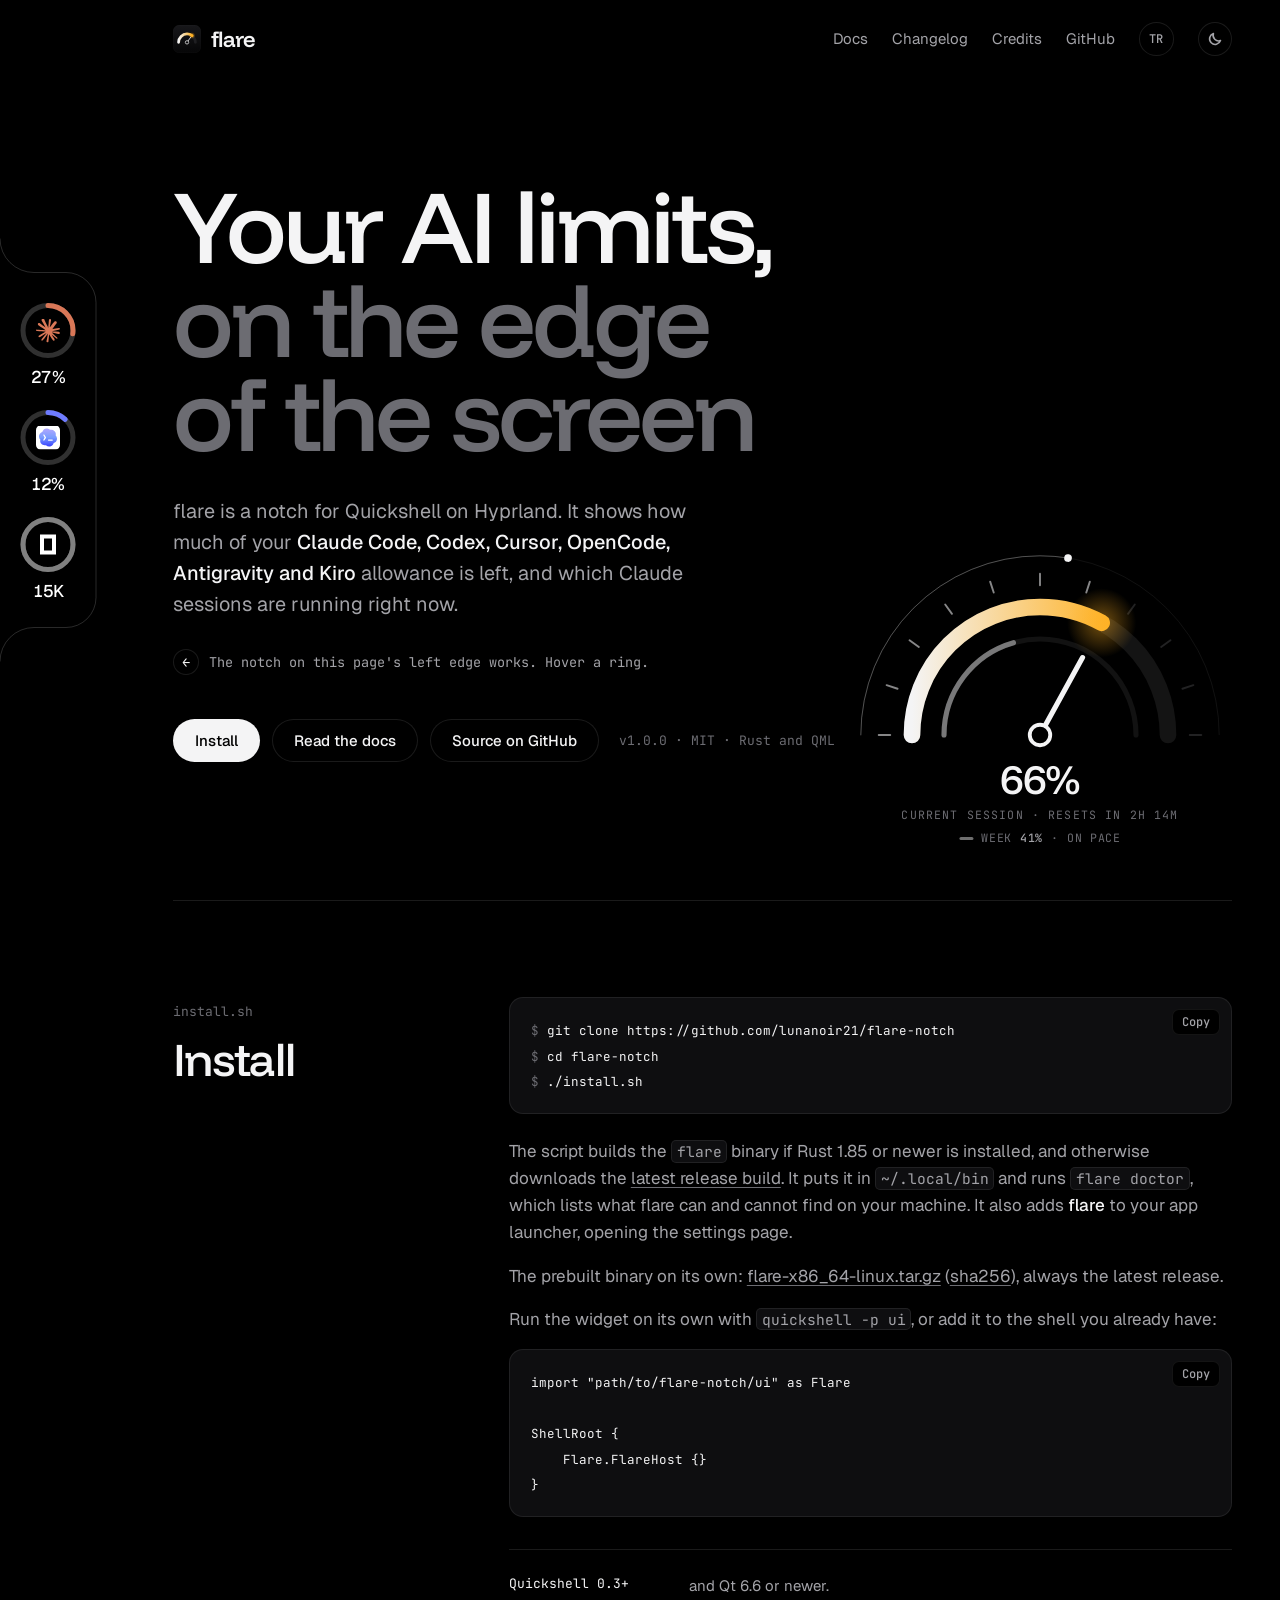
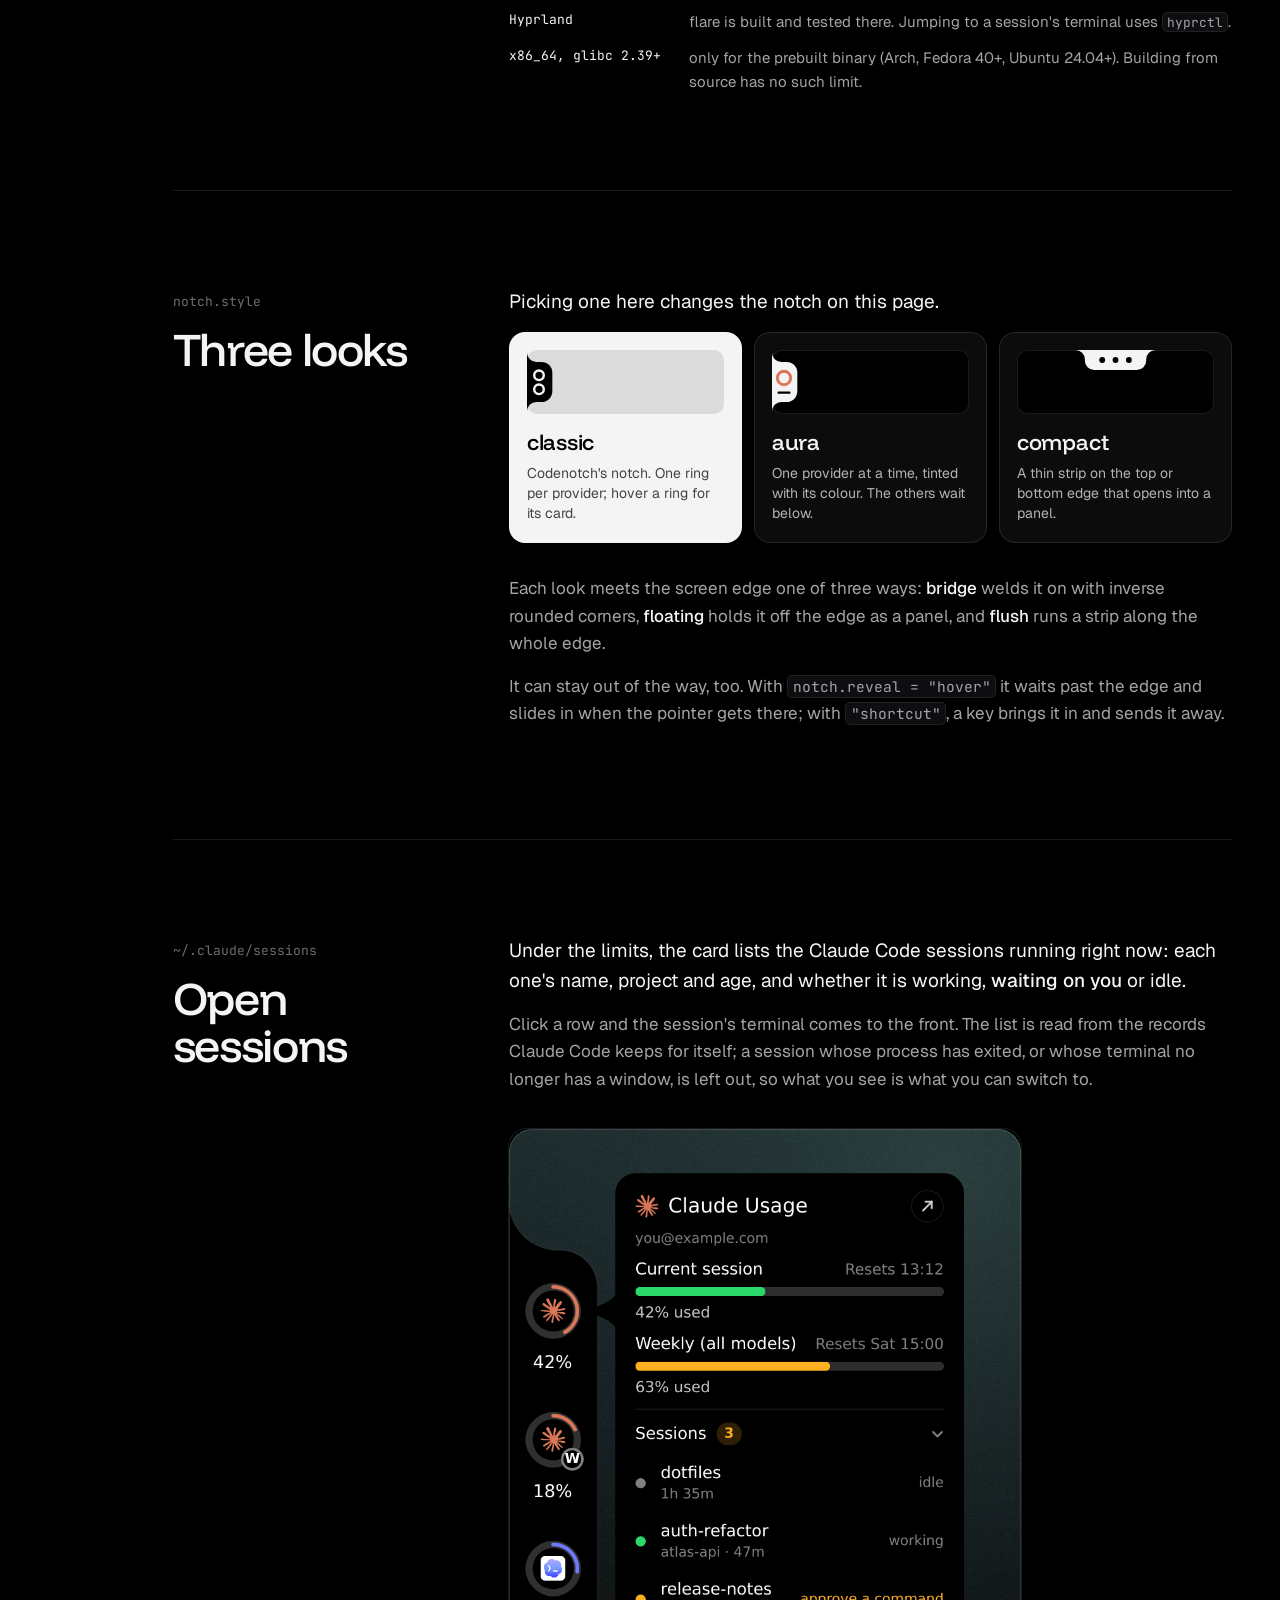
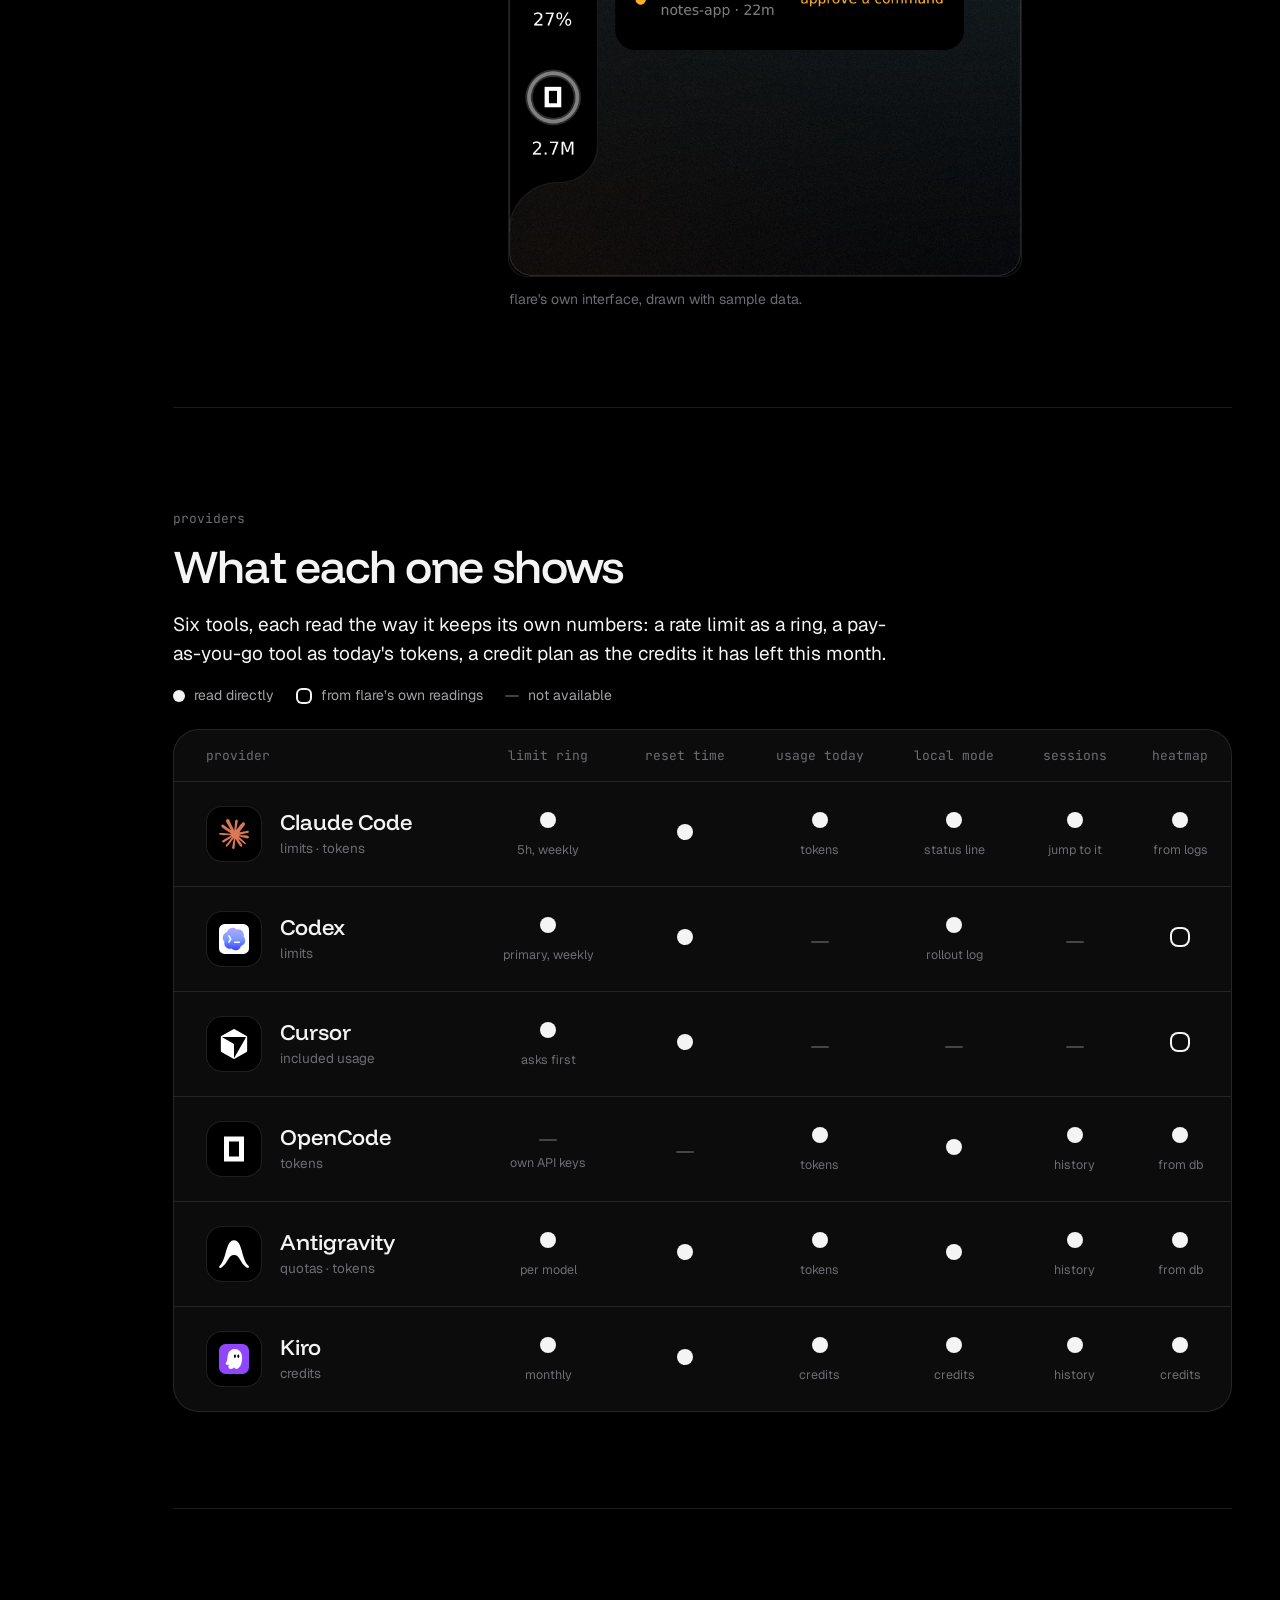
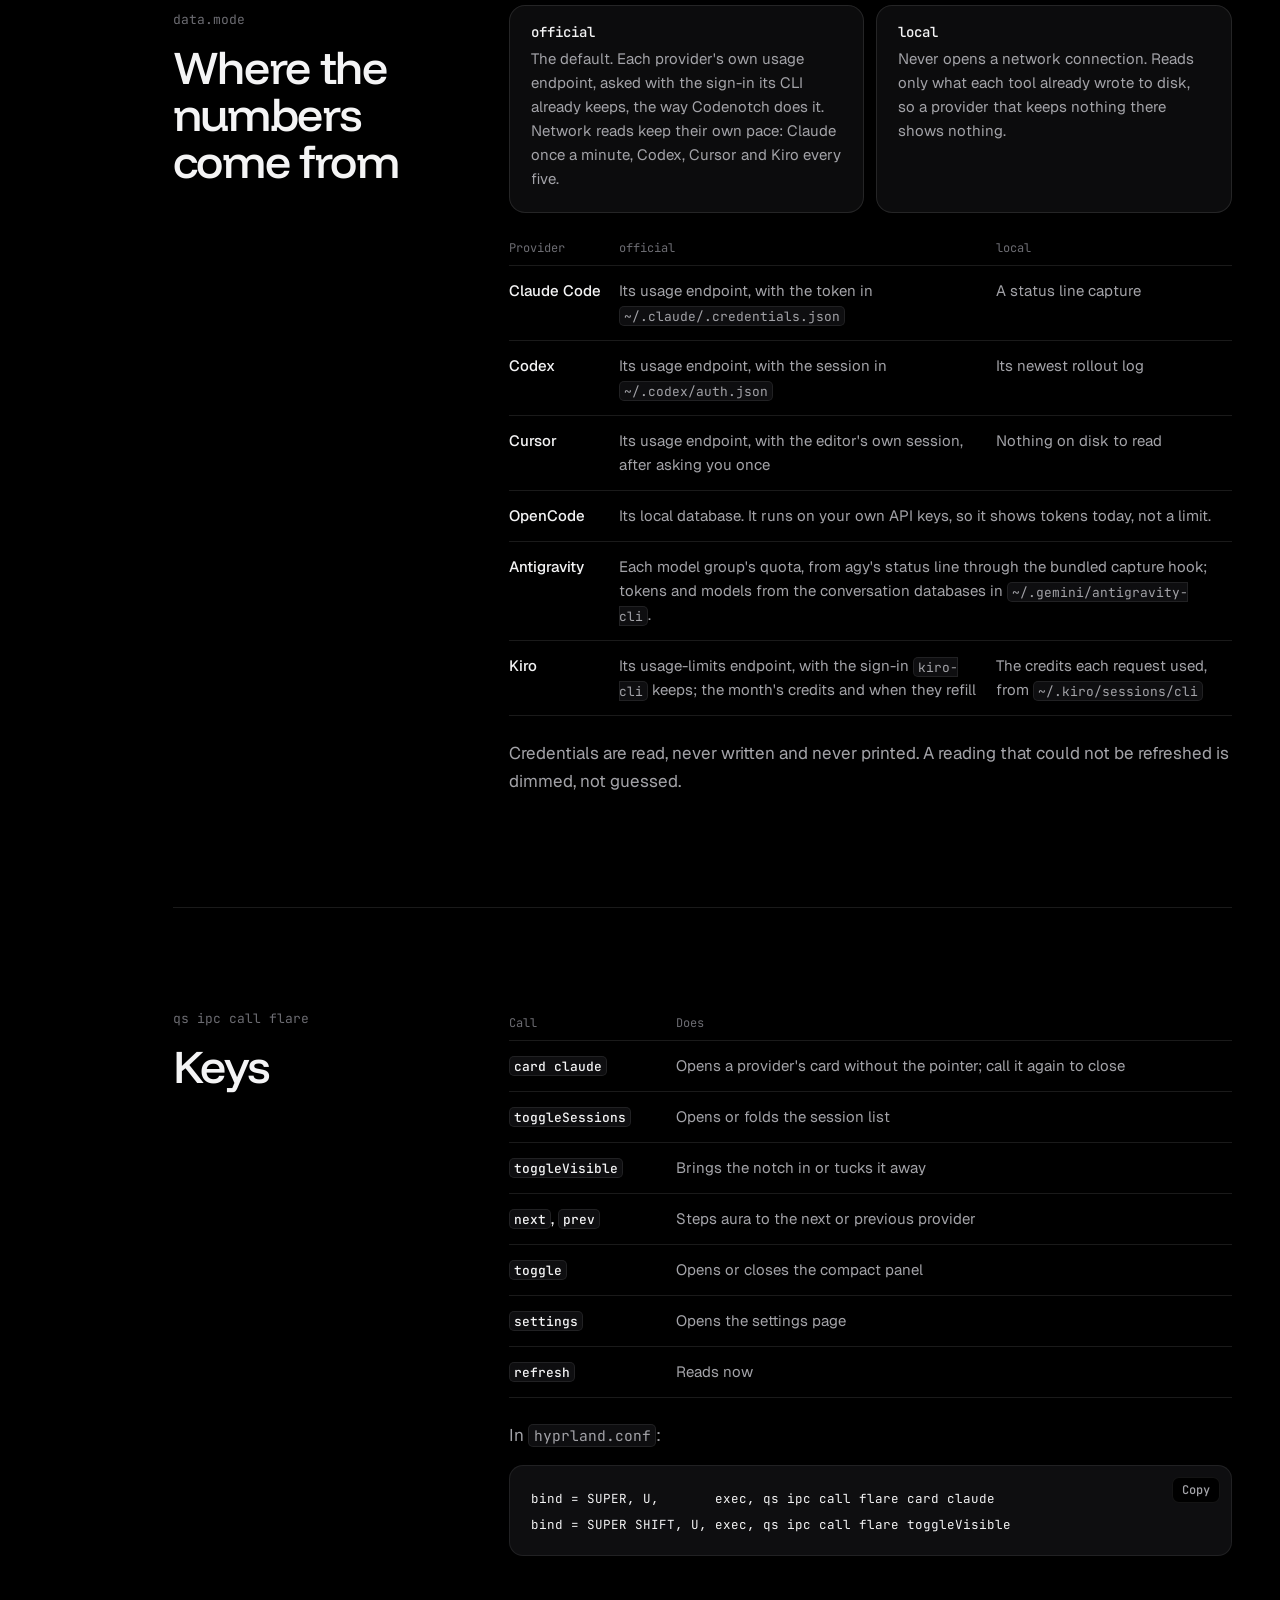
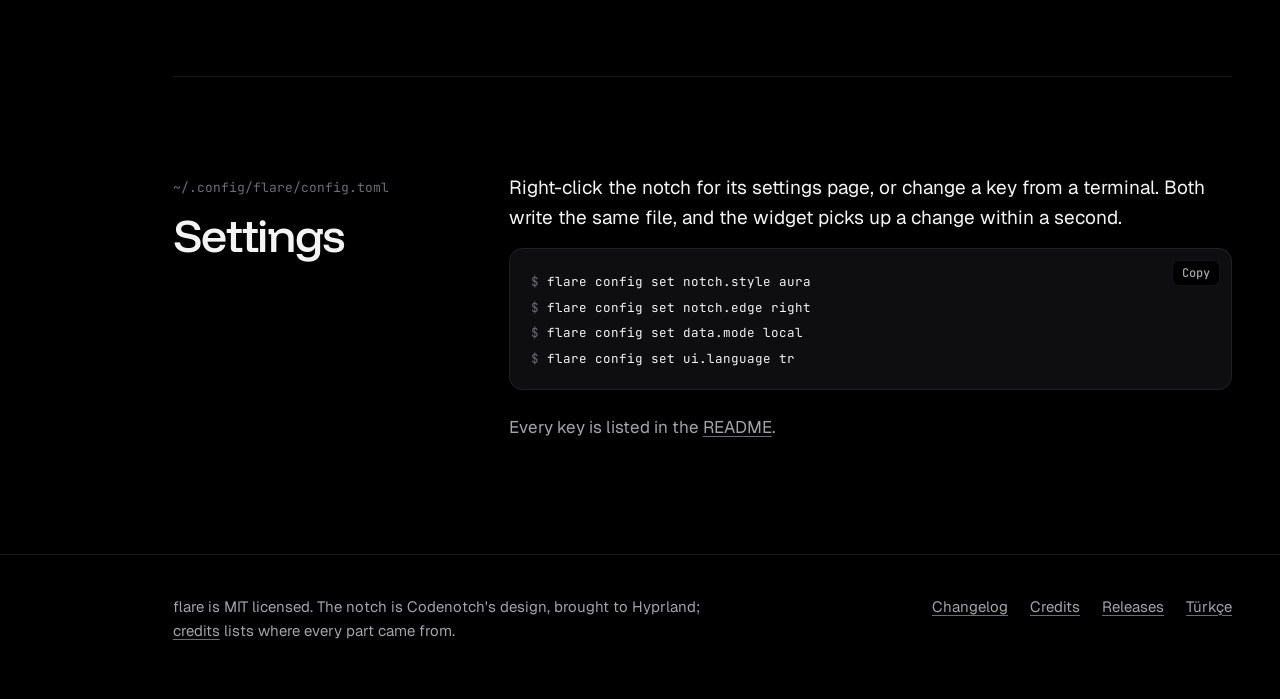
<file: docs/index.html>
<!doctype html>
<html lang="en">
<head>
  <meta charset="utf-8">
  <meta name="viewport" content="width=device-width, initial-scale=1">
  <title data-i18n="idx-head.1">flare — AI usage notch for Hyprland</title>
  <meta name="description" data-i18n-attr="content:idx-head.desc" content="flare is a notch for Quickshell on Hyprland that shows how much of your Claude Code, Codex, Cursor, OpenCode, Antigravity and Kiro allowance is left, and which Claude sessions are running.">
  <meta name="theme-color" content="#000000">
  <meta property="og:title" data-i18n-attr="content:idx-head.1" content="flare — AI usage notch for Hyprland">
  <meta property="og:description" data-i18n-attr="content:idx-head.ogdesc" content="Your Claude Code, Codex, Cursor, OpenCode, Antigravity and Kiro limits, on the edge of the screen.">
  <meta property="og:image" content="https://lunanoir21.github.io/flare-notch/cover.png">
  <meta name="twitter:card" content="summary_large_image">
  <script>try { if (localStorage.getItem("flare-theme") === "light") document.documentElement.dataset.theme = "light"; } catch (e) {}</script>
  <script>
    (function () {
      var root = document.documentElement, known = /^(en|tr)$/, asked = new URLSearchParams(location.search).get("lang"), saved = null;
      try { saved = localStorage.getItem("flare-lang"); } catch (e) {}
      var lang = known.test(asked) ? asked : known.test(saved) ? saved : /^tr\b/i.test(navigator.language || "") ? "tr" : "en";
      if (asked === lang) try { localStorage.setItem("flare-lang", lang); } catch (e) {}
      root.dataset.lang = lang;
      if (lang !== "en") {
        root.classList.add("i18n-pending");
        setTimeout(function () { root.classList.remove("i18n-pending"); }, 2000);
      }
    })();
  </script>
  <link rel="alternate" hreflang="en" href="https://lunanoir21.github.io/flare-notch/index.html?lang=en">
  <link rel="alternate" hreflang="tr" href="https://lunanoir21.github.io/flare-notch/index.html?lang=tr">
  <link rel="icon" href="assets/flare.svg" type="image/svg+xml">
  <link rel="preconnect" href="https://fonts.googleapis.com">
  <link rel="preconnect" href="https://fonts.gstatic.com" crossorigin>
  <link href="https://fonts.googleapis.com/css2?family=Funnel+Display:wght@400;500;600&family=Geist:wght@400;500;600&family=JetBrains+Mono:wght@400;500&display=swap" rel="stylesheet">
  <link rel="stylesheet" href="site.css">
</head>
<body>
  <a class="skip" href="#main">Skip to content</a>

  <header class="top">
    <a class="wordmark" href="./"><img src="assets/flare.svg" alt="" width="28" height="28">flare</a>
    <nav aria-label="Site">
      <a href="docs.html" data-i18n="nav.2">Docs</a>
      <a href="changelog.html" data-i18n="nav.3">Changelog</a>
      <a href="credits.html" data-i18n="nav.4">Credits</a>
      <a class="wide" href="https://github.com/lunanoir21/flare-notch">GitHub</a>
      <button class="theme" type="button" aria-label="Switch to the white theme">
        <svg class="moon" viewBox="0 0 16 16" aria-hidden="true"><path d="M13.5 9.6A5.6 5.6 0 0 1 6.4 2.5a5.6 5.6 0 1 0 7.1 7.1Z"/></svg>
        <svg class="sun" viewBox="0 0 16 16" aria-hidden="true"><circle cx="8" cy="8" r="3"/><path d="M8 1v1.5M8 13.5V15M1 8h1.5M13.5 8H15M3 3l1.1 1.1M11.9 11.9 13 13M3 13l1.1-1.1M11.9 4.1 13 3"/></svg>
      </button>
    </nav>
  </header>

  <main id="main">
    <section class="hero" aria-labelledby="title">
      <div class="hero-art" aria-hidden="true">
      <svg class="hero-gauge" viewBox="0 0 600 520" focusable="false" style="--v: 66; --w: 41; --t: 55">
        <defs>
          <linearGradient id="gauge-fill" gradientUnits="userSpaceOnUse" x1="100" y1="0" x2="420" y2="0">
            <stop class="from" offset="0"/>
            <stop class="to" offset="1"/>
          </linearGradient>
          <radialGradient id="gauge-glow">
            <stop class="tip-colour" offset="0" stop-opacity="0.9"/>
            <stop class="tip-colour" offset="1" stop-opacity="0"/>
          </radialGradient>
        </defs>
        <path class="orbit" d="M20 400a280 280 0 0 1 560 0" pathLength="100"/>
        <path class="time" d="M20 400a280 280 0 0 1 560 0" pathLength="100"/>
        <g class="clock"><circle cx="300" cy="120" r="6"/></g>
        <g class="ticks">
          <line x1="300" y1="148" x2="300" y2="166" data-at="0" transform="rotate(-90 300 400)"/>
          <line x1="300" y1="148" x2="300" y2="166" data-at="10" transform="rotate(-72 300 400)"/>
          <line x1="300" y1="148" x2="300" y2="166" data-at="20" transform="rotate(-54 300 400)"/>
          <line x1="300" y1="148" x2="300" y2="166" data-at="30" transform="rotate(-36 300 400)"/>
          <line x1="300" y1="148" x2="300" y2="166" data-at="40" transform="rotate(-18 300 400)"/>
          <line x1="300" y1="148" x2="300" y2="166" data-at="50" transform="rotate(0 300 400)"/>
          <line x1="300" y1="148" x2="300" y2="166" data-at="60" transform="rotate(18 300 400)"/>
          <line x1="300" y1="148" x2="300" y2="166" data-at="70" transform="rotate(36 300 400)"/>
          <line x1="300" y1="148" x2="300" y2="166" data-at="80" transform="rotate(54 300 400)"/>
          <line x1="300" y1="148" x2="300" y2="166" data-at="90" transform="rotate(72 300 400)"/>
          <line x1="300" y1="148" x2="300" y2="166" data-at="100" transform="rotate(90 300 400)"/>
        </g>
        <path class="track" d="M100 400a200 200 0 0 1 400 0"/>
        <path class="fill" d="M100 400a200 200 0 0 1 400 0" pathLength="100"/>
        <path class="week-track" d="M150 400a150 150 0 0 1 300 0"/>
        <path class="week" d="M150 400a150 150 0 0 1 300 0" pathLength="100"/>
        <g class="tip"><circle class="glow" cx="300" cy="200" r="54"/></g>
        <g class="needle"><line x1="300" y1="400" x2="300" y2="262"/></g>
        <circle class="hub" cx="300" cy="400" r="16"/>
      </svg>
      <div class="hero-readout">
        <span class="figure" data-figure>66%</span>
        <span class="caption" data-caption data-i18n="idx-hero.caption">current session · resets in 2h 14m</span>
        <span class="week-line"><i class="swatch"></i><span data-i18n="ui.week">week</span> <b data-week>41%</b> · <span data-pace data-i18n="ui.onPace">on pace</span></span>
      </div>
      </div>
      <h1 id="title" data-i18n="idx-stack.1"><span class="line">Your AI limits,</span> <span class="quiet line">on the edge of the screen</span></h1>
      <p class="lede rise" style="--d: 3" data-i18n="idx-stack.2">flare is a notch for Quickshell on Hyprland. It shows how much of your <strong>Claude Code, Codex, Cursor, OpenCode, Antigravity and Kiro</strong> allowance is left, and which Claude sessions are running right now.</p>
      <p class="pointer rise" style="--d: 4" data-dir="left" data-i18n="idx-stack.3"><span class="arrow" aria-hidden="true">←</span> <span class="words">The notch on this page's left edge works. Hover a ring.</span></p>
      <div class="actions rise" style="--d: 5">
        <a class="button solid" href="#install" data-i18n="idx-cta.install">Install</a>
        <a class="button line" href="docs.html" data-i18n="idx-cta.docs">Read the docs</a>
        <a class="button line" href="https://github.com/lunanoir21/flare-notch" data-i18n="idx-cta.source">Source on GitHub</a>
        <span class="meta"><span data-version>v1.0.0</span> · MIT · <span data-i18n="idx-cta.stack">Rust and QML</span></span>
      </div>
    </section>

    <section class="section" id="install" aria-labelledby="install-title">
      <div class="section-head">
        <span class="tag" data-i18n="idx-install.1">install.sh</span>
        <h2 id="install-title" data-i18n="idx-install.2">Install</h2>
      </div>
      <div class="section-body">
<pre class="copyable"><code><span class="prompt">$ </span>git clone https://github.com/lunanoir21/flare-notch</code>
<code><span class="prompt">$ </span>cd flare-notch</code>
<code><span class="prompt">$ </span>./install.sh</code></pre>
        <p data-i18n="idx-install.3">The script builds the <code>flare</code> binary if Rust 1.85 or newer is installed, and otherwise downloads the <a href="https://github.com/lunanoir21/flare-notch/releases/latest">latest release build</a>. It puts it in <code>~/.local/bin</code> and runs <code>flare doctor</code>, which lists what flare can and cannot find on your machine. It also adds <strong>flare</strong> to your app launcher, opening the settings page.</p>
        <p data-i18n="idx-install.4">The prebuilt binary on its own: <a href="https://github.com/lunanoir21/flare-notch/releases/latest/download/flare-x86_64-linux.tar.gz">flare-x86_64-linux.tar.gz</a> (<a href="https://github.com/lunanoir21/flare-notch/releases/latest/download/flare-x86_64-linux.tar.gz.sha256">sha256</a>), always the latest release.</p>
        <p data-i18n="idx-install.5">Run the widget on its own with <code>quickshell -p ui</code>, or add it to the shell you already have:</p>
<pre class="copyable"><code>import "path/to/flare-notch/ui" as Flare

ShellRoot {
    Flare.FlareHost {}
}</code></pre>
        <dl class="needs">
          <dt>Quickshell 0.3+</dt><dd data-i18n="idx-install.7">and Qt 6.6 or newer.</dd>
          <dt>Hyprland</dt><dd data-i18n="idx-install.9">flare is built and tested there. Jumping to a session's terminal uses <code>hyprctl</code>.</dd>
          <dt>x86_64, glibc 2.39+</dt><dd data-i18n="idx-install.11">only for the prebuilt binary (Arch, Fedora 40+, Ubuntu 24.04+). Building from source has no such limit.</dd>
        </dl>
      </div>
    </section>

    <section class="section" id="looks" aria-labelledby="looks-title">
      <div class="section-head">
        <span class="tag" data-i18n="idx-looks.1">notch.style</span>
        <h2 id="looks-title" data-i18n="idx-looks.2">Three looks</h2>
      </div>
      <div class="section-body">
        <p class="lead" data-i18n="idx-looks.3">Picking one here changes the notch on this page.</p>
        <div class="looks" role="group" aria-label="Notch style" data-i18n-attr="aria-label:idx-looks.aria">
          <button class="look" type="button" data-look="classic" aria-pressed="true">
            <span class="pic" aria-hidden="true"><svg viewBox="0 0 120 48" preserveAspectRatio="xMinYMid meet"><path class="n" d="M0 2a7 7 0 0 0 7 7h4a8 8 0 0 1 8 8v14a8 8 0 0 1-8 8H7a7 7 0 0 0-7 7Z"/><circle class="d" cx="9" cy="19" r="3.6"/><circle class="d" cx="9" cy="29.5" r="3.6"/></svg></span>
            <span class="name">classic</span>
            <span class="what">Codenotch's notch. One ring per provider; hover a ring for its card.</span>
          </button>
          <button class="look" type="button" data-look="aura" aria-pressed="false">
            <span class="pic" aria-hidden="true"><svg viewBox="0 0 120 48" preserveAspectRatio="xMinYMid meet"><path class="n" d="M0 2a7 7 0 0 0 7 7h4a8 8 0 0 1 8 8v14a8 8 0 0 1-8 8H7a7 7 0 0 0-7 7Z"/><circle class="a" cx="9" cy="21" r="5"/><path class="d" d="M5 32h8"/></svg></span>
            <span class="name">aura</span>
            <span class="what">One provider at a time, tinted with its colour. The others wait below.</span>
          </button>
          <button class="look" type="button" data-look="compact" aria-pressed="false">
            <span class="pic" aria-hidden="true"><svg viewBox="0 0 120 48" preserveAspectRatio="xMidYMin meet"><path class="n" d="M30 0a7 7 0 0 1 7 7v1a7 7 0 0 0 7 7h32a7 7 0 0 0 7-7V7a7 7 0 0 1 7-7Z"/><circle class="f" cx="50" cy="7.5" r="2.2"/><circle class="f" cx="60" cy="7.5" r="2.2"/><circle class="f" cx="70" cy="7.5" r="2.2"/></svg></span>
            <span class="name">compact</span>
            <span class="what">A thin strip on the top or bottom edge that opens into a panel.</span>
          </button>
        </div>
        <p data-i18n="idx-looks.4">Each look meets the screen edge one of three ways: <strong>bridge</strong> welds it on with inverse rounded corners, <strong>floating</strong> holds it off the edge as a panel, and <strong>flush</strong> runs a strip along the whole edge.</p>
        <p data-i18n="idx-looks.5">It can stay out of the way, too. With <code>notch.reveal = "hover"</code> it waits past the edge and slides in when the pointer gets there; with <code>"shortcut"</code>, a key brings it in and sends it away.</p>
      </div>
    </section>

    <section class="section" id="sessions" aria-labelledby="sessions-title">
      <div class="section-head">
        <span class="tag" data-i18n="idx-sessions.1">~/.claude/sessions</span>
        <h2 id="sessions-title" data-i18n="idx-sessions.2">Open sessions</h2>
      </div>
      <div class="section-body">
        <p class="lead" data-i18n="idx-sessions.3">Under the limits, the card lists the Claude Code sessions running right now: each one's name, project and age, and whether it is working, <strong>waiting on you</strong> or idle.</p>
        <p data-i18n="idx-sessions.4">Click a row and the session's terminal comes to the front. The list is read from the records Claude Code keeps for itself; a session whose process has exited, or whose terminal no longer has a window, is left out, so what you see is what you can switch to.</p>
        <figure class="shot">
          <img src="screenshots/sessions.png" width="405" height="591" alt="flare's hover card beside the notch, showing two limits and three open sessions, one waiting on you" loading="lazy">
          <figcaption data-i18n="idx-sessions.5">flare's own interface, drawn with sample data.</figcaption>
        </figure>
      </div>
    </section>

    <section class="section stacked" id="providers" aria-labelledby="providers-title">
      <div class="section-head">
        <span class="tag" data-i18n="idx-providers.1">providers</span>
        <h2 id="providers-title" data-i18n="idx-providers.2">What each one shows</h2>
      </div>
      <div class="section-body wide">
        <p class="lead" data-i18n="idx-providers.3">Six tools, each read the way it keeps its own numbers: a rate limit as a ring, a pay-as-you-go tool as today's tokens, a credit plan as the credits it has left this month.</p>
        <ul class="cap-legend" aria-label="Legend" data-i18n-attr="aria-label:idx-providers.legend">
          <li data-i18n="idx-providers.4"><span class="cap full" aria-hidden="true"></span>read directly</li>
          <li data-i18n="idx-providers.5"><span class="cap ring" aria-hidden="true"></span>from flare’s own readings</li>
          <li data-i18n="idx-providers.6"><span class="cap none" aria-hidden="true"></span>not available</li>
        </ul>
        <table class="matrix">
          <thead>
            <tr><th scope="col" data-i18n="idx-providers.7">provider</th><th scope="col" data-i18n="idx-providers.8">limit ring</th><th scope="col" data-i18n="idx-providers.9">reset time</th><th scope="col" data-i18n="idx-providers.10">usage today</th><th scope="col" data-i18n="idx-providers.11">local mode</th><th scope="col" data-i18n="idx-providers.12">sessions</th><th scope="col" data-i18n="idx-providers.13">heatmap</th></tr>
          </thead>
          <tbody>
            <tr style="--aura: #D97757">
              <th scope="row"><span class="who"><span class="tile"><img src="assets/logos/claude.svg" alt="" width="22" height="22"></span><span><span class="name">Claude Code</span><span class="unit">limits · tokens</span></span></span></th>
              <td><span class="cap full" aria-hidden="true"></span><span class="sr" data-i18n="idx-providers.15">Read directly</span><small>5h, weekly</small></td><td><span class="cap full" aria-hidden="true"></span><span class="sr" data-i18n="idx-providers.16">Read directly</span></td><td><span class="cap full" aria-hidden="true"></span><span class="sr" data-i18n="idx-providers.17">Read directly</span><small>tokens</small></td><td><span class="cap full" aria-hidden="true"></span><span class="sr" data-i18n="idx-providers.18">Read directly</span><small>status line</small></td><td><span class="cap full" aria-hidden="true"></span><span class="sr" data-i18n="idx-providers.19">Read directly</span><small>jump to it</small></td><td><span class="cap full" aria-hidden="true"></span><span class="sr" data-i18n="idx-providers.20">Read directly</span><small>from logs</small></td>
            </tr>
            <tr style="--aura: #6E7BFF">
              <th scope="row"><span class="who"><span class="tile"><img src="assets/logos/codex.svg" alt="" width="22" height="22"></span><span><span class="name">Codex</span><span class="unit">limits</span></span></span></th>
              <td><span class="cap full" aria-hidden="true"></span><span class="sr" data-i18n="idx-providers.22">Read directly</span><small>primary, weekly</small></td><td><span class="cap full" aria-hidden="true"></span><span class="sr" data-i18n="idx-providers.23">Read directly</span></td><td><span class="cap none" aria-hidden="true"></span><span class="sr" data-i18n="idx-providers.24">Not available</span></td><td><span class="cap full" aria-hidden="true"></span><span class="sr" data-i18n="idx-providers.25">Read directly</span><small>rollout log</small></td><td><span class="cap none" aria-hidden="true"></span><span class="sr" data-i18n="idx-providers.26">Not available</span></td><td><span class="cap ring" aria-hidden="true"></span><span class="sr" data-i18n="idx-providers.27">From flare’s own readings</span></td>
            </tr>
            <tr style="--aura: #3DD6C6">
              <th scope="row"><span class="who"><span class="tile"><img src="assets/logos/cursor.svg" alt="" width="22" height="22"></span><span><span class="name">Cursor</span><span class="unit">included usage</span></span></span></th>
              <td><span class="cap full" aria-hidden="true"></span><span class="sr" data-i18n="idx-providers.29">Read directly</span><small>asks first</small></td><td><span class="cap full" aria-hidden="true"></span><span class="sr" data-i18n="idx-providers.30">Read directly</span></td><td><span class="cap none" aria-hidden="true"></span><span class="sr" data-i18n="idx-providers.31">Not available</span></td><td><span class="cap none" aria-hidden="true"></span><span class="sr" data-i18n="idx-providers.32">Not available</span></td><td><span class="cap none" aria-hidden="true"></span><span class="sr" data-i18n="idx-providers.33">Not available</span></td><td><span class="cap ring" aria-hidden="true"></span><span class="sr" data-i18n="idx-providers.34">From flare’s own readings</span></td>
            </tr>
            <tr style="--aura: #C9CED6">
              <th scope="row"><span class="who"><span class="tile"><img src="assets/logos/opencode.svg" alt="" width="22" height="22"></span><span><span class="name">OpenCode</span><span class="unit">tokens</span></span></span></th>
              <td><span class="cap none" aria-hidden="true"></span><span class="sr" data-i18n="idx-providers.36">Not available</span><small>own API keys</small></td><td><span class="cap none" aria-hidden="true"></span><span class="sr" data-i18n="idx-providers.37">Not available</span></td><td><span class="cap full" aria-hidden="true"></span><span class="sr" data-i18n="idx-providers.38">Read directly</span><small>tokens</small></td><td><span class="cap full" aria-hidden="true"></span><span class="sr" data-i18n="idx-providers.39">Read directly</span></td><td><span class="cap full" aria-hidden="true"></span><span class="sr" data-i18n="idx-providers.40">Read directly</span><small>history</small></td><td><span class="cap full" aria-hidden="true"></span><span class="sr" data-i18n="idx-providers.41">Read directly</span><small>from db</small></td>
            </tr>
            <tr style="--aura: #4F8DF7">
              <th scope="row"><span class="who"><span class="tile"><img src="assets/logos/antigravity.svg" alt="" width="22" height="22"></span><span><span class="name">Antigravity</span><span class="unit">quotas · tokens</span></span></span></th>
              <td><span class="cap full" aria-hidden="true"></span><span class="sr" data-i18n="idx-providers.43">Read directly</span><small>per model</small></td><td><span class="cap full" aria-hidden="true"></span><span class="sr" data-i18n="idx-providers.44">Read directly</span></td><td><span class="cap full" aria-hidden="true"></span><span class="sr" data-i18n="idx-providers.45">Read directly</span><small>tokens</small></td><td><span class="cap full" aria-hidden="true"></span><span class="sr" data-i18n="idx-providers.46">Read directly</span></td><td><span class="cap full" aria-hidden="true"></span><span class="sr" data-i18n="idx-providers.47">Read directly</span><small>history</small></td><td><span class="cap full" aria-hidden="true"></span><span class="sr" data-i18n="idx-providers.48">Read directly</span><small>from db</small></td>
            </tr>
            <tr style="--aura: #9046FF">
              <th scope="row"><span class="who"><span class="tile"><img src="assets/logos/kiro.svg" alt="" width="22" height="22"></span><span><span class="name">Kiro</span><span class="unit">credits</span></span></span></th>
              <td><span class="cap full" aria-hidden="true"></span><span class="sr" data-i18n="idx-providers.50">Read directly</span><small>monthly</small></td><td><span class="cap full" aria-hidden="true"></span><span class="sr" data-i18n="idx-providers.51">Read directly</span></td><td><span class="cap full" aria-hidden="true"></span><span class="sr" data-i18n="idx-providers.52">Read directly</span><small>credits</small></td><td><span class="cap full" aria-hidden="true"></span><span class="sr" data-i18n="idx-providers.53">Read directly</span><small>credits</small></td><td><span class="cap full" aria-hidden="true"></span><span class="sr" data-i18n="idx-providers.54">Read directly</span><small>history</small></td><td><span class="cap full" aria-hidden="true"></span><span class="sr" data-i18n="idx-providers.55">Read directly</span><small>credits</small></td>
            </tr>
          </tbody>
        </table>
      </div>
    </section>

    <section class="section" id="numbers" aria-labelledby="numbers-title">
      <div class="section-head">
        <span class="tag" data-i18n="idx-numbers.1">data.mode</span>
        <h2 id="numbers-title" data-i18n="idx-numbers.2">Where the numbers come from</h2>
      </div>
      <div class="section-body">
        <div class="modes">
          <div>
            <h3 data-i18n="idx-numbers.3">official</h3>
            <p data-i18n="idx-numbers.4">The default. Each provider's own usage endpoint, asked with the sign-in its CLI already keeps, the way Codenotch does it. Network reads keep their own pace: Claude once a minute, Codex, Cursor and Kiro every five.</p>
          </div>
          <div>
            <h3 data-i18n="idx-numbers.5">local</h3>
            <p data-i18n="idx-numbers.6">Never opens a network connection. Reads only what each tool already wrote to disk, so a provider that keeps nothing there shows nothing.</p>
          </div>
        </div>
        <table class="table">
          <thead>
            <tr><th scope="col" data-i18n="idx-numbers.7">Provider</th><th scope="col">official</th><th scope="col">local</th></tr>
          </thead>
          <tbody>
            <tr><td>Claude Code</td><td data-i18n="idx-numbers.11">Its usage endpoint, with the token in <code>~/.claude/.credentials.json</code></td><td data-i18n="idx-numbers.12">A status line capture</td></tr>
            <tr><td>Codex</td><td data-i18n="idx-numbers.14">Its usage endpoint, with the session in <code>~/.codex/auth.json</code></td><td data-i18n="idx-numbers.15">Its newest rollout log</td></tr>
            <tr><td>Cursor</td><td data-i18n="idx-numbers.17">Its usage endpoint, with the editor's own session, after asking you once</td><td data-i18n="idx-numbers.18">Nothing on disk to read</td></tr>
            <tr><td>OpenCode</td><td colspan="2" data-i18n="idx-numbers.20">Its local database. It runs on your own API keys, so it shows tokens today, not a limit.</td></tr>
            <tr><td>Antigravity</td><td colspan="2" data-i18n="idx-numbers.22">Each model group's quota, from agy's status line through the bundled capture hook; tokens and models from the conversation databases in <code>~/.gemini/antigravity-cli</code>.</td></tr>
            <tr><td>Kiro</td><td data-i18n="idx-numbers.24">Its usage-limits endpoint, with the sign-in <code>kiro-cli</code> keeps; the month's credits and when they refill</td><td data-i18n="idx-numbers.25">The credits each request used, from <code>~/.kiro/sessions/cli</code></td></tr>
          </tbody>
        </table>
        <p data-i18n="idx-numbers.26">Credentials are read, never written and never printed. A reading that could not be refreshed is dimmed, not guessed.</p>
      </div>
    </section>

    <section class="section" id="keys" aria-labelledby="keys-title">
      <div class="section-head">
        <span class="tag" data-i18n="idx-keys.1">qs ipc call flare</span>
        <h2 id="keys-title" data-i18n="idx-keys.2">Keys</h2>
      </div>
      <div class="section-body">
        <table class="table">
          <thead>
            <tr><th scope="col" data-i18n="idx-keys.3">Call</th><th scope="col" data-i18n="idx-keys.4">Does</th></tr>
          </thead>
          <tbody>
            <tr><td><code>card claude</code></td><td data-i18n="idx-keys.5">Opens a provider's card without the pointer; call it again to close</td></tr>
            <tr><td><code>toggleSessions</code></td><td data-i18n="idx-keys.6">Opens or folds the session list</td></tr>
            <tr><td><code>toggleVisible</code></td><td data-i18n="idx-keys.7">Brings the notch in or tucks it away</td></tr>
            <tr><td><code>next</code>, <code>prev</code></td><td data-i18n="idx-keys.8">Steps aura to the next or previous provider</td></tr>
            <tr><td><code>toggle</code></td><td data-i18n="idx-keys.9">Opens or closes the compact panel</td></tr>
            <tr><td><code>settings</code></td><td data-i18n="idx-keys.10">Opens the settings page</td></tr>
            <tr><td><code>refresh</code></td><td data-i18n="idx-keys.11">Reads now</td></tr>
          </tbody>
        </table>
        <p data-i18n="idx-keys.12">In <code>hyprland.conf</code>:</p>
<pre class="copyable"><code>bind = SUPER, U,       exec, qs ipc call flare card claude</code>
<code>bind = SUPER SHIFT, U, exec, qs ipc call flare toggleVisible</code></pre>
      </div>
    </section>

    <section class="section" id="settings" aria-labelledby="settings-title">
      <div class="section-head">
        <span class="tag" data-i18n="idx-settings.1">~/.config/flare/config.toml</span>
        <h2 id="settings-title" data-i18n="idx-settings.2">Settings</h2>
      </div>
      <div class="section-body">
        <p class="lead" data-i18n="idx-settings.3">Right-click the notch for its settings page, or change a key from a terminal. Both write the same file, and the widget picks up a change within a second.</p>
<pre class="copyable"><code><span class="prompt">$ </span>flare config set notch.style aura</code>
<code><span class="prompt">$ </span>flare config set notch.edge right</code>
<code><span class="prompt">$ </span>flare config set data.mode local</code>
<code><span class="prompt">$ </span>flare config set ui.language tr</code></pre>
        <p data-i18n="idx-settings.4">Every key is listed in the <a href="https://github.com/lunanoir21/flare-notch#configuration">README</a>.</p>
      </div>
    </section>
  </main>

  <footer class="foot">
    <p data-i18n="idx-foot.1">flare is MIT licensed. The notch is Codenotch's design, brought to Hyprland; <a href="credits.html">credits</a> lists where every part came from.</p>
    <nav aria-label="Footer">
      <a href="changelog.html" data-i18n="idx-foot.2">Changelog</a>
      <a href="credits.html" data-i18n="idx-foot.3">Credits</a>
      <a href="https://github.com/lunanoir21/flare-notch/releases" data-i18n="idx-foot.4">Releases</a>
      <a href="https://github.com/lunanoir21/flare-notch/blob/main/README.tr.md" data-i18n="idx-foot.5">Türkçe</a>
    </nav>
  </footer>

  <script src="i18n/tr.js" defer></script>
  <script src="i18n.js" defer></script>
  <script src="news.js" defer></script>
  <script src="site.js" defer></script>
  <script src="motion.js" defer></script>
</body>
</html>
</file>
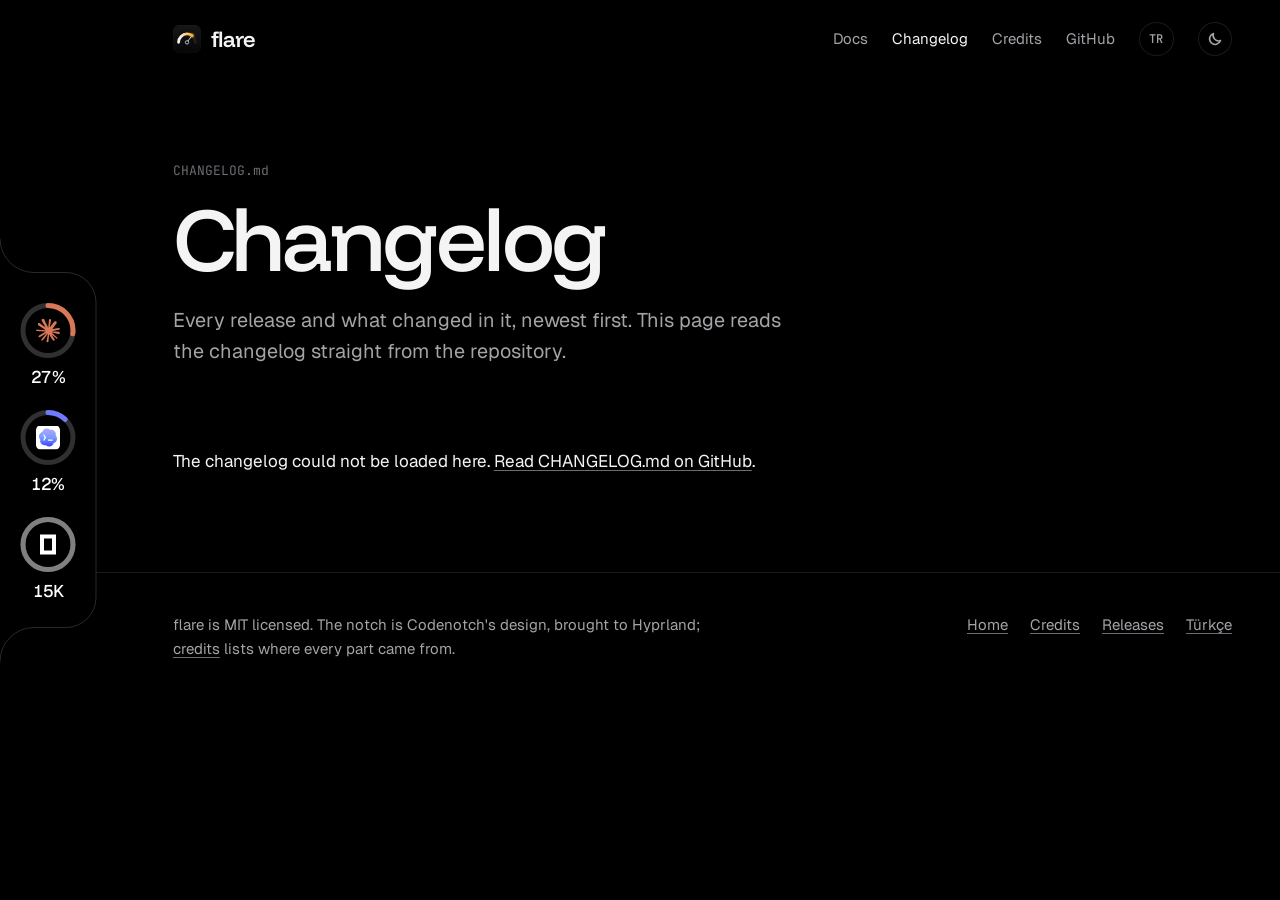
<file: docs/changelog.html>
<!doctype html>
<html lang="en">
<head>
  <meta charset="utf-8">
  <meta name="viewport" content="width=device-width, initial-scale=1">
  <title data-i18n="chg-head.1">Changelog — flare</title>
  <meta name="theme-color" content="#000000">
  <meta name="description" data-i18n-attr="content:chg-head.desc" content="Every flare release and what changed in it.">
  <script>try { if (localStorage.getItem("flare-theme") === "light") document.documentElement.dataset.theme = "light"; } catch (e) {}</script>
  <script>
    (function () {
      var root = document.documentElement, known = /^(en|tr)$/, asked = new URLSearchParams(location.search).get("lang"), saved = null;
      try { saved = localStorage.getItem("flare-lang"); } catch (e) {}
      var lang = known.test(asked) ? asked : known.test(saved) ? saved : /^tr\b/i.test(navigator.language || "") ? "tr" : "en";
      if (asked === lang) try { localStorage.setItem("flare-lang", lang); } catch (e) {}
      root.dataset.lang = lang;
      if (lang !== "en") {
        root.classList.add("i18n-pending");
        setTimeout(function () { root.classList.remove("i18n-pending"); }, 2000);
      }
    })();
  </script>
  <link rel="alternate" hreflang="en" href="https://lunanoir21.github.io/flare-notch/changelog.html?lang=en">
  <link rel="alternate" hreflang="tr" href="https://lunanoir21.github.io/flare-notch/changelog.html?lang=tr">
  <link rel="icon" href="assets/flare.svg" type="image/svg+xml">
  <link rel="preconnect" href="https://fonts.googleapis.com">
  <link rel="preconnect" href="https://fonts.gstatic.com" crossorigin>
  <link href="https://fonts.googleapis.com/css2?family=Funnel+Display:wght@400;500;600&family=Geist:wght@400;500;600&family=JetBrains+Mono:wght@400;500&display=swap" rel="stylesheet">
  <link rel="stylesheet" href="site.css">
</head>
<body>
  <a class="skip" href="#main">Skip to content</a>

  <header class="top">
    <a class="wordmark" href="./"><img src="assets/flare.svg" alt="" width="28" height="28">flare</a>
    <nav aria-label="Site">
      <a href="docs.html" data-i18n="nav.2">Docs</a>
      <a href="changelog.html" aria-current="page" data-i18n="nav.3">Changelog</a>
      <a href="credits.html" data-i18n="nav.4">Credits</a>
      <a class="wide" href="https://github.com/lunanoir21/flare-notch">GitHub</a>
      <button class="theme" type="button" aria-label="Switch to the white theme">
        <svg class="moon" viewBox="0 0 16 16" aria-hidden="true"><path d="M13.5 9.6A5.6 5.6 0 0 1 6.4 2.5a5.6 5.6 0 1 0 7.1 7.1Z"/></svg>
        <svg class="sun" viewBox="0 0 16 16" aria-hidden="true"><circle cx="8" cy="8" r="3"/><path d="M8 1v1.5M8 13.5V15M1 8h1.5M13.5 8H15M3 3l1.1 1.1M11.9 11.9 13 13M3 13l1.1-1.1M11.9 4.1 13 3"/></svg>
      </button>
    </nav>
  </header>

  <main id="main">
    <div class="page-head">
      <span class="tag" data-i18n="chg-divpage-head.1">CHANGELOG.md</span>
      <h1 data-i18n="chg-divpage-head.2">Changelog</h1>
      <p class="lede" data-i18n="chg-divpage-head.3">Every release and what changed in it, newest first. This page reads the changelog straight from the repository.</p>
    </div>
    <div class="log" id="log" aria-live="polite">
      <p data-i18n="chg-divpage-head.4">Loading the changelog…</p>
    </div>
  </main>

  <footer class="foot">
    <p data-i18n="chg-foot.1">flare is MIT licensed. The notch is Codenotch's design, brought to Hyprland; <a href="credits.html">credits</a> lists where every part came from.</p>
    <nav aria-label="Footer">
      <a href="./" data-i18n="chg-foot.2">Home</a>
      <a href="credits.html" data-i18n="chg-foot.3">Credits</a>
      <a href="https://github.com/lunanoir21/flare-notch/releases" data-i18n="chg-foot.4">Releases</a>
      <a href="https://github.com/lunanoir21/flare-notch/blob/main/README.tr.md" data-i18n="chg-foot.5">Türkçe</a>
    </nav>
  </footer>

  <script src="i18n/tr.js" defer></script>
  <script src="i18n.js" defer></script>
  <script src="news.js" defer></script>
  <script src="site.js" defer></script>
</body>
</html>
</file>
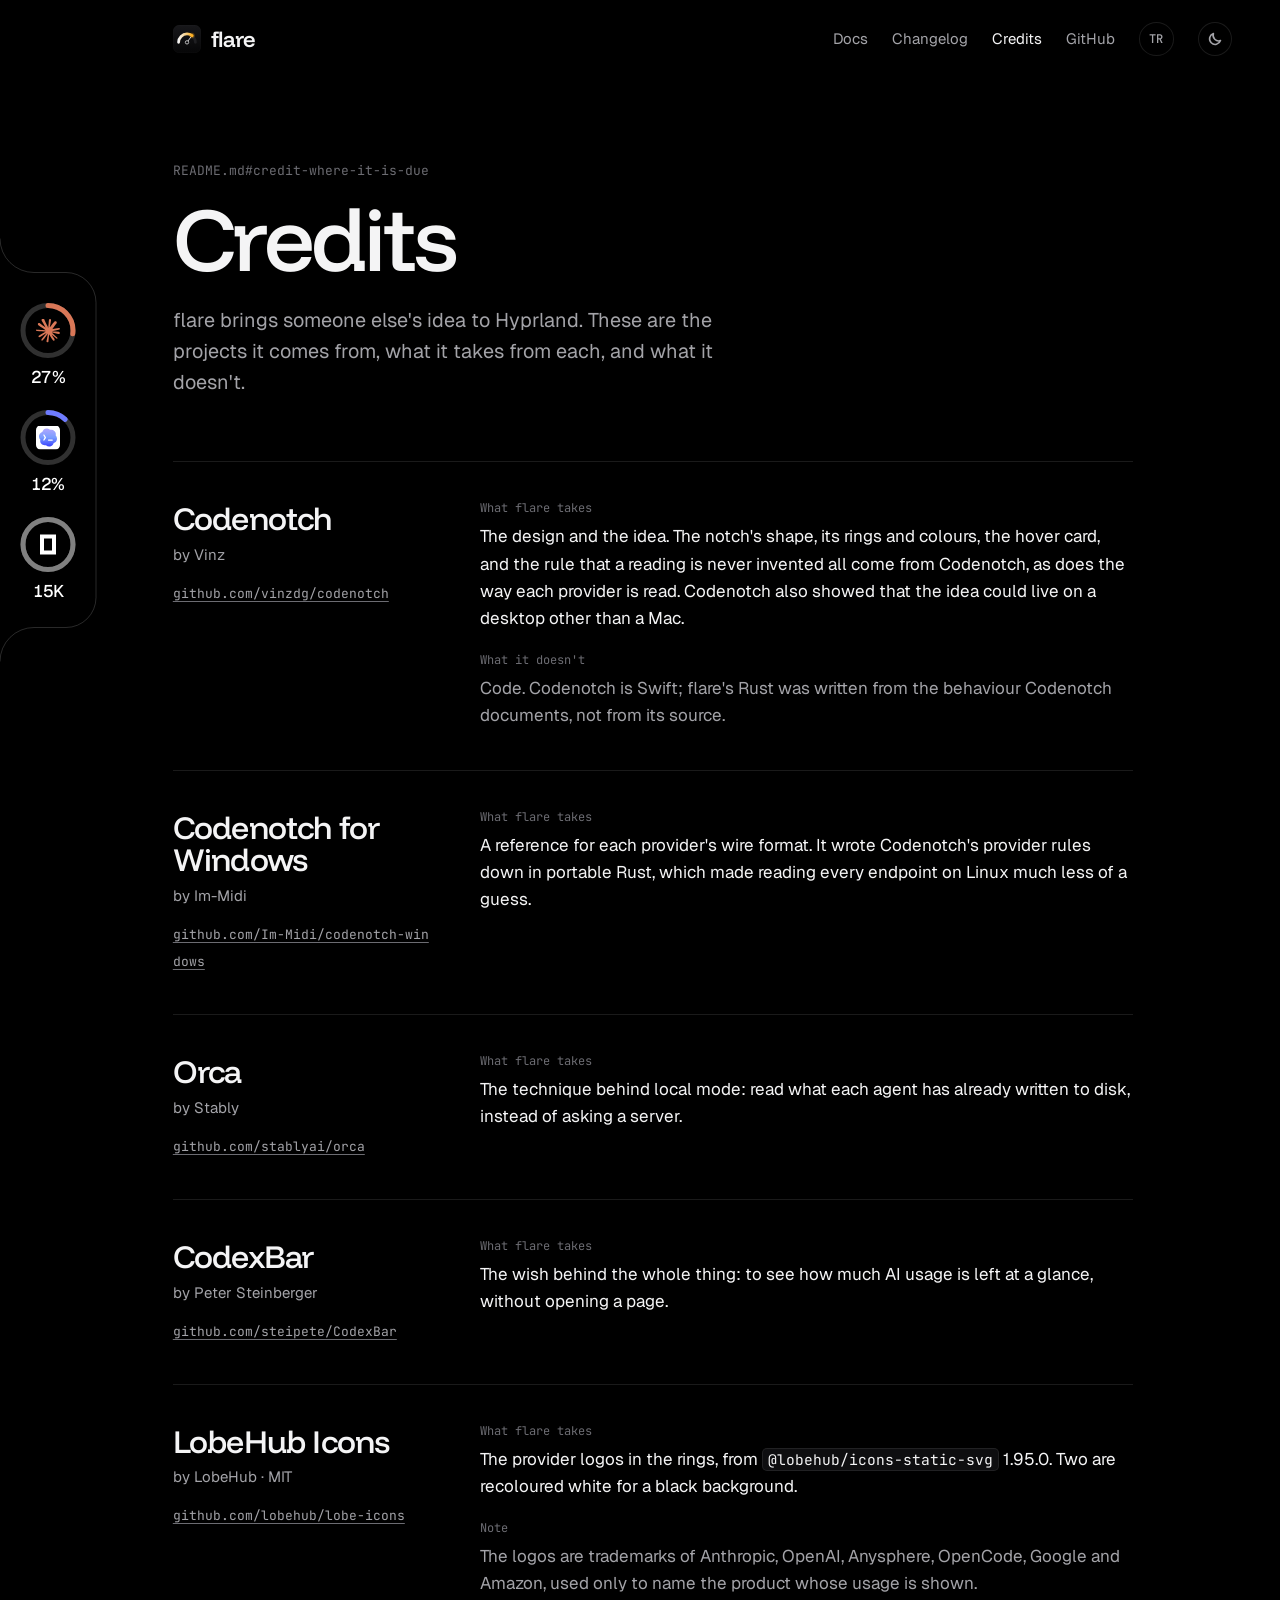
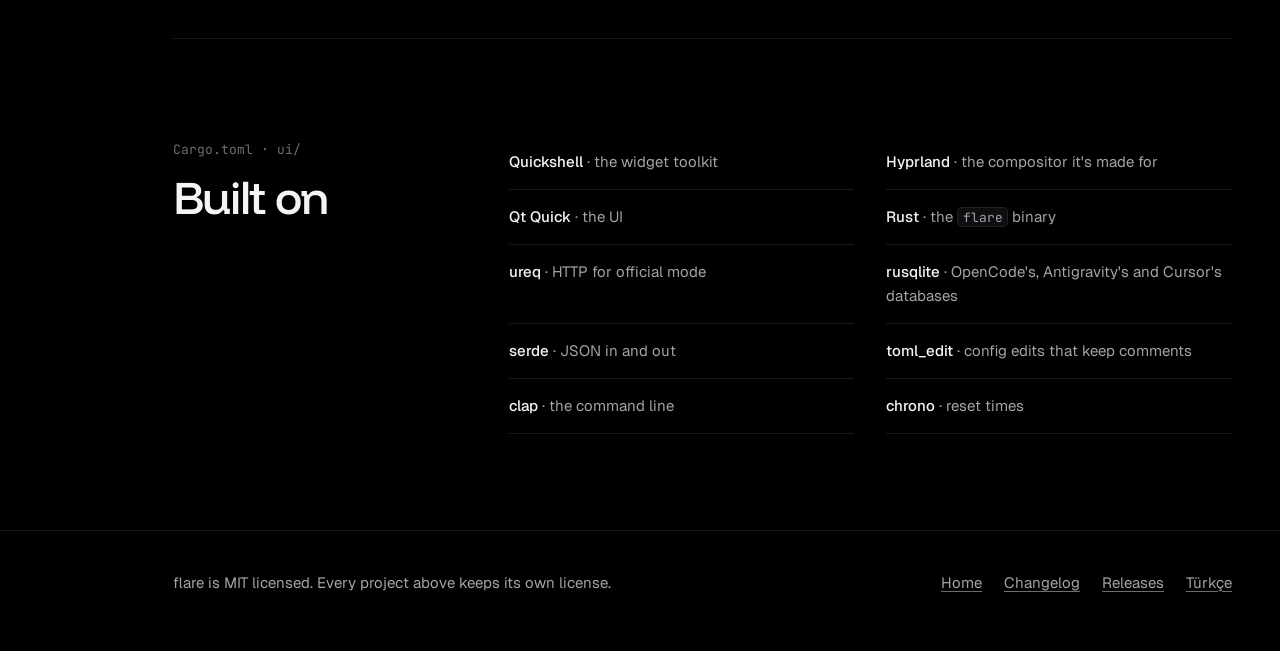
<file: docs/credits.html>
<!doctype html>
<html lang="en">
<head>
  <meta charset="utf-8">
  <meta name="viewport" content="width=device-width, initial-scale=1">
  <title data-i18n="cred-head.1">Credits — flare</title>
  <meta name="theme-color" content="#000000">
  <meta name="description" data-i18n-attr="content:cred-head.desc" content="The projects flare is built from and on, and what it takes from each.">
  <script>try { if (localStorage.getItem("flare-theme") === "light") document.documentElement.dataset.theme = "light"; } catch (e) {}</script>
  <script>
    (function () {
      var root = document.documentElement, known = /^(en|tr)$/, asked = new URLSearchParams(location.search).get("lang"), saved = null;
      try { saved = localStorage.getItem("flare-lang"); } catch (e) {}
      var lang = known.test(asked) ? asked : known.test(saved) ? saved : /^tr\b/i.test(navigator.language || "") ? "tr" : "en";
      if (asked === lang) try { localStorage.setItem("flare-lang", lang); } catch (e) {}
      root.dataset.lang = lang;
      if (lang !== "en") {
        root.classList.add("i18n-pending");
        setTimeout(function () { root.classList.remove("i18n-pending"); }, 2000);
      }
    })();
  </script>
  <link rel="alternate" hreflang="en" href="https://lunanoir21.github.io/flare-notch/credits.html?lang=en">
  <link rel="alternate" hreflang="tr" href="https://lunanoir21.github.io/flare-notch/credits.html?lang=tr">
  <link rel="icon" href="assets/flare.svg" type="image/svg+xml">
  <link rel="preconnect" href="https://fonts.googleapis.com">
  <link rel="preconnect" href="https://fonts.gstatic.com" crossorigin>
  <link href="https://fonts.googleapis.com/css2?family=Funnel+Display:wght@400;500;600&family=Geist:wght@400;500;600&family=JetBrains+Mono:wght@400;500&display=swap" rel="stylesheet">
  <link rel="stylesheet" href="site.css">
</head>
<body>
  <a class="skip" href="#main">Skip to content</a>

  <header class="top">
    <a class="wordmark" href="./"><img src="assets/flare.svg" alt="" width="28" height="28">flare</a>
    <nav aria-label="Site">
      <a href="docs.html" data-i18n="nav.2">Docs</a>
      <a href="changelog.html" data-i18n="nav.3">Changelog</a>
      <a href="credits.html" aria-current="page" data-i18n="nav.4">Credits</a>
      <a class="wide" href="https://github.com/lunanoir21/flare-notch">GitHub</a>
      <button class="theme" type="button" aria-label="Switch to the white theme">
        <svg class="moon" viewBox="0 0 16 16" aria-hidden="true"><path d="M13.5 9.6A5.6 5.6 0 0 1 6.4 2.5a5.6 5.6 0 1 0 7.1 7.1Z"/></svg>
        <svg class="sun" viewBox="0 0 16 16" aria-hidden="true"><circle cx="8" cy="8" r="3"/><path d="M8 1v1.5M8 13.5V15M1 8h1.5M13.5 8H15M3 3l1.1 1.1M11.9 11.9 13 13M3 13l1.1-1.1M11.9 4.1 13 3"/></svg>
      </button>
    </nav>
  </header>

  <main id="main">
    <div class="page-head">
      <span class="tag" data-i18n="cred-divpage-head.1">README.md#credit-where-it-is-due</span>
      <h1 data-i18n="cred-divpage-head.2">Credits</h1>
      <p class="lede" data-i18n="cred-divpage-head.3">flare brings someone else's idea to Hyprland. These are the projects it comes from, what it takes from each, and what it doesn't.</p>
    </div>

    <ul class="ledger">
      <li class="entry">
        <div>
          <h2>Codenotch</h2>
          <p class="by" data-i18n="cred-ulledger.2">by Vinz</p>
          <a class="link" href="https://github.com/vinzdg/codenotch">github.com/vinzdg/codenotch</a>
        </div>
        <dl>
          <dt data-i18n="cred-ulledger.3">What flare takes</dt>
          <dd data-i18n="cred-ulledger.4">The design and the idea. The notch's shape, its rings and colours, the hover card, and the rule that a reading is never invented all come from Codenotch, as does the way each provider is read. Codenotch also showed that the idea could live on a desktop other than a Mac.</dd>
          <dt data-i18n="cred-ulledger.5">What it doesn't</dt>
          <dd class="no" data-i18n="cred-ulledger.6">Code. Codenotch is Swift; flare's Rust was written from the behaviour Codenotch documents, not from its source.</dd>
        </dl>
      </li>

      <li class="entry">
        <div>
          <h2 data-i18n="cred-ulledger.7">Codenotch for Windows</h2>
          <p class="by" data-i18n="cred-ulledger.8">by Im-Midi</p>
          <a class="link" href="https://github.com/Im-Midi/codenotch-windows">github.com/Im-Midi/codenotch-windows</a>
        </div>
        <dl>
          <dt data-i18n="cred-ulledger.9">What flare takes</dt>
          <dd data-i18n="cred-ulledger.10">A reference for each provider's wire format. It wrote Codenotch's provider rules down in portable Rust, which made reading every endpoint on Linux much less of a guess.</dd>
        </dl>
      </li>

      <li class="entry">
        <div>
          <h2>Orca</h2>
          <p class="by" data-i18n="cred-ulledger.12">by Stably</p>
          <a class="link" href="https://github.com/stablyai/orca">github.com/stablyai/orca</a>
        </div>
        <dl>
          <dt data-i18n="cred-ulledger.13">What flare takes</dt>
          <dd data-i18n="cred-ulledger.14">The technique behind local mode: read what each agent has already written to disk, instead of asking a server.</dd>
        </dl>
      </li>

      <li class="entry">
        <div>
          <h2>CodexBar</h2>
          <p class="by" data-i18n="cred-ulledger.16">by Peter Steinberger</p>
          <a class="link" href="https://github.com/steipete/CodexBar">github.com/steipete/CodexBar</a>
        </div>
        <dl>
          <dt data-i18n="cred-ulledger.17">What flare takes</dt>
          <dd data-i18n="cred-ulledger.18">The wish behind the whole thing: to see how much AI usage is left at a glance, without opening a page.</dd>
        </dl>
      </li>

      <li class="entry">
        <div>
          <h2 data-i18n="cred-ulledger.19">LobeHub Icons</h2>
          <p class="by" data-i18n="cred-ulledger.20">by LobeHub · MIT</p>
          <a class="link" href="https://github.com/lobehub/lobe-icons">github.com/lobehub/lobe-icons</a>
        </div>
        <dl>
          <dt data-i18n="cred-ulledger.21">What flare takes</dt>
          <dd data-i18n="cred-ulledger.22">The provider logos in the rings, from <code>@lobehub/icons-static-svg</code> 1.95.0. Two are recoloured white for a black background.</dd>
          <dt data-i18n="cred-ulledger.23">Note</dt>
          <dd class="no" data-i18n="cred-ulledger.24">The logos are trademarks of Anthropic, OpenAI, Anysphere, OpenCode, Google and Amazon, used only to name the product whose usage is shown.</dd>
        </dl>
      </li>
    </ul>

    <section class="section" aria-labelledby="stack-title">
      <div class="section-head">
        <span class="tag" data-i18n="cred-stack.1">Cargo.toml · ui/</span>
        <h2 id="stack-title" data-i18n="cred-stack.2">Built on</h2>
      </div>
      <div class="section-body">
      <ul class="stack">
        <li data-i18n="cred-stack.3"><a href="https://quickshell.org">Quickshell</a> · the widget toolkit</li>
        <li data-i18n="cred-stack.4"><a href="https://hyprland.org">Hyprland</a> · the compositor it's made for</li>
        <li data-i18n="cred-stack.5"><a href="https://www.qt.io">Qt Quick</a> · the UI</li>
        <li data-i18n="cred-stack.6"><a href="https://www.rust-lang.org">Rust</a> · the <code>flare</code> binary</li>
        <li data-i18n="cred-stack.7"><a href="https://crates.io/crates/ureq">ureq</a> · HTTP for official mode</li>
        <li data-i18n="cred-stack.8"><a href="https://crates.io/crates/rusqlite">rusqlite</a> · OpenCode's, Antigravity's and Cursor's databases</li>
        <li data-i18n="cred-stack.9"><a href="https://crates.io/crates/serde">serde</a> · JSON in and out</li>
        <li data-i18n="cred-stack.10"><a href="https://crates.io/crates/toml_edit">toml_edit</a> · config edits that keep comments</li>
        <li data-i18n="cred-stack.11"><a href="https://crates.io/crates/clap">clap</a> · the command line</li>
        <li data-i18n="cred-stack.12"><a href="https://crates.io/crates/chrono">chrono</a> · reset times</li>
      </ul>
      </div>
    </section>
  </main>

  <footer class="foot">
    <p data-i18n="cred-foot.1">flare is MIT licensed. Every project above keeps its own license.</p>
    <nav aria-label="Footer">
      <a href="./" data-i18n="cred-foot.2">Home</a>
      <a href="changelog.html" data-i18n="cred-foot.3">Changelog</a>
      <a href="https://github.com/lunanoir21/flare-notch/releases" data-i18n="cred-foot.4">Releases</a>
      <a href="https://github.com/lunanoir21/flare-notch/blob/main/README.tr.md" data-i18n="cred-foot.5">Türkçe</a>
    </nav>
  </footer>

  <script src="i18n/tr.js" defer></script>
  <script src="i18n.js" defer></script>
  <script src="news.js" defer></script>
  <script src="site.js" defer></script>
</body>
</html>
</file>
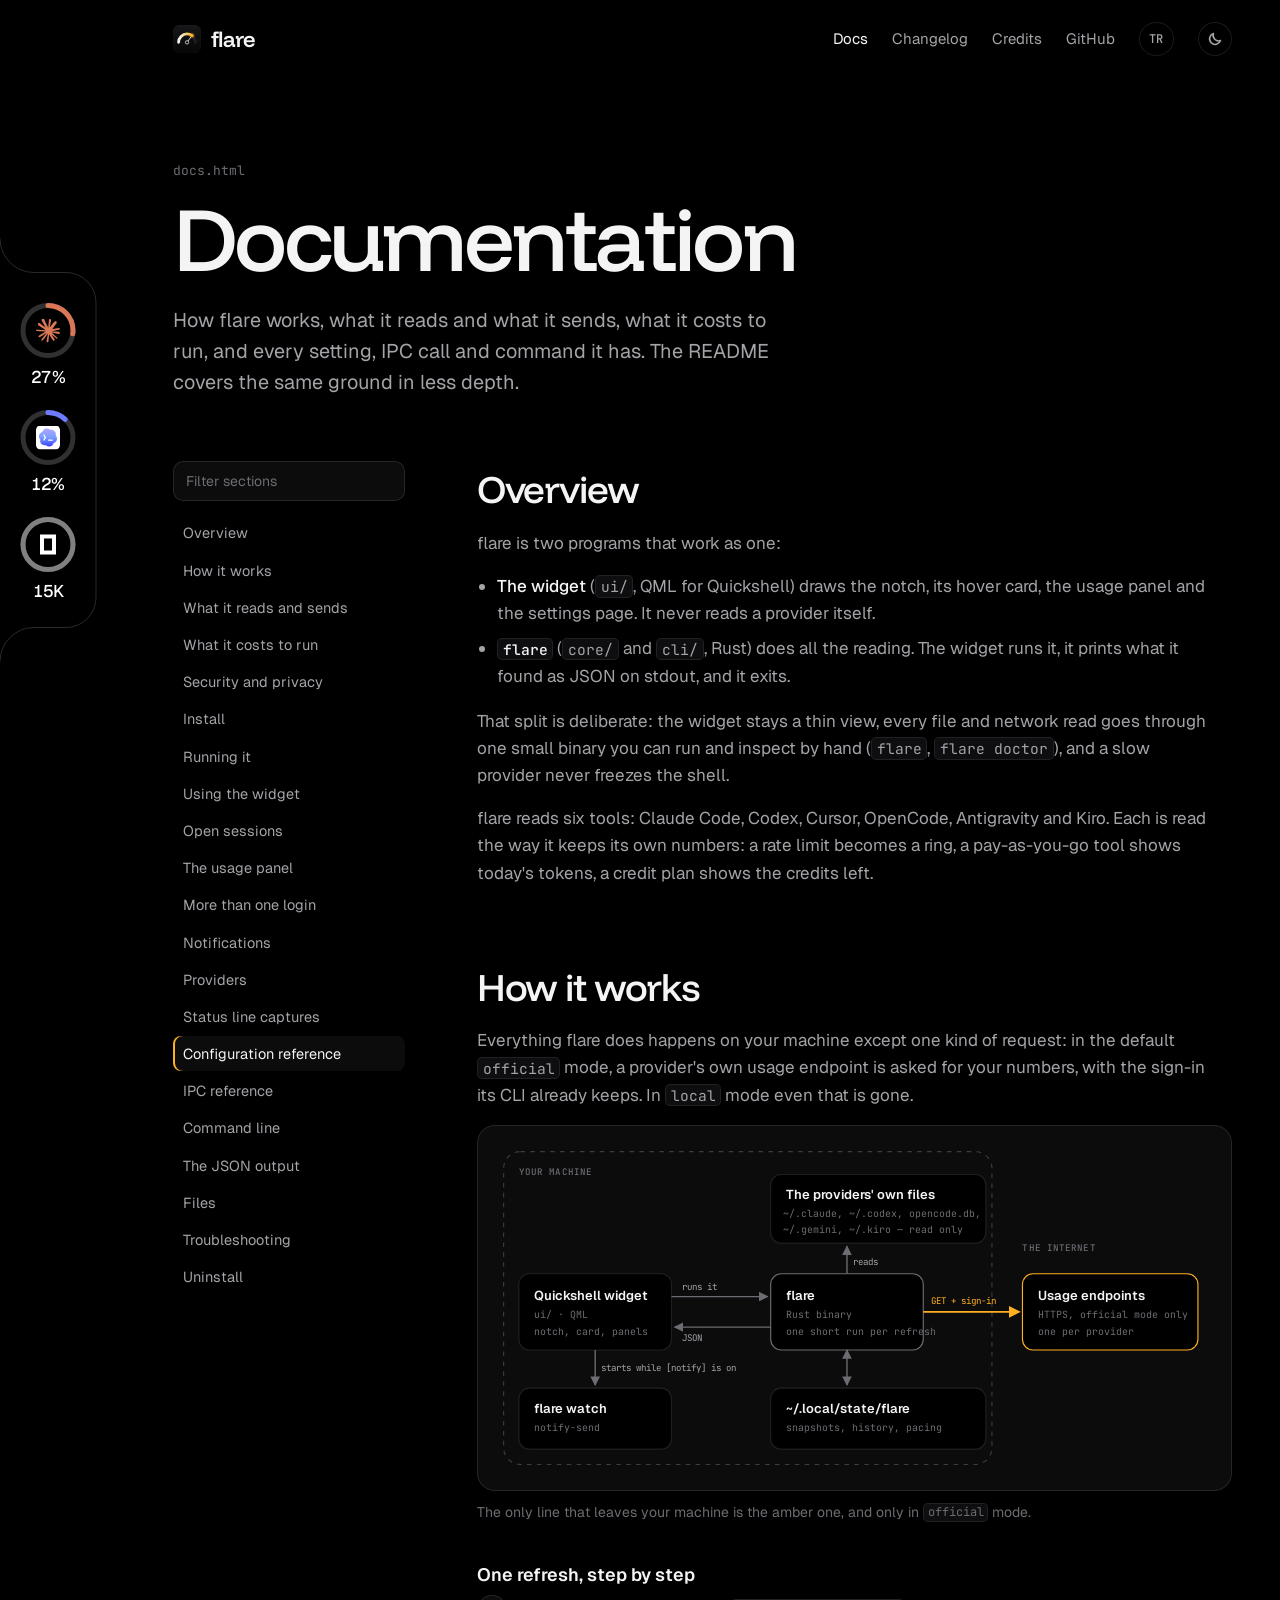
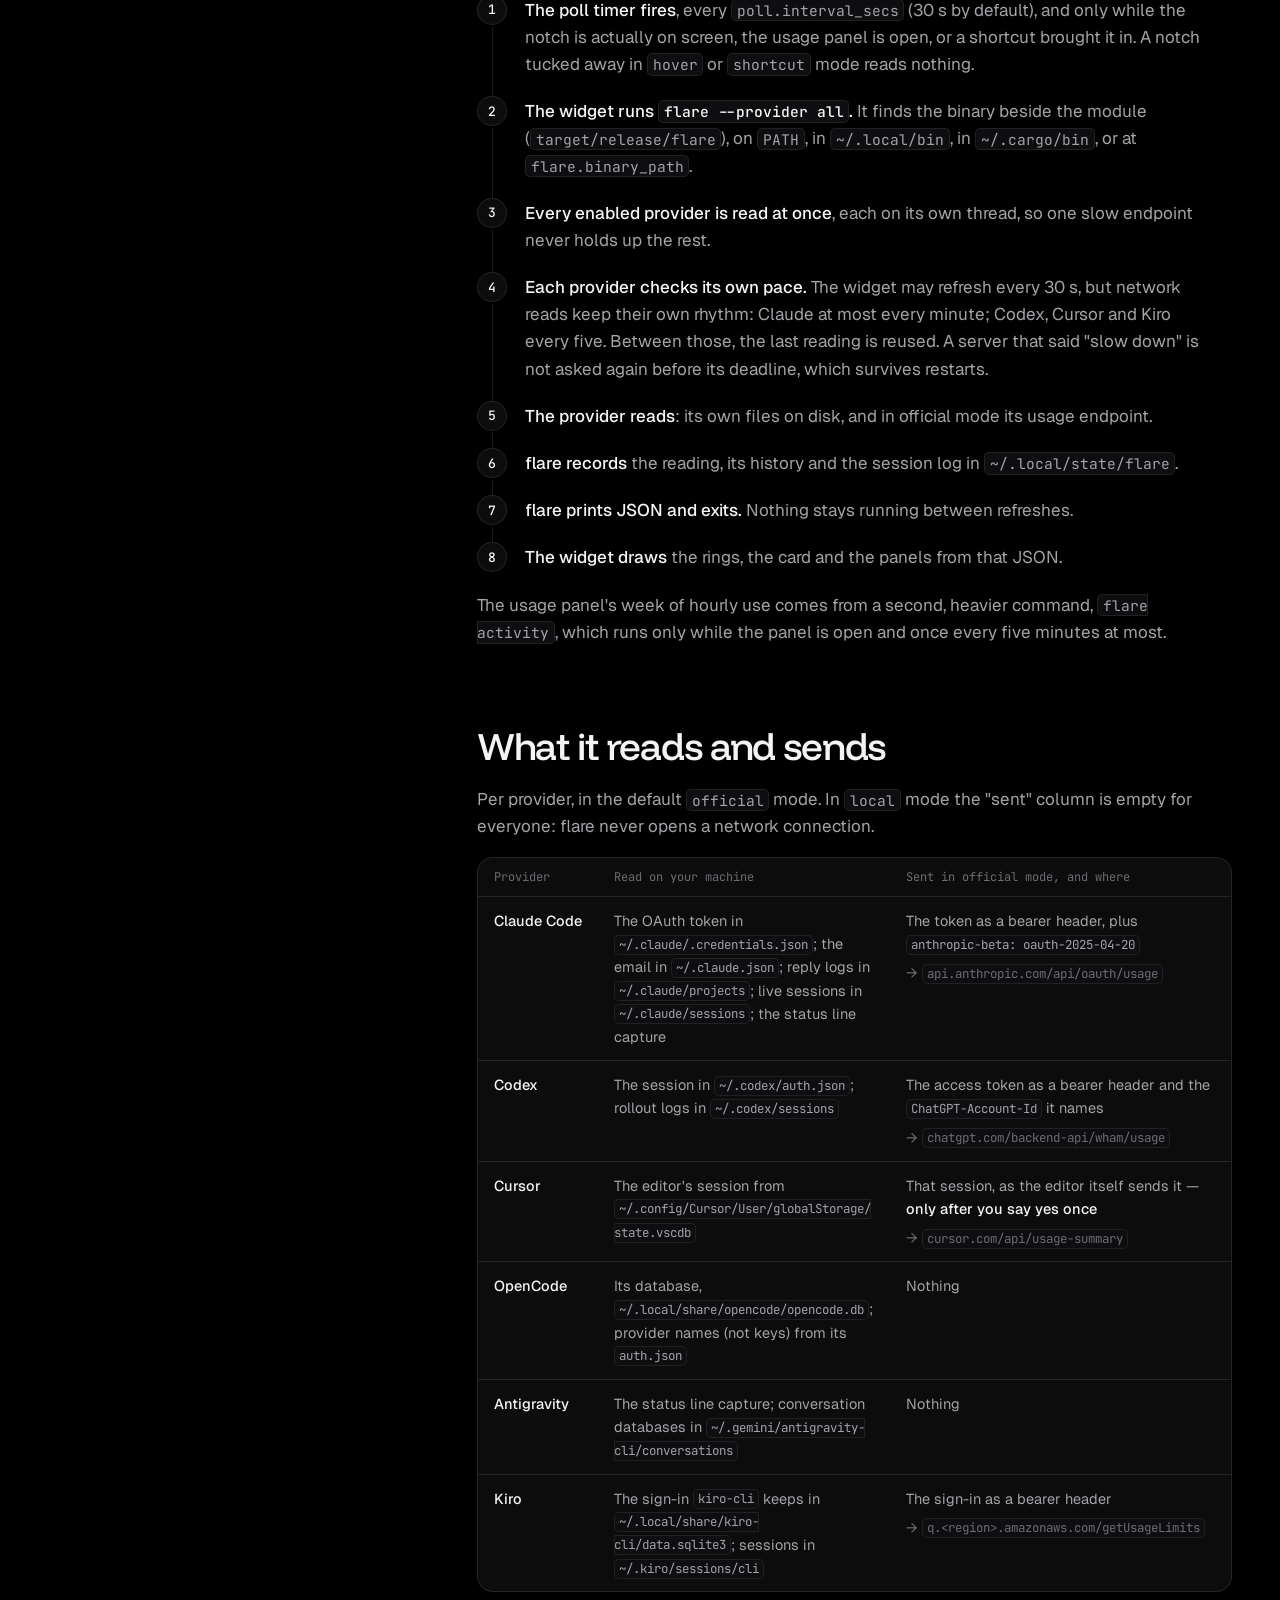
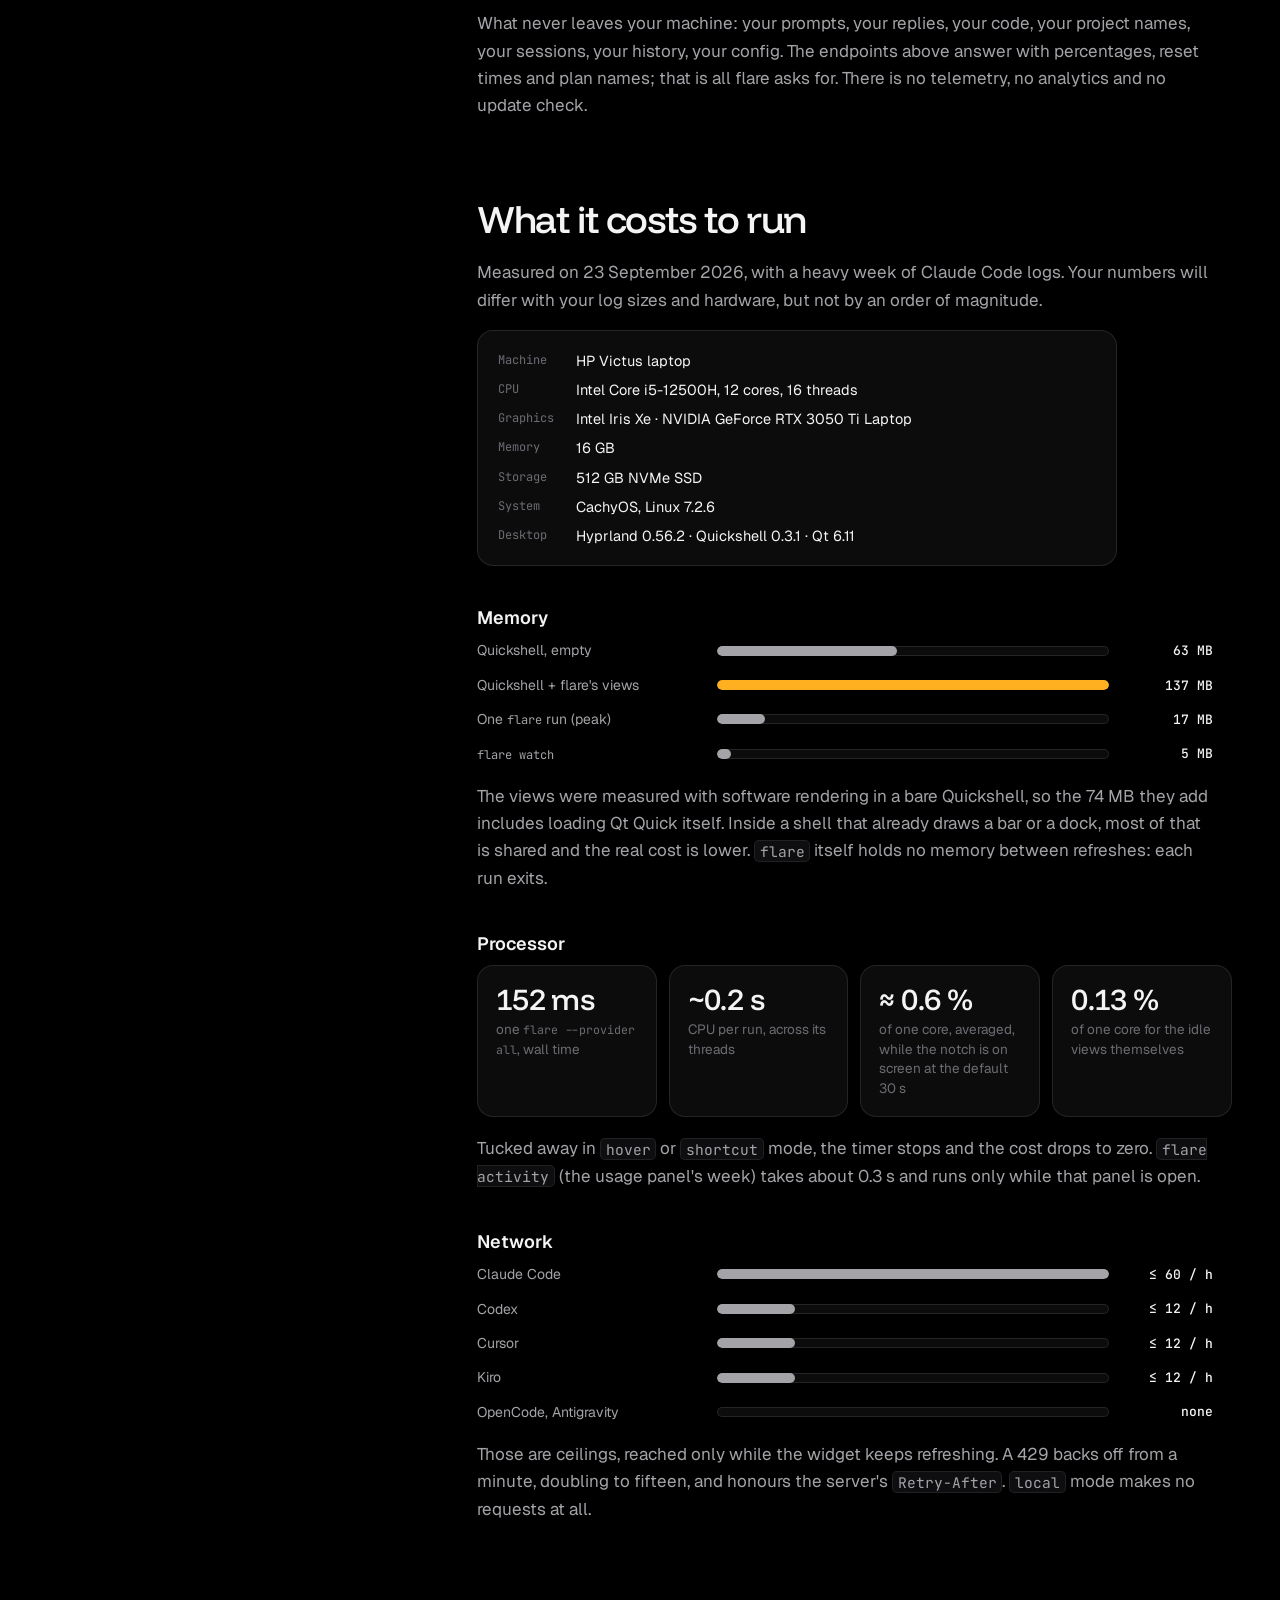
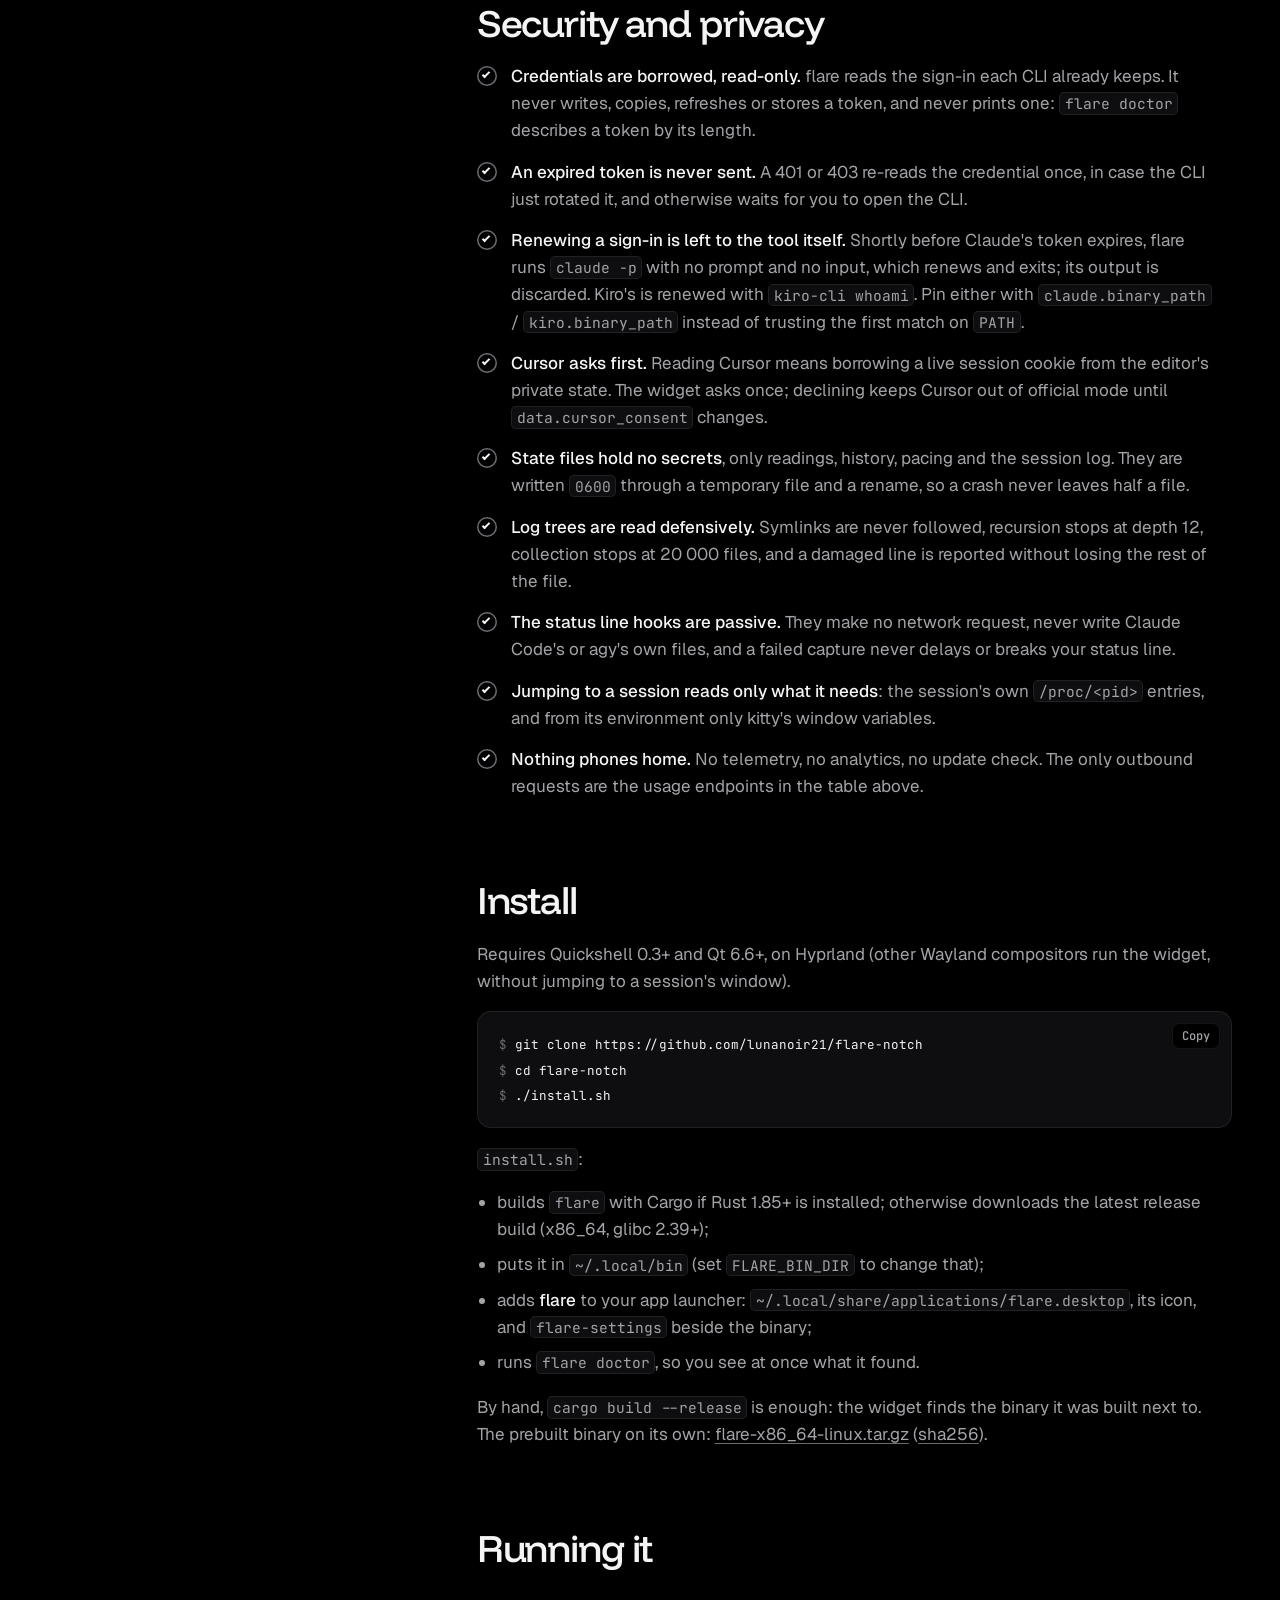
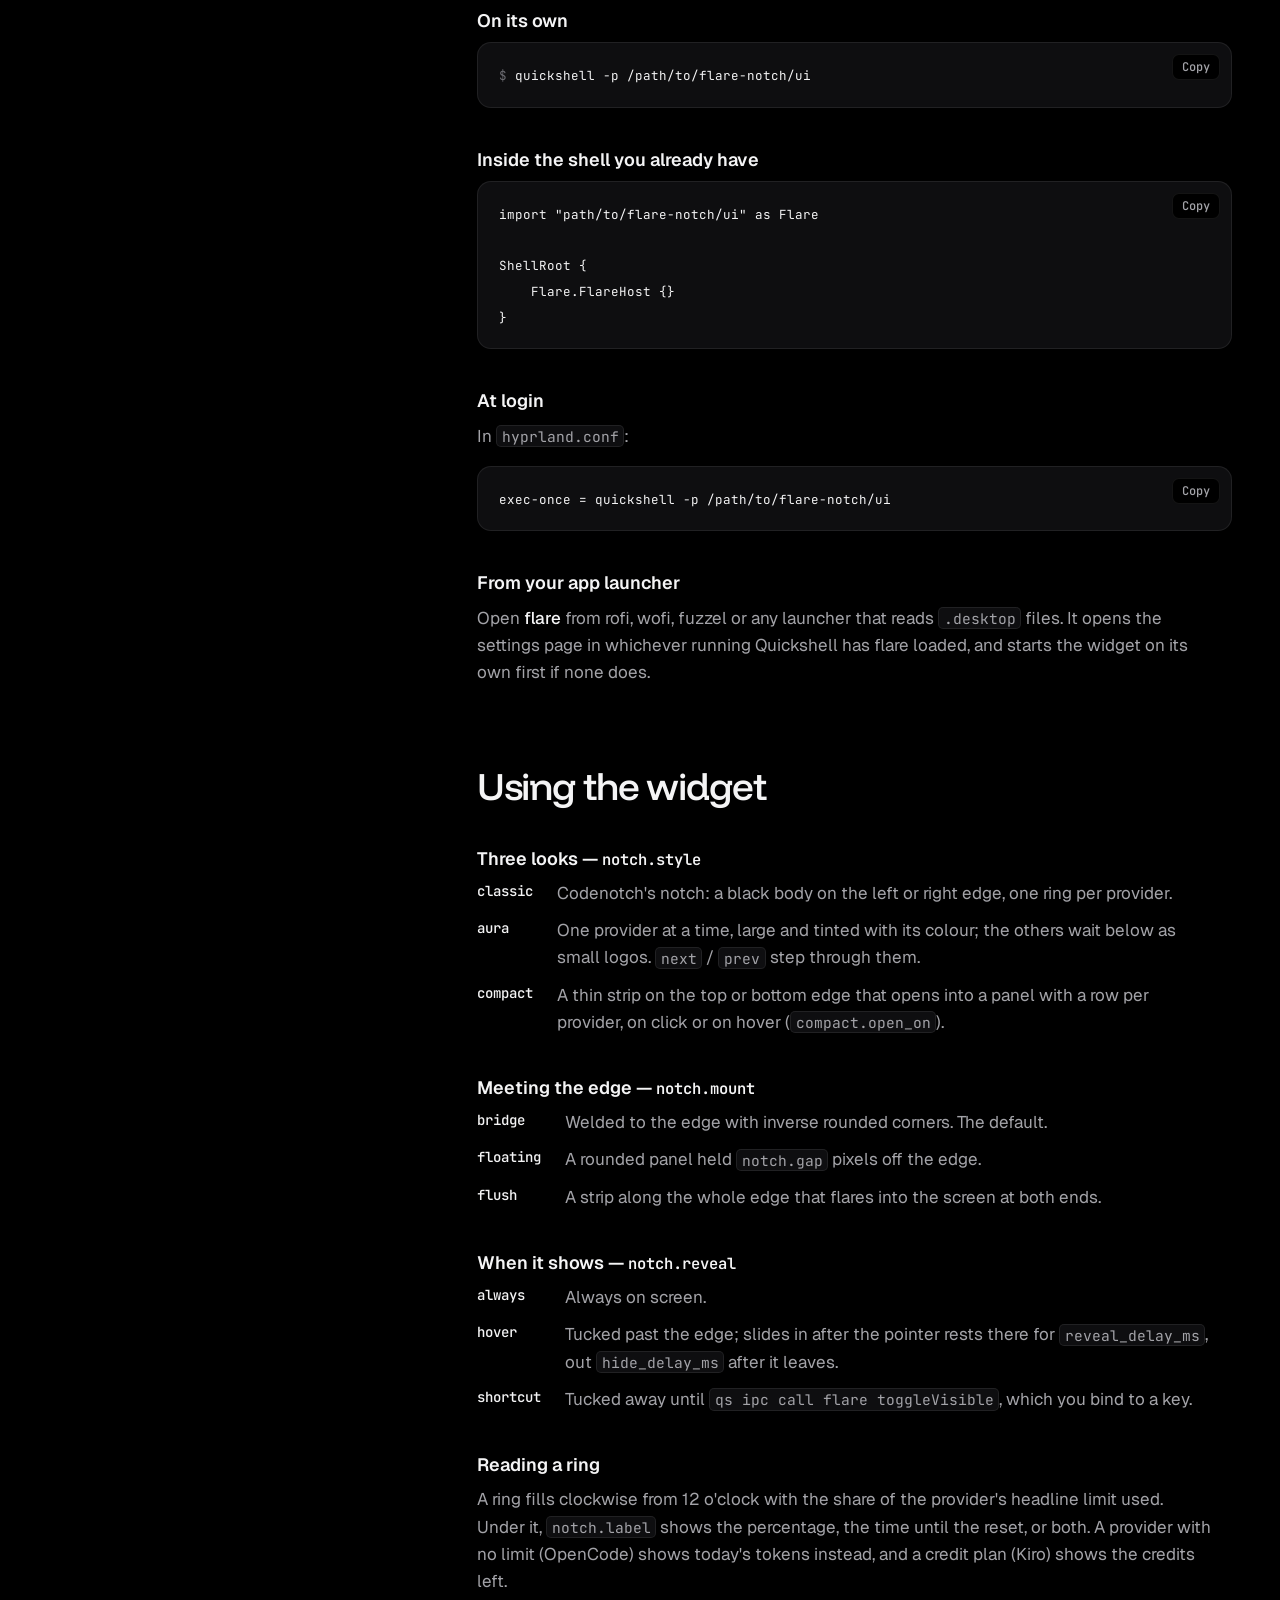
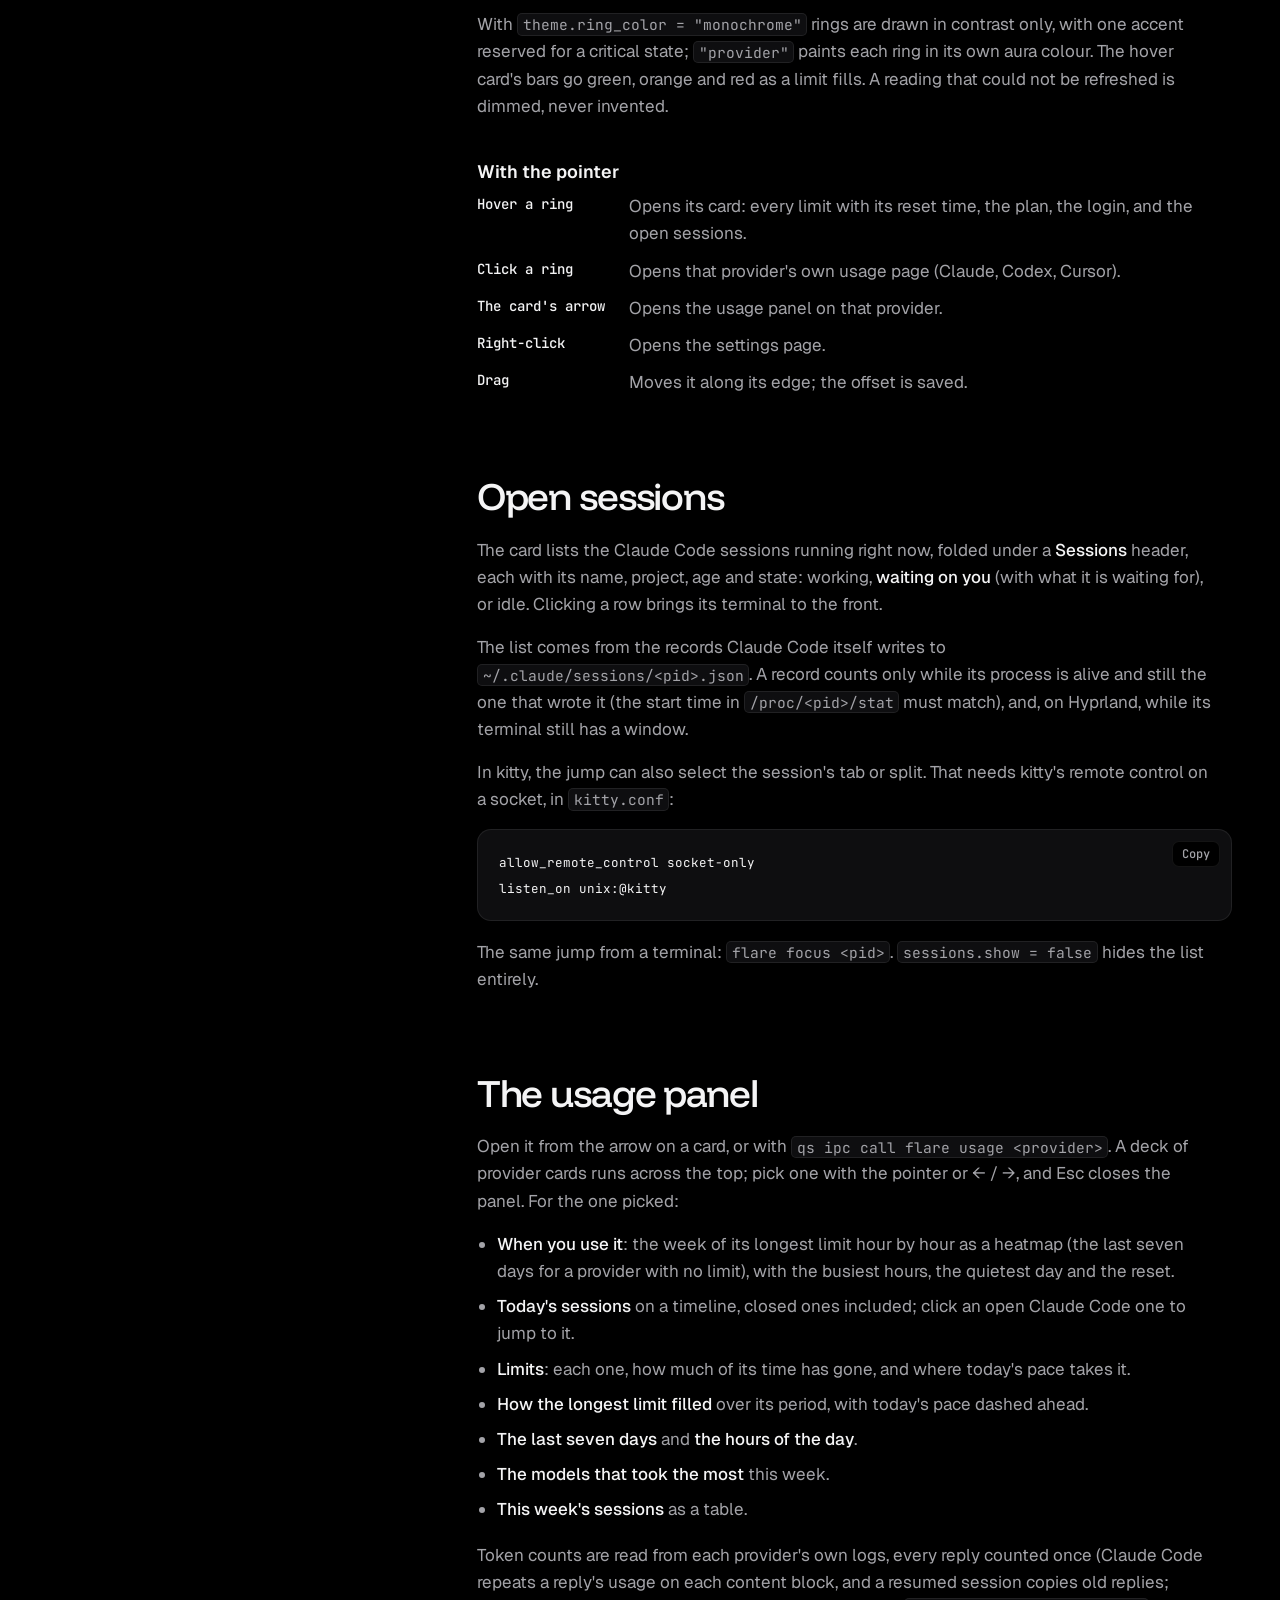
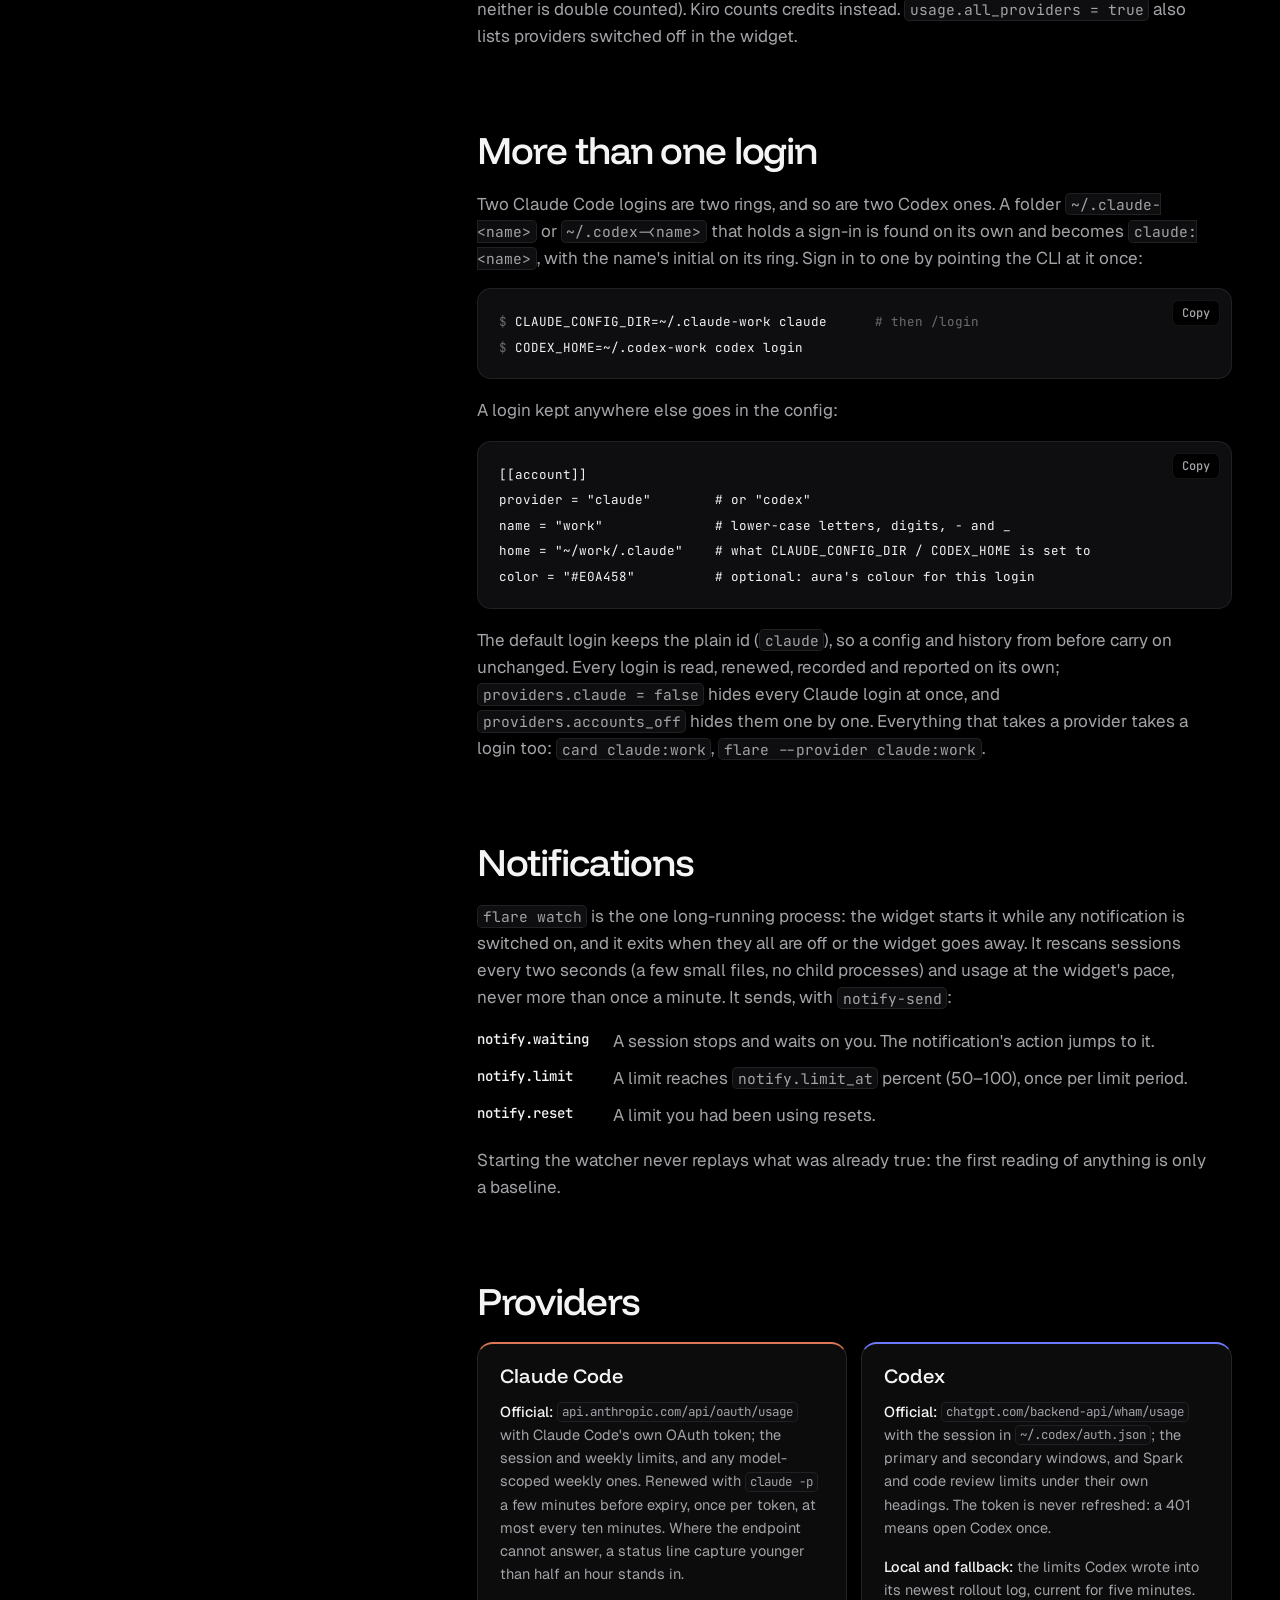
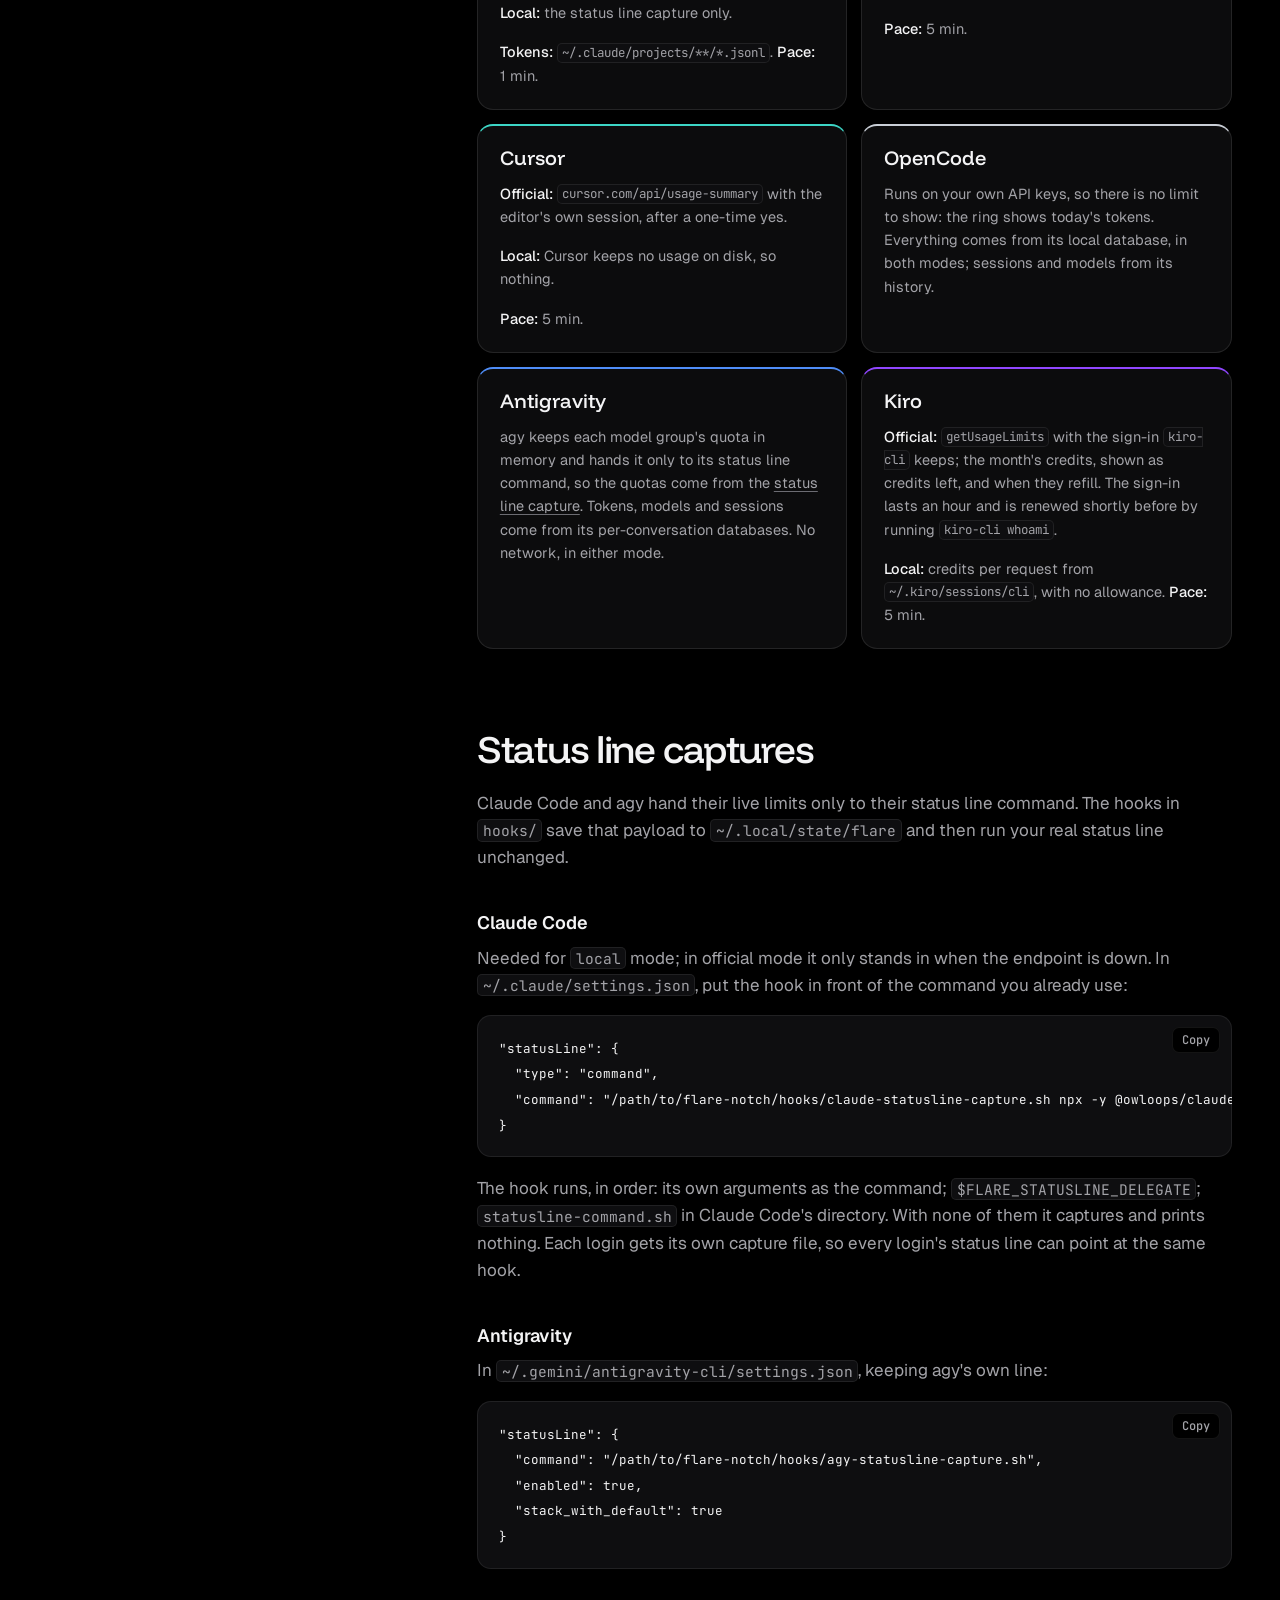
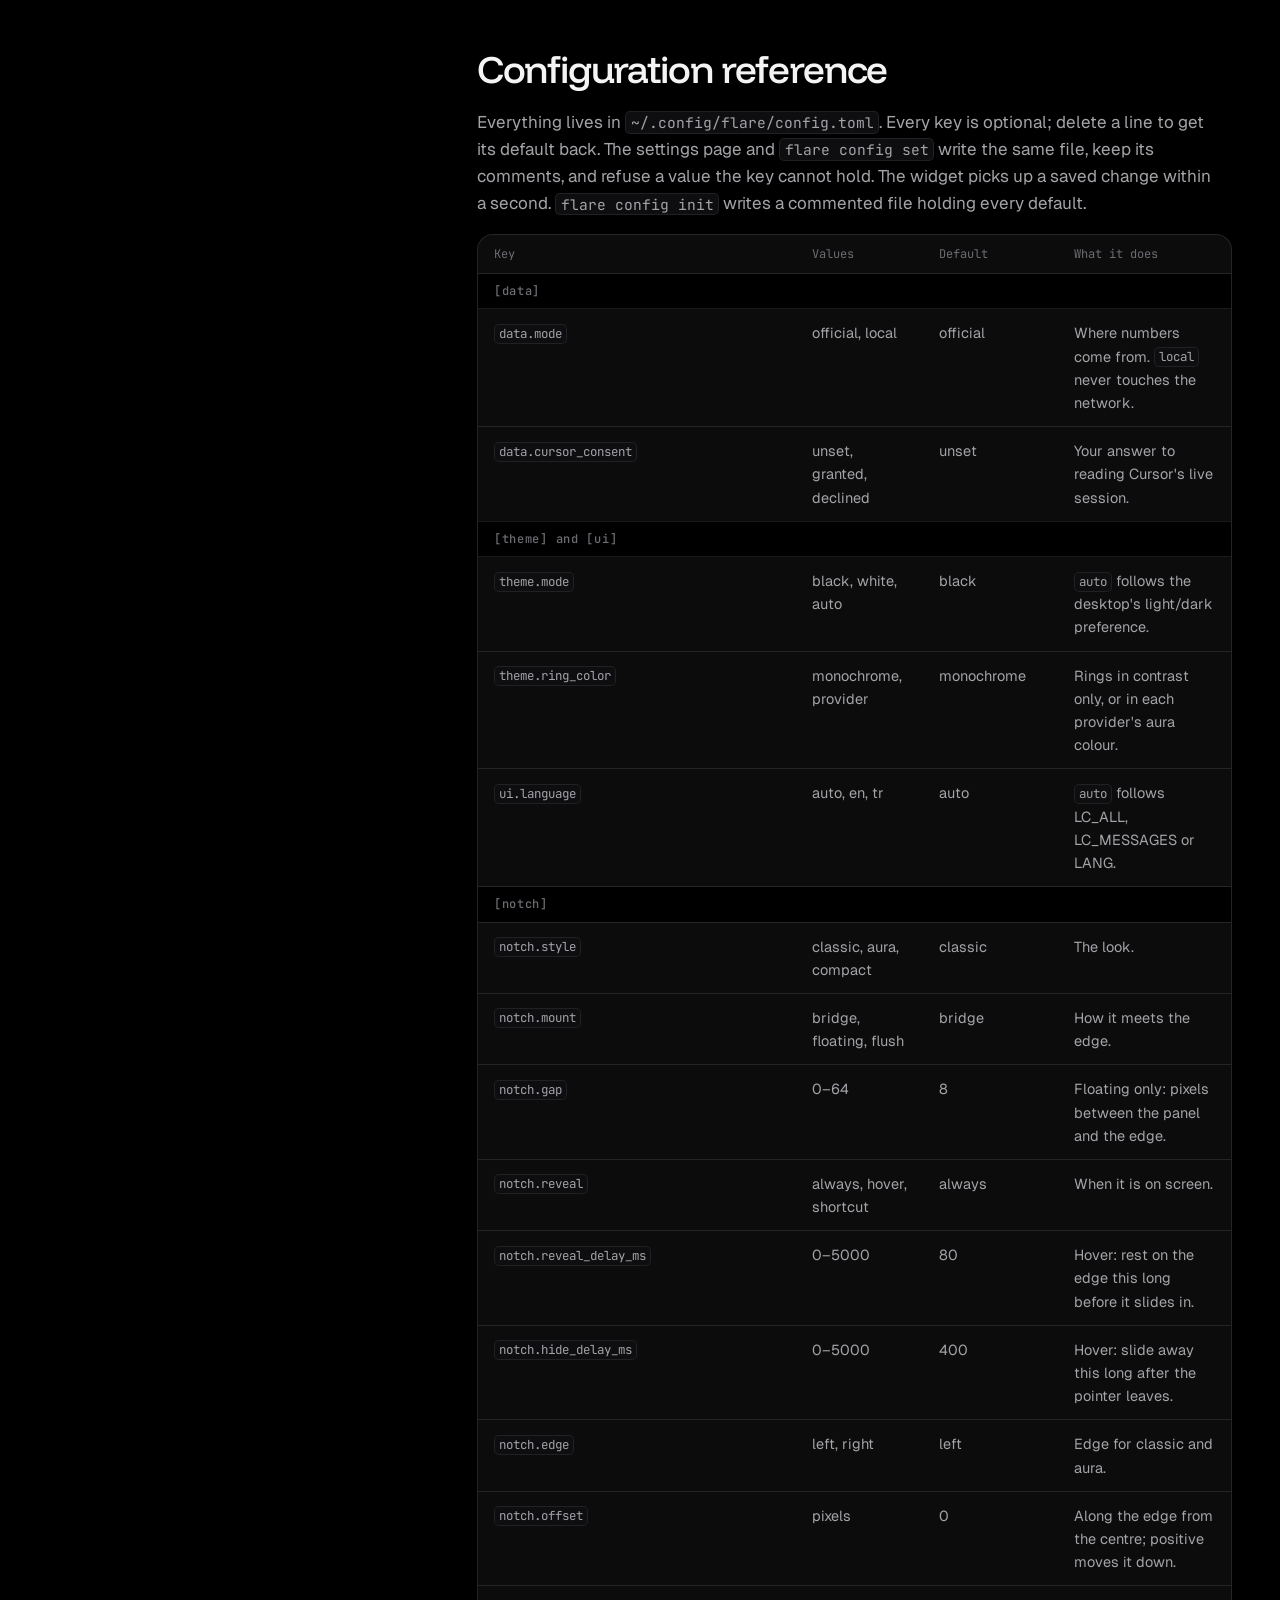
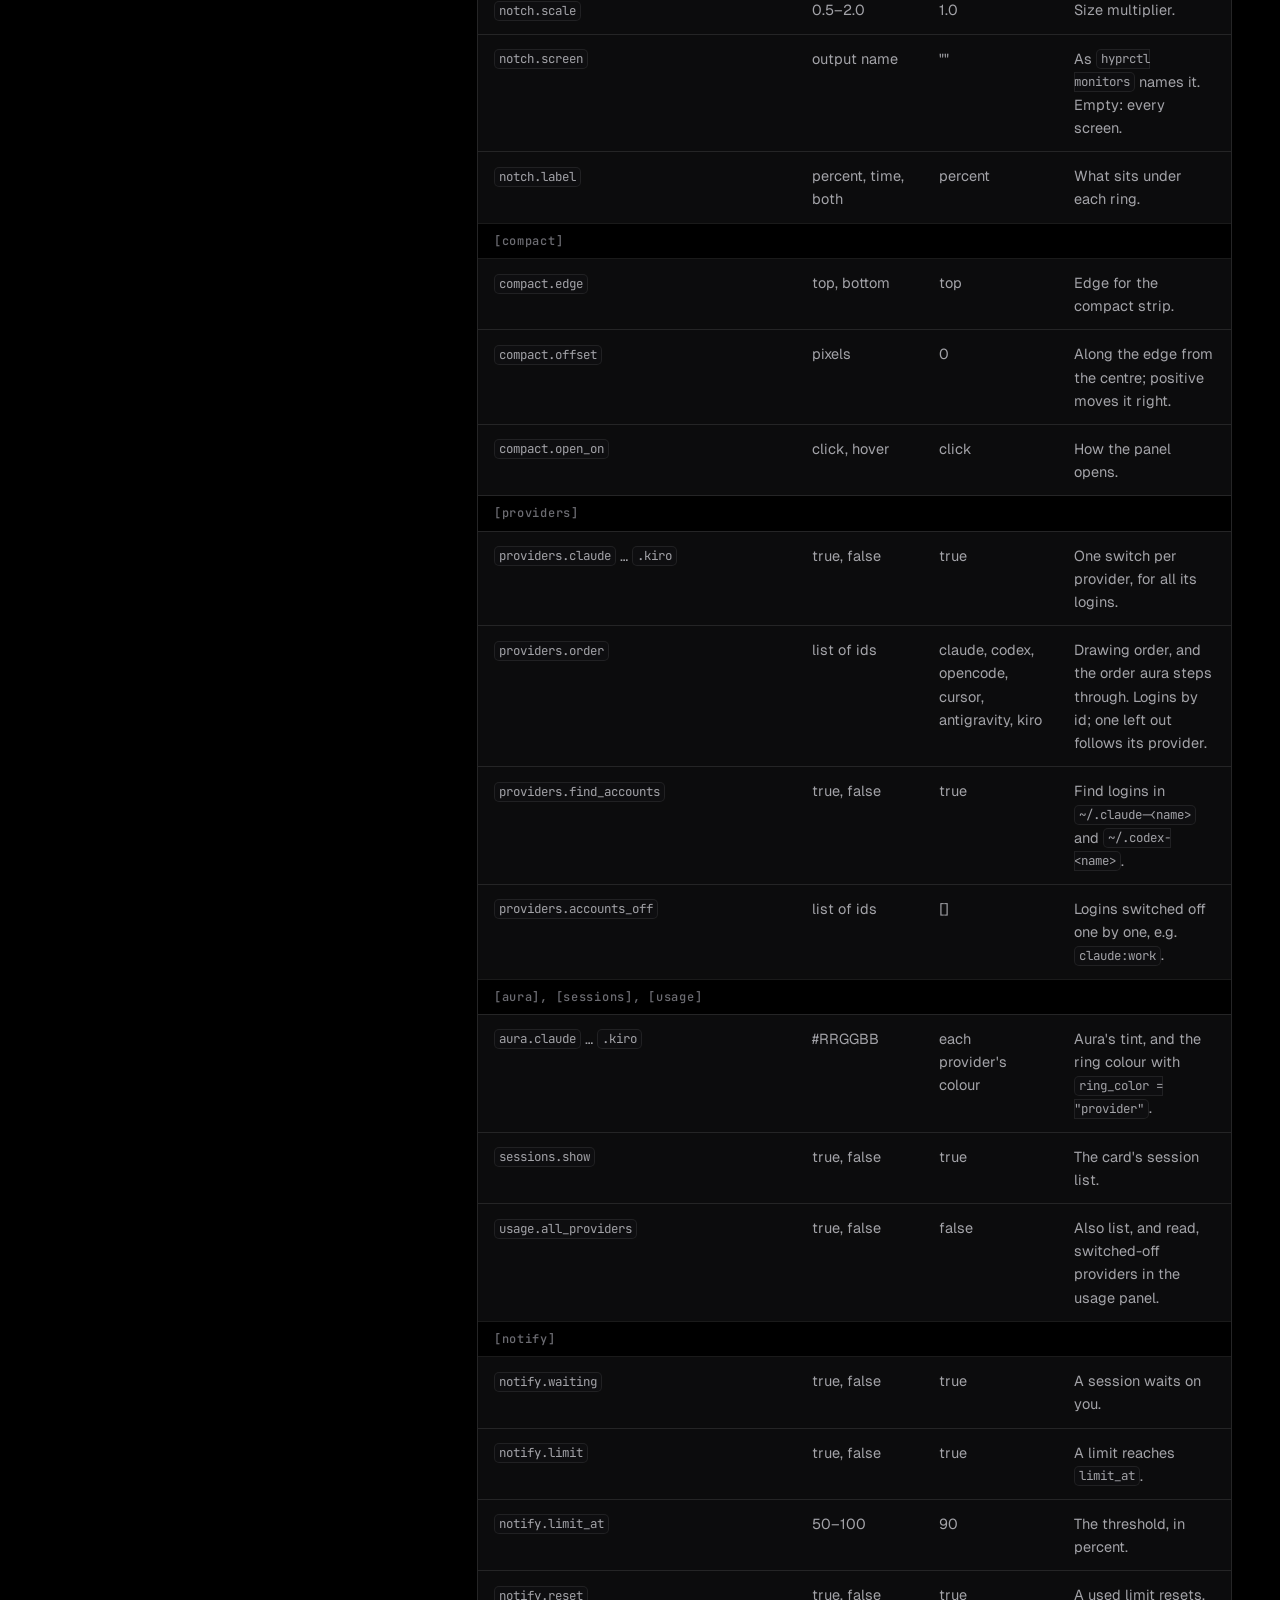
<file: docs/docs.html>
<!doctype html>
<html lang="en">
<head>
  <meta charset="utf-8">
  <meta name="viewport" content="width=device-width, initial-scale=1">
  <title data-i18n="head.1">Documentation — flare</title>
  <meta name="theme-color" content="#000000">
  <meta name="description" data-i18n-attr="content:head.desc" content="Everything about flare: how it works, what it reads and sends, what it costs to run, every setting, IPC call and command.">
  <script>try { if (localStorage.getItem("flare-theme") === "light") document.documentElement.dataset.theme = "light"; } catch (e) {}</script>
  <script>
    (function () {
      var root = document.documentElement, known = /^(en|tr)$/, asked = new URLSearchParams(location.search).get("lang"), saved = null;
      try { saved = localStorage.getItem("flare-lang"); } catch (e) {}
      var lang = known.test(asked) ? asked : known.test(saved) ? saved : /^tr\b/i.test(navigator.language || "") ? "tr" : "en";
      if (asked === lang) try { localStorage.setItem("flare-lang", lang); } catch (e) {}
      root.dataset.lang = lang;
      if (lang !== "en") {
        root.classList.add("i18n-pending");
        setTimeout(function () { root.classList.remove("i18n-pending"); }, 2000);
      }
    })();
  </script>
  <link rel="alternate" hreflang="en" href="https://lunanoir21.github.io/flare-notch/docs.html?lang=en">
  <link rel="alternate" hreflang="tr" href="https://lunanoir21.github.io/flare-notch/docs.html?lang=tr">
  <link rel="icon" href="assets/flare.svg" type="image/svg+xml">
  <link rel="preconnect" href="https://fonts.googleapis.com">
  <link rel="preconnect" href="https://fonts.gstatic.com" crossorigin>
  <link href="https://fonts.googleapis.com/css2?family=Funnel+Display:wght@400;500;600&family=Geist:wght@400;500;600&family=JetBrains+Mono:wght@400;500&display=swap" rel="stylesheet">
  <link rel="stylesheet" href="site.css">
  <link rel="stylesheet" href="docs.css">
</head>
<body>
  <a class="skip" href="#main" data-i18n="head.2">Skip to content</a>

  <header class="top">
    <a class="wordmark" href="./"><img src="assets/flare.svg" alt="" width="28" height="28">flare</a>
    <nav aria-label="Site">
      <a href="docs.html" aria-current="page" data-i18n="nav.2">Docs</a>
      <a href="changelog.html" data-i18n="nav.3">Changelog</a>
      <a href="credits.html" data-i18n="nav.4">Credits</a>
      <a class="wide" href="https://github.com/lunanoir21/flare-notch">GitHub</a>
      <button class="theme" type="button" aria-label="Switch to the white theme">
        <svg class="moon" viewBox="0 0 16 16" aria-hidden="true"><path d="M13.5 9.6A5.6 5.6 0 0 1 6.4 2.5a5.6 5.6 0 1 0 7.1 7.1Z"/></svg>
        <svg class="sun" viewBox="0 0 16 16" aria-hidden="true"><circle cx="8" cy="8" r="3"/><path d="M8 1v1.5M8 13.5V15M1 8h1.5M13.5 8H15M3 3l1.1 1.1M11.9 11.9 13 13M3 13l1.1-1.1M11.9 4.1 13 3"/></svg>
      </button>
    </nav>
  </header>

  <main id="main">
    <div class="page-head">
      <span class="tag">docs.html</span>
      <h1 data-i18n="page.1">Documentation</h1>
      <p class="lede" data-i18n="page.2">How flare works, what it reads and what it sends, what it costs to run, and every setting, IPC call and command it has. The README covers the same ground in less depth.</p>
    </div>

    <div class="doc-layout">
      <nav class="toc" aria-label="On this page" data-i18n-attr="aria-label:toc.label">
        <label class="toc-filter">
          <span class="sr" data-i18n="toc.1">Filter the contents</span>
          <input id="toc-filter" type="search" placeholder="Filter sections" data-i18n-attr="placeholder:toc.filter" autocomplete="off">
        </label>
        <ol>
          <li><a href="#overview" data-i18n="toc.2">Overview</a></li>
          <li><a href="#how-it-works" data-i18n="toc.3">How it works</a></li>
          <li><a href="#data" data-i18n="toc.4">What it reads and sends</a></li>
          <li><a href="#resources" data-i18n="toc.5">What it costs to run</a></li>
          <li><a href="#security" data-i18n="toc.6">Security and privacy</a></li>
          <li><a href="#install" data-i18n="toc.7">Install</a></li>
          <li><a href="#running" data-i18n="toc.8">Running it</a></li>
          <li><a href="#widget" data-i18n="toc.9">Using the widget</a></li>
          <li><a href="#sessions" data-i18n="toc.10">Open sessions</a></li>
          <li><a href="#usage-panel" data-i18n="toc.11">The usage panel</a></li>
          <li><a href="#logins" data-i18n="toc.12">More than one login</a></li>
          <li><a href="#notifications" data-i18n="toc.13">Notifications</a></li>
          <li><a href="#providers" data-i18n="toc.14">Providers</a></li>
          <li><a href="#captures" data-i18n="toc.15">Status line captures</a></li>
          <li><a href="#config" data-i18n="toc.16">Configuration reference</a></li>
          <li><a href="#ipc" data-i18n="toc.17">IPC reference</a></li>
          <li><a href="#cli" data-i18n="toc.18">Command line</a></li>
          <li><a href="#json" data-i18n="toc.19">The JSON output</a></li>
          <li><a href="#files" data-i18n="toc.20">Files</a></li>
          <li><a href="#troubleshooting" data-i18n="toc.21">Troubleshooting</a></li>
          <li><a href="#uninstall" data-i18n="toc.22">Uninstall</a></li>
          <li><a href="#development" data-i18n="toc.23">Development</a></li>
        </ol>
      </nav>

      <article class="doc">

        <section id="overview">
          <h2 data-i18n="overview.1">Overview</h2>
          <p data-i18n="overview.2">flare is two programs that work as one:</p>
          <ul>
            <li data-i18n="overview.3"><strong>The widget</strong> (<code>ui/</code>, QML for Quickshell) draws the notch, its hover card, the usage panel and the settings page. It never reads a provider itself.</li>
            <li data-i18n="overview.4"><strong><code>flare</code></strong> (<code>core/</code> and <code>cli/</code>, Rust) does all the reading. The widget runs it, it prints what it found as JSON on stdout, and it exits.</li>
          </ul>
          <p data-i18n="overview.5">That split is deliberate: the widget stays a thin view, every file and network read goes through one small binary you can run and inspect by hand (<code>flare</code>, <code>flare doctor</code>), and a slow provider never freezes the shell.</p>
          <p data-i18n="overview.6">flare reads six tools: Claude Code, Codex, Cursor, OpenCode, Antigravity and Kiro. Each is read the way it keeps its own numbers: a rate limit becomes a ring, a pay-as-you-go tool shows today's tokens, a credit plan shows the credits left.</p>
        </section>

        <section id="how-it-works">
          <h2 data-i18n="how-it-works.1">How it works</h2>
          <p data-i18n="how-it-works.2">Everything flare does happens on your machine except one kind of request: in the default <code>official</code> mode, a provider's own usage endpoint is asked for your numbers, with the sign-in its CLI already keeps. In <code>local</code> mode even that is gone.</p>

          <figure class="diagram">
            <div class="diagram-scroll">
              <svg viewBox="0 0 940 430" role="img" aria-labelledby="arch-title arch-desc">
                <title id="arch-title" data-i18n="how-it-works.3">flare's parts and how they talk</title>
                <desc id="arch-desc" data-i18n="how-it-works.4">Inside your machine, the Quickshell widget runs the flare binary on each refresh and reads its JSON back. flare reads the providers' own files and its own state directory. Only in official mode does flare reach outside, to each provider's usage endpoint over HTTPS. The widget also starts flare watch, which sends desktop notifications.</desc>
                <defs>
                  <marker id="arrow" viewBox="0 0 10 10" refX="9" refY="5" markerWidth="7" markerHeight="7" orient="auto-start-reverse"><path class="d-head" d="M0 0L10 5L0 10z"/></marker>
                  <marker id="arrow-accent" viewBox="0 0 10 10" refX="9" refY="5" markerWidth="7" markerHeight="7" orient="auto-start-reverse"><path class="d-head-accent" d="M0 0L10 5L0 10z"/></marker>
                </defs>
                <rect class="d-bound" x="10" y="10" width="640" height="410" rx="22"/>
                <text class="d-label" x="30" y="40" data-i18n="how-it-works.5">YOUR MACHINE</text>
                <text class="d-label" x="690" y="140" data-i18n="how-it-works.6">THE INTERNET</text>

                <rect class="d-box" x="30" y="170" width="200" height="100" rx="14"/>
                <text class="d-title" x="50" y="205" data-i18n="how-it-works.7">Quickshell widget</text>
                <text class="d-sub" x="50" y="228">ui/ · QML</text>
                <text class="d-sub" x="50" y="250" data-i18n="how-it-works.9">notch, card, panels</text>

                <rect class="d-box strong" x="360" y="170" width="200" height="100" rx="14"/>
                <text class="d-title" x="380" y="205">flare</text>
                <text class="d-sub" x="380" y="228">Rust binary</text>
                <text class="d-sub" x="380" y="250" data-i18n="how-it-works.12">one short run per refresh</text>

                <rect class="d-box" x="360" y="40" width="282" height="90" rx="14"/>
                <text class="d-title" x="380" y="72" data-i18n="how-it-works.13">The providers' own files</text>
                <text class="d-sub" x="376" y="96">~/.claude, ~/.codex, opencode.db,</text>
                <text class="d-sub" x="376" y="116" data-i18n="how-it-works.15">~/.gemini, ~/.kiro — read only</text>

                <rect class="d-box" x="360" y="320" width="282" height="80" rx="14"/>
                <text class="d-title" x="380" y="352">~/.local/state/flare</text>
                <text class="d-sub" x="380" y="376" data-i18n="how-it-works.17">snapshots, history, pacing</text>

                <rect class="d-box" x="30" y="320" width="200" height="80" rx="14"/>
                <text class="d-title" x="50" y="352">flare watch</text>
                <text class="d-sub" x="50" y="376">notify-send</text>

                <rect class="d-box accent" x="690" y="170" width="230" height="100" rx="14"/>
                <text class="d-title" x="710" y="205" data-i18n="how-it-works.20">Usage endpoints</text>
                <text class="d-sub" x="710" y="228" data-i18n="how-it-works.21">HTTPS, official mode only</text>
                <text class="d-sub" x="710" y="250" data-i18n="how-it-works.22">one per provider</text>

                <path class="d-line" d="M230 200H356" marker-end="url(#arrow)"/>
                <text class="d-note" x="244" y="192" data-i18n="how-it-works.23">runs it</text>
                <path class="d-line" d="M360 240H234" marker-end="url(#arrow)"/>
                <text class="d-note" x="244" y="258">JSON</text>
                <path class="d-line" d="M460 170V134" marker-end="url(#arrow)"/>
                <text class="d-note" x="468" y="158" data-i18n="how-it-works.25">reads</text>
                <path class="d-line both" d="M460 270V316" marker-start="url(#arrow)" marker-end="url(#arrow)"/>
                <path class="d-line" d="M130 270V316" marker-end="url(#arrow)"/>
                <text class="d-note" x="138" y="298" data-i18n="how-it-works.26">starts while [notify] is on</text>
                <path class="d-line accent" d="M560 220H686" marker-end="url(#arrow-accent)"/>
                <text class="d-note accent" x="570" y="210" data-i18n="how-it-works.27">GET + sign-in</text>
              </svg>
            </div>
            <figcaption data-i18n="how-it-works.28">The only line that leaves your machine is the amber one, and only in <code>official</code> mode.</figcaption>
          </figure>

          <h3 id="refresh" data-i18n="how-it-works.29">One refresh, step by step</h3>
          <ol class="steps">
            <li data-i18n="how-it-works.30"><strong>The poll timer fires</strong>, every <code>poll.interval_secs</code> (30 s by default), and only while the notch is actually on screen, the usage panel is open, or a shortcut brought it in. A notch tucked away in <code>hover</code> or <code>shortcut</code> mode reads nothing.</li>
            <li data-i18n="how-it-works.31"><strong>The widget runs <code>flare --provider all</code>.</strong> It finds the binary beside the module (<code>target/release/flare</code>), on <code>PATH</code>, in <code>~/.local/bin</code>, in <code>~/.cargo/bin</code>, or at <code>flare.binary_path</code>.</li>
            <li data-i18n="how-it-works.32"><strong>Every enabled provider is read at once</strong>, each on its own thread, so one slow endpoint never holds up the rest.</li>
            <li data-i18n="how-it-works.33"><strong>Each provider checks its own pace.</strong> The widget may refresh every 30 s, but network reads keep their own rhythm: Claude at most every minute; Codex, Cursor and Kiro every five. Between those, the last reading is reused. A server that said "slow down" is not asked again before its deadline, which survives restarts.</li>
            <li data-i18n="how-it-works.34"><strong>The provider reads</strong>: its own files on disk, and in official mode its usage endpoint.</li>
            <li data-i18n="how-it-works.35"><strong>flare records</strong> the reading, its history and the session log in <code>~/.local/state/flare</code>.</li>
            <li data-i18n="how-it-works.36"><strong>flare prints JSON and exits.</strong> Nothing stays running between refreshes.</li>
            <li data-i18n="how-it-works.37"><strong>The widget draws</strong> the rings, the card and the panels from that JSON.</li>
          </ol>
          <p data-i18n="how-it-works.38">The usage panel's week of hourly use comes from a second, heavier command, <code>flare activity</code>, which runs only while the panel is open and once every five minutes at most.</p>
        </section>

        <section id="data">
          <h2 data-i18n="data.1">What it reads and sends</h2>
          <p data-i18n="data.2">Per provider, in the default <code>official</code> mode. In <code>local</code> mode the "sent" column is empty for everyone: flare never opens a network connection.</p>
          <div class="table-scroll">
            <table class="ref data">
              <thead><tr><th scope="col" data-i18n="data.3">Provider</th><th scope="col" data-i18n="data.4">Read on your machine</th><th scope="col" data-i18n="data.5">Sent in official mode, and where</th></tr></thead>
              <tbody>
                <tr><th scope="row">Claude Code</th><td data-i18n="data.7">The OAuth token in <code>~/.claude/.credentials.json</code>; the email in <code>~/.claude.json</code>; reply logs in <code>~/.claude/projects</code>; live sessions in <code>~/.claude/sessions</code>; the status line capture</td><td data-i18n="data.8">The token as a bearer header, plus <code>anthropic-beta: oauth-2025-04-20</code><span class="to">→ <code>api.anthropic.com/api/oauth/usage</code></span></td>
                <tr><th scope="row">Codex</th><td data-i18n="data.10">The session in <code>~/.codex/auth.json</code>; rollout logs in <code>~/.codex/sessions</code></td><td data-i18n="data.11">The access token as a bearer header and the <code>ChatGPT-Account-Id</code> it names<span class="to">→ <code>chatgpt.com/backend-api/wham/usage</code></span></td>
                <tr><th scope="row">Cursor</th><td data-i18n="data.13">The editor's session from <code>~/.config/Cursor/User/globalStorage/state.vscdb</code></td><td data-i18n="data.14">That session, as the editor itself sends it — <strong>only after you say yes once</strong><span class="to">→ <code>cursor.com/api/usage-summary</code></span></td>
                <tr><th scope="row">OpenCode</th><td data-i18n="data.16">Its database, <code>~/.local/share/opencode/opencode.db</code>; provider names (not keys) from its <code>auth.json</code></td><td data-i18n="data.17">Nothing</td>
                <tr><th scope="row">Antigravity</th><td data-i18n="data.19">The status line capture; conversation databases in <code>~/.gemini/antigravity-cli/conversations</code></td><td data-i18n="data.20">Nothing</td>
                <tr><th scope="row">Kiro</th><td data-i18n="data.22">The sign-in <code>kiro-cli</code> keeps in <code>~/.local/share/kiro-cli/data.sqlite3</code>; sessions in <code>~/.kiro/sessions/cli</code></td><td data-i18n="data.23">The sign-in as a bearer header<span class="to">→ <code>q.&lt;region&gt;.amazonaws.com/getUsageLimits</code></span></td>
              </tbody>
            </table>
          </div>
          <p data-i18n="data.24">What never leaves your machine: your prompts, your replies, your code, your project names, your sessions, your history, your config. The endpoints above answer with percentages, reset times and plan names; that is all flare asks for. There is no telemetry, no analytics and no update check.</p>
        </section>

        <section id="resources">
          <h2 data-i18n="resources.1">What it costs to run</h2>
          <p data-i18n="resources.2">Measured on 23 September 2026, with a heavy week of Claude Code logs. Your numbers will differ with your log sizes and hardware, but not by an order of magnitude.</p>
          <dl class="machine">
            <dt data-i18n="resources.3">Machine</dt><dd data-i18n="resources.4">HP Victus laptop</dd>
            <dt data-i18n="resources.5">CPU</dt><dd data-i18n="resources.6">Intel Core i5-12500H, 12 cores, 16 threads</dd>
            <dt data-i18n="resources.7">Graphics</dt><dd>Intel Iris Xe · NVIDIA GeForce RTX 3050 Ti Laptop</dd>
            <dt data-i18n="resources.9">Memory</dt><dd>16 GB</dd>
            <dt data-i18n="resources.11">Storage</dt><dd>512 GB NVMe SSD</dd>
            <dt data-i18n="resources.13">System</dt><dd>CachyOS, Linux 7.2.6</dd>
            <dt data-i18n="resources.15">Desktop</dt><dd>Hyprland 0.56.2 · Quickshell 0.3.1 · Qt 6.11</dd>
          </dl>

          <h3 data-i18n="resources.17">Memory</h3>
          <div class="meters" role="img" data-i18n-attr="aria-label:resources.memory" aria-label="Memory: an empty Quickshell uses 63 MB; with every flare view loaded, 137 MB; one flare run peaks at 17 MB and exits; flare watch uses 5 MB.">
            <div class="meter"><span class="meter-name" data-i18n="resources.18">Quickshell, empty</span><span class="meter-track"><span class="meter-fill" style="--x: 46"></span></span><span class="meter-value">63 MB</span></div>
            <div class="meter"><span class="meter-name" data-i18n="resources.19">Quickshell + flare's views</span><span class="meter-track"><span class="meter-fill accent" style="--x: 100"></span></span><span class="meter-value">137 MB</span></div>
            <div class="meter"><span class="meter-name" data-i18n="resources.20">One <code>flare</code> run (peak)</span><span class="meter-track"><span class="meter-fill" style="--x: 12.4"></span></span><span class="meter-value">17 MB</span></div>
            <div class="meter"><span class="meter-name"><code>flare watch</code></span><span class="meter-track"><span class="meter-fill" style="--x: 3.6"></span></span><span class="meter-value">5 MB</span></div>
          </div>
          <p data-i18n="resources.21">The views were measured with software rendering in a bare Quickshell, so the 74 MB they add includes loading Qt Quick itself. Inside a shell that already draws a bar or a dock, most of that is shared and the real cost is lower. <code>flare</code> itself holds no memory between refreshes: each run exits.</p>

          <h3 data-i18n="resources.22">Processor</h3>
          <div class="facts-grid">
            <div class="fact-tile"><span class="fact-value">152 ms</span><span class="fact-label" data-i18n="resources.23">one <code>flare --provider all</code>, wall time</span></div>
            <div class="fact-tile"><span class="fact-value">~0.2 s</span><span class="fact-label" data-i18n="resources.24">CPU per run, across its threads</span></div>
            <div class="fact-tile"><span class="fact-value">≈ 0.6 %</span><span class="fact-label" data-i18n="resources.25">of one core, averaged, while the notch is on screen at the default 30 s</span></div>
            <div class="fact-tile"><span class="fact-value">0.13 %</span><span class="fact-label" data-i18n="resources.26">of one core for the idle views themselves</span></div>
          </div>
          <p data-i18n="resources.27">Tucked away in <code>hover</code> or <code>shortcut</code> mode, the timer stops and the cost drops to zero. <code>flare activity</code> (the usage panel's week) takes about 0.3 s and runs only while that panel is open.</p>

          <h3 data-i18n="resources.28">Network</h3>
          <div class="meters" role="img" data-i18n-attr="aria-label:resources.network" aria-label="Most requests per hour in official mode: Claude 60, Codex 12, Cursor 12, Kiro 12, OpenCode none, Antigravity none. Local mode: none.">
            <div class="meter"><span class="meter-name">Claude Code</span><span class="meter-track"><span class="meter-fill" style="--x: 100"></span></span><span class="meter-value">≤ 60 / h</span></div>
            <div class="meter"><span class="meter-name">Codex</span><span class="meter-track"><span class="meter-fill" style="--x: 20"></span></span><span class="meter-value">≤ 12 / h</span></div>
            <div class="meter"><span class="meter-name">Cursor</span><span class="meter-track"><span class="meter-fill" style="--x: 20"></span></span><span class="meter-value">≤ 12 / h</span></div>
            <div class="meter"><span class="meter-name">Kiro</span><span class="meter-track"><span class="meter-fill" style="--x: 20"></span></span><span class="meter-value">≤ 12 / h</span></div>
            <div class="meter"><span class="meter-name">OpenCode, Antigravity</span><span class="meter-track"><span class="meter-fill" style="--x: 0"></span></span><span class="meter-value" data-i18n="resources.none">none</span></div>
          </div>
          <p data-i18n="resources.34">Those are ceilings, reached only while the widget keeps refreshing. A 429 backs off from a minute, doubling to fifteen, and honours the server's <code>Retry-After</code>. <code>local</code> mode makes no requests at all.</p>
        </section>

        <section id="security">
          <h2 data-i18n="security.1">Security and privacy</h2>
          <ul class="checks">
            <li data-i18n="security.2"><strong>Credentials are borrowed, read-only.</strong> flare reads the sign-in each CLI already keeps. It never writes, copies, refreshes or stores a token, and never prints one: <code>flare doctor</code> describes a token by its length.</li>
            <li data-i18n="security.3"><strong>An expired token is never sent.</strong> A 401 or 403 re-reads the credential once, in case the CLI just rotated it, and otherwise waits for you to open the CLI.</li>
            <li data-i18n="security.4"><strong>Renewing a sign-in is left to the tool itself.</strong> Shortly before Claude's token expires, flare runs <code>claude -p</code> with no prompt and no input, which renews and exits; its output is discarded. Kiro's is renewed with <code>kiro-cli whoami</code>. Pin either with <code>claude.binary_path</code> / <code>kiro.binary_path</code> instead of trusting the first match on <code>PATH</code>.</li>
            <li data-i18n="security.5"><strong>Cursor asks first.</strong> Reading Cursor means borrowing a live session cookie from the editor's private state. The widget asks once; declining keeps Cursor out of official mode until <code>data.cursor_consent</code> changes.</li>
            <li data-i18n="security.6"><strong>State files hold no secrets</strong>, only readings, history, pacing and the session log. They are written <code>0600</code> through a temporary file and a rename, so a crash never leaves half a file.</li>
            <li data-i18n="security.7"><strong>Log trees are read defensively.</strong> Symlinks are never followed, recursion stops at depth 12, collection stops at 20 000 files, and a damaged line is reported without losing the rest of the file.</li>
            <li data-i18n="security.8"><strong>The status line hooks are passive.</strong> They make no network request, never write Claude Code's or agy's own files, and a failed capture never delays or breaks your status line.</li>
            <li data-i18n="security.9"><strong>Jumping to a session reads only what it needs</strong>: the session's own <code>/proc/&lt;pid&gt;</code> entries, and from its environment only kitty's window variables.</li>
            <li data-i18n="security.10"><strong>Nothing phones home.</strong> No telemetry, no analytics, no update check. The only outbound requests are the usage endpoints in the table above.</li>
          </ul>
        </section>

        <section id="install">
          <h2 data-i18n="install.1">Install</h2>
          <p data-i18n="install.2">Requires Quickshell 0.3+ and Qt 6.6+, on Hyprland (other Wayland compositors run the widget, without jumping to a session's window).</p>
<pre class="copyable"><code><span class="prompt">$ </span>git clone https://github.com/lunanoir21/flare-notch</code>
<code><span class="prompt">$ </span>cd flare-notch</code>
<code><span class="prompt">$ </span>./install.sh</code></pre>
          <p><code>install.sh</code>:</p>
          <ul>
            <li data-i18n="install.3">builds <code>flare</code> with Cargo if Rust 1.85+ is installed; otherwise downloads the latest release build (x86_64, glibc 2.39+);</li>
            <li data-i18n="install.4">puts it in <code>~/.local/bin</code> (set <code>FLARE_BIN_DIR</code> to change that);</li>
            <li data-i18n="install.5">adds <strong>flare</strong> to your app launcher: <code>~/.local/share/applications/flare.desktop</code>, its icon, and <code>flare-settings</code> beside the binary;</li>
            <li data-i18n="install.6">runs <code>flare doctor</code>, so you see at once what it found.</li>
          </ul>
          <p data-i18n="install.7">By hand, <code>cargo build --release</code> is enough: the widget finds the binary it was built next to. The prebuilt binary on its own: <a href="https://github.com/lunanoir21/flare-notch/releases/latest/download/flare-x86_64-linux.tar.gz">flare-x86_64-linux.tar.gz</a> (<a href="https://github.com/lunanoir21/flare-notch/releases/latest/download/flare-x86_64-linux.tar.gz.sha256">sha256</a>).</p>
        </section>

        <section id="running">
          <h2 data-i18n="running.1">Running it</h2>
          <h3 data-i18n="running.2">On its own</h3>
<pre class="copyable"><code><span class="prompt">$ </span>quickshell -p /path/to/flare-notch/ui</code></pre>
          <h3 data-i18n="running.3">Inside the shell you already have</h3>
<pre class="copyable"><code>import "path/to/flare-notch/ui" as Flare

ShellRoot {
    Flare.FlareHost {}
}</code></pre>
          <h3 data-i18n="running.4">At login</h3>
          <p data-i18n="running.5">In <code>hyprland.conf</code>:</p>
<pre class="copyable"><code>exec-once = quickshell -p /path/to/flare-notch/ui</code></pre>
          <h3 data-i18n="running.6">From your app launcher</h3>
          <p data-i18n="running.7">Open <strong>flare</strong> from rofi, wofi, fuzzel or any launcher that reads <code>.desktop</code> files. It opens the settings page in whichever running Quickshell has flare loaded, and starts the widget on its own first if none does.</p>
        </section>

        <section id="widget">
          <h2 data-i18n="widget.1">Using the widget</h2>
          <h3 data-i18n="widget.2">Three looks — <code>notch.style</code></h3>
          <dl class="defs">
            <dt>classic</dt><dd data-i18n="widget.4">Codenotch's notch: a black body on the left or right edge, one ring per provider.</dd>
            <dt>aura</dt><dd data-i18n="widget.6">One provider at a time, large and tinted with its colour; the others wait below as small logos. <code>next</code> / <code>prev</code> step through them.</dd>
            <dt>compact</dt><dd data-i18n="widget.8">A thin strip on the top or bottom edge that opens into a panel with a row per provider, on click or on hover (<code>compact.open_on</code>).</dd>
          </dl>
          <h3 data-i18n="widget.9">Meeting the edge — <code>notch.mount</code></h3>
          <dl class="defs">
            <dt>bridge</dt><dd data-i18n="widget.11">Welded to the edge with inverse rounded corners. The default.</dd>
            <dt>floating</dt><dd data-i18n="widget.13">A rounded panel held <code>notch.gap</code> pixels off the edge.</dd>
            <dt>flush</dt><dd data-i18n="widget.15">A strip along the whole edge that flares into the screen at both ends.</dd>
          </dl>
          <h3 data-i18n="widget.16">When it shows — <code>notch.reveal</code></h3>
          <dl class="defs">
            <dt>always</dt><dd data-i18n="widget.18">Always on screen.</dd>
            <dt>hover</dt><dd data-i18n="widget.20">Tucked past the edge; slides in after the pointer rests there for <code>reveal_delay_ms</code>, out <code>hide_delay_ms</code> after it leaves.</dd>
            <dt>shortcut</dt><dd data-i18n="widget.22">Tucked away until <code>qs ipc call flare toggleVisible</code>, which you bind to a key.</dd>
          </dl>
          <h3 data-i18n="widget.23">Reading a ring</h3>
          <p data-i18n="widget.24">A ring fills clockwise from 12 o'clock with the share of the provider's headline limit used. Under it, <code>notch.label</code> shows the percentage, the time until the reset, or both. A provider with no limit (OpenCode) shows today's tokens instead, and a credit plan (Kiro) shows the credits left.</p>
          <p data-i18n="widget.25">With <code>theme.ring_color = "monochrome"</code> rings are drawn in contrast only, with one accent reserved for a critical state; <code>"provider"</code> paints each ring in its own aura colour. The hover card's bars go green, orange and red as a limit fills. A reading that could not be refreshed is dimmed, never invented.</p>
          <h3 data-i18n="widget.26">With the pointer</h3>
          <dl class="defs">
            <dt data-i18n="widget.27">Hover a ring</dt><dd data-i18n="widget.28">Opens its card: every limit with its reset time, the plan, the login, and the open sessions.</dd>
            <dt data-i18n="widget.29">Click a ring</dt><dd data-i18n="widget.30">Opens that provider's own usage page (Claude, Codex, Cursor).</dd>
            <dt data-i18n="widget.31">The card's arrow</dt><dd data-i18n="widget.32">Opens the usage panel on that provider.</dd>
            <dt data-i18n="widget.33">Right-click</dt><dd data-i18n="widget.34">Opens the settings page.</dd>
            <dt data-i18n="widget.35">Drag</dt><dd data-i18n="widget.36">Moves it along its edge; the offset is saved.</dd>
          </dl>
        </section>

        <section id="sessions">
          <h2 data-i18n="sessions.1">Open sessions</h2>
          <p data-i18n="sessions.2">The card lists the Claude Code sessions running right now, folded under a <strong>Sessions</strong> header, each with its name, project, age and state: working, <strong>waiting on you</strong> (with what it is waiting for), or idle. Clicking a row brings its terminal to the front.</p>
          <p data-i18n="sessions.3">The list comes from the records Claude Code itself writes to <code>~/.claude/sessions/&lt;pid&gt;.json</code>. A record counts only while its process is alive and still the one that wrote it (the start time in <code>/proc/&lt;pid&gt;/stat</code> must match), and, on Hyprland, while its terminal still has a window.</p>
          <p data-i18n="sessions.4">In kitty, the jump can also select the session's tab or split. That needs kitty's remote control on a socket, in <code>kitty.conf</code>:</p>
<pre class="copyable"><code>allow_remote_control socket-only
listen_on unix:@kitty</code></pre>
          <p data-i18n="sessions.5">The same jump from a terminal: <code>flare focus &lt;pid&gt;</code>. <code>sessions.show = false</code> hides the list entirely.</p>
        </section>

        <section id="usage-panel">
          <h2 data-i18n="usage-panel.1">The usage panel</h2>
          <p data-i18n="usage-panel.2">Open it from the arrow on a card, or with <code>qs ipc call flare usage &lt;provider&gt;</code>. A deck of provider cards runs across the top; pick one with the pointer or ← / →, and Esc closes the panel. For the one picked:</p>
          <ul>
            <li data-i18n="usage-panel.3"><strong>When you use it</strong>: the week of its longest limit hour by hour as a heatmap (the last seven days for a provider with no limit), with the busiest hours, the quietest day and the reset.</li>
            <li data-i18n="usage-panel.4"><strong>Today's sessions</strong> on a timeline, closed ones included; click an open Claude Code one to jump to it.</li>
            <li data-i18n="usage-panel.5"><strong>Limits</strong>: each one, how much of its time has gone, and where today's pace takes it.</li>
            <li data-i18n="usage-panel.6"><strong>How the longest limit filled</strong> over its period, with today's pace dashed ahead.</li>
            <li data-i18n="usage-panel.7"><strong>The last seven days</strong> and <strong>the hours of the day</strong>.</li>
            <li data-i18n="usage-panel.8"><strong>The models that took the most</strong> this week.</li>
            <li data-i18n="usage-panel.9"><strong>This week's sessions</strong> as a table.</li>
          </ul>
          <p data-i18n="usage-panel.10">Token counts are read from each provider's own logs, every reply counted once (Claude Code repeats a reply's usage on each content block, and a resumed session copies old replies; neither is double counted). Kiro counts credits instead. <code>usage.all_providers = true</code> also lists providers switched off in the widget.</p>
        </section>

        <section id="logins">
          <h2 data-i18n="logins.1">More than one login</h2>
          <p data-i18n="logins.2">Two Claude Code logins are two rings, and so are two Codex ones. A folder <code>~/.claude-&lt;name&gt;</code> or <code>~/.codex-&lt;name&gt;</code> that holds a sign-in is found on its own and becomes <code>claude:&lt;name&gt;</code>, with the name's initial on its ring. Sign in to one by pointing the CLI at it once:</p>
<pre class="copyable"><code><span class="prompt">$ </span>CLAUDE_CONFIG_DIR=~/.claude-work claude      <span class="comment"># then /login</span></code>
<code><span class="prompt">$ </span>CODEX_HOME=~/.codex-work codex login</code></pre>
          <p data-i18n="logins.3">A login kept anywhere else goes in the config:</p>
<pre class="copyable"><code>[[account]]
provider = "claude"        # or "codex"
name = "work"              # lower-case letters, digits, - and _
home = "~/work/.claude"    # what CLAUDE_CONFIG_DIR / CODEX_HOME is set to
color = "#E0A458"          # optional: aura's colour for this login</code></pre>
          <p data-i18n="logins.4">The default login keeps the plain id (<code>claude</code>), so a config and history from before carry on unchanged. Every login is read, renewed, recorded and reported on its own; <code>providers.claude = false</code> hides every Claude login at once, and <code>providers.accounts_off</code> hides them one by one. Everything that takes a provider takes a login too: <code>card claude:work</code>, <code>flare --provider claude:work</code>.</p>
        </section>

        <section id="notifications">
          <h2 data-i18n="notifications.1">Notifications</h2>
          <p data-i18n="notifications.2"><code>flare watch</code> is the one long-running process: the widget starts it while any notification is switched on, and it exits when they all are off or the widget goes away. It rescans sessions every two seconds (a few small files, no child processes) and usage at the widget's pace, never more than once a minute. It sends, with <code>notify-send</code>:</p>
          <dl class="defs">
            <dt>notify.waiting</dt><dd data-i18n="notifications.4">A session stops and waits on you. The notification's action jumps to it.</dd>
            <dt>notify.limit</dt><dd data-i18n="notifications.6">A limit reaches <code>notify.limit_at</code> percent (50–100), once per limit period.</dd>
            <dt>notify.reset</dt><dd data-i18n="notifications.8">A limit you had been using resets.</dd>
          </dl>
          <p data-i18n="notifications.9">Starting the watcher never replays what was already true: the first reading of anything is only a baseline.</p>
        </section>

        <section id="providers">
          <h2 data-i18n="providers.1">Providers</h2>
          <div class="provider-cards">
            <div class="pcard" style="--aura: #D97757">
              <h3>Claude Code</h3>
              <p data-i18n="providers.3"><strong>Official:</strong> <code>api.anthropic.com/api/oauth/usage</code> with Claude Code's own OAuth token; the session and weekly limits, and any model-scoped weekly ones. Renewed with <code>claude -p</code> a few minutes before expiry, once per token, at most every ten minutes. Where the endpoint cannot answer, a status line capture younger than half an hour stands in.</p>
              <p data-i18n="providers.4"><strong>Local:</strong> the status line capture only.</p>
              <p data-i18n="providers.5"><strong>Tokens:</strong> <code>~/.claude/projects/**/*.jsonl</code>. <strong>Pace:</strong> 1 min.</p>
            </div>
            <div class="pcard" style="--aura: #6E7BFF">
              <h3>Codex</h3>
              <p data-i18n="providers.7"><strong>Official:</strong> <code>chatgpt.com/backend-api/wham/usage</code> with the session in <code>~/.codex/auth.json</code>; the primary and secondary windows, and Spark and code review limits under their own headings. The token is never refreshed: a 401 means open Codex once.</p>
              <p data-i18n="providers.8"><strong>Local and fallback:</strong> the limits Codex wrote into its newest rollout log, current for five minutes.</p>
              <p data-i18n="providers.9"><strong>Pace:</strong> 5 min.</p>
            </div>
            <div class="pcard" style="--aura: #3DD6C6">
              <h3>Cursor</h3>
              <p data-i18n="providers.11"><strong>Official:</strong> <code>cursor.com/api/usage-summary</code> with the editor's own session, after a one-time yes.</p>
              <p data-i18n="providers.12"><strong>Local:</strong> Cursor keeps no usage on disk, so nothing.</p>
              <p data-i18n="providers.13"><strong>Pace:</strong> 5 min.</p>
            </div>
            <div class="pcard" style="--aura: #C9CED6">
              <h3>OpenCode</h3>
              <p data-i18n="providers.15">Runs on your own API keys, so there is no limit to show: the ring shows today's tokens. Everything comes from its local database, in both modes; sessions and models from its history.</p>
            </div>
            <div class="pcard" style="--aura: #4F8DF7">
              <h3>Antigravity</h3>
              <p data-i18n="providers.17">agy keeps each model group's quota in memory and hands it only to its status line command, so the quotas come from the <a href="#captures">status line capture</a>. Tokens, models and sessions come from its per-conversation databases. No network, in either mode.</p>
            </div>
            <div class="pcard" style="--aura: #9046FF">
              <h3>Kiro</h3>
              <p data-i18n="providers.19"><strong>Official:</strong> <code>getUsageLimits</code> with the sign-in <code>kiro-cli</code> keeps; the month's credits, shown as credits left, and when they refill. The sign-in lasts an hour and is renewed shortly before by running <code>kiro-cli whoami</code>.</p>
              <p data-i18n="providers.20"><strong>Local:</strong> credits per request from <code>~/.kiro/sessions/cli</code>, with no allowance. <strong>Pace:</strong> 5 min.</p>
            </div>
          </div>
        </section>

        <section id="captures">
          <h2 data-i18n="captures.1">Status line captures</h2>
          <p data-i18n="captures.2">Claude Code and agy hand their live limits only to their status line command. The hooks in <code>hooks/</code> save that payload to <code>~/.local/state/flare</code> and then run your real status line unchanged.</p>
          <h3>Claude Code</h3>
          <p data-i18n="captures.4">Needed for <code>local</code> mode; in official mode it only stands in when the endpoint is down. In <code>~/.claude/settings.json</code>, put the hook in front of the command you already use:</p>
<pre class="copyable"><code>"statusLine": {
  "type": "command",
  "command": "/path/to/flare-notch/hooks/claude-statusline-capture.sh npx -y @owloops/claude-powerline@latest"
}</code></pre>
          <p data-i18n="captures.5">The hook runs, in order: its own arguments as the command; <code>$FLARE_STATUSLINE_DELEGATE</code>; <code>statusline-command.sh</code> in Claude Code's directory. With none of them it captures and prints nothing. Each login gets its own capture file, so every login's status line can point at the same hook.</p>
          <h3>Antigravity</h3>
          <p data-i18n="captures.7">In <code>~/.gemini/antigravity-cli/settings.json</code>, keeping agy's own line:</p>
<pre class="copyable"><code>"statusLine": {
  "command": "/path/to/flare-notch/hooks/agy-statusline-capture.sh",
  "enabled": true,
  "stack_with_default": true
}</code></pre>
        </section>

        <section id="config">
          <h2 data-i18n="config.1">Configuration reference</h2>
          <p data-i18n="config.2">Everything lives in <code>~/.config/flare/config.toml</code>. Every key is optional; delete a line to get its default back. The settings page and <code>flare config set</code> write the same file, keep its comments, and refuse a value the key cannot hold. The widget picks up a saved change within a second. <code>flare config init</code> writes a commented file holding every default.</p>
          <div class="table-scroll">
            <table class="ref keys">
              <thead><tr><th scope="col" data-i18n="config.3">Key</th><th scope="col" data-i18n="config.4">Values</th><th scope="col" data-i18n="config.5">Default</th><th scope="col" data-i18n="config.6">What it does</th></tr></thead>
              <tbody>
                <tr class="group"><th colspan="4">[data]</th></tr>
                <tr><td><code>data.mode</code></td><td>official, local</td><td>official</td><td data-i18n="config.10">Where numbers come from. <code>local</code> never touches the network.</td></tr>
                <tr><td><code>data.cursor_consent</code></td><td>unset, granted, declined</td><td>unset</td><td data-i18n="config.13">Your answer to reading Cursor's live session.</td></tr>
                <tr class="group"><th colspan="4" data-i18n="config.14">[theme] and [ui]</th></tr>
                <tr><td><code>theme.mode</code></td><td>black, white, auto</td><td>black</td><td data-i18n="config.17"><code>auto</code> follows the desktop's light/dark preference.</td></tr>
                <tr><td><code>theme.ring_color</code></td><td>monochrome, provider</td><td>monochrome</td><td data-i18n="config.20">Rings in contrast only, or in each provider's aura colour.</td></tr>
                <tr><td><code>ui.language</code></td><td>auto, en, tr</td><td>auto</td><td data-i18n="config.23"><code>auto</code> follows LC_ALL, LC_MESSAGES or LANG.</td></tr>
                <tr class="group"><th colspan="4">[notch]</th></tr>
                <tr><td><code>notch.style</code></td><td>classic, aura, compact</td><td>classic</td><td data-i18n="config.27">The look.</td></tr>
                <tr><td><code>notch.mount</code></td><td>bridge, floating, flush</td><td>bridge</td><td data-i18n="config.30">How it meets the edge.</td></tr>
                <tr><td><code>notch.gap</code></td><td>0–64</td><td>8</td><td data-i18n="config.31">Floating only: pixels between the panel and the edge.</td></tr>
                <tr><td><code>notch.reveal</code></td><td>always, hover, shortcut</td><td>always</td><td data-i18n="config.34">When it is on screen.</td></tr>
                <tr><td><code>notch.reveal_delay_ms</code></td><td>0–5000</td><td>80</td><td data-i18n="config.35">Hover: rest on the edge this long before it slides in.</td></tr>
                <tr><td><code>notch.hide_delay_ms</code></td><td>0–5000</td><td>400</td><td data-i18n="config.36">Hover: slide away this long after the pointer leaves.</td></tr>
                <tr><td><code>notch.edge</code></td><td>left, right</td><td>left</td><td data-i18n="config.39">Edge for classic and aura.</td></tr>
                <tr><td><code>notch.offset</code></td><td data-i18n="config.40">pixels</td><td>0</td><td data-i18n="config.41">Along the edge from the centre; positive moves it down.</td></tr>
                <tr><td><code>notch.scale</code></td><td>0.5–2.0</td><td>1.0</td><td data-i18n="config.42">Size multiplier.</td></tr>
                <tr><td><code>notch.screen</code></td><td data-i18n="config.43">output name</td><td>""</td><td data-i18n="config.44">As <code>hyprctl monitors</code> names it. Empty: every screen.</td></tr>
                <tr><td><code>notch.label</code></td><td>percent, time, both</td><td>percent</td><td data-i18n="config.47">What sits under each ring.</td></tr>
                <tr class="group"><th colspan="4">[compact]</th></tr>
                <tr><td><code>compact.edge</code></td><td>top, bottom</td><td>top</td><td data-i18n="config.51">Edge for the compact strip.</td></tr>
                <tr><td><code>compact.offset</code></td><td data-i18n="config.52">pixels</td><td>0</td><td data-i18n="config.53">Along the edge from the centre; positive moves it right.</td></tr>
                <tr><td><code>compact.open_on</code></td><td>click, hover</td><td>click</td><td data-i18n="config.56">How the panel opens.</td></tr>
                <tr class="group"><th colspan="4">[providers]</th></tr>
                <tr><td><code>providers.claude</code> … <code>.kiro</code></td><td>true, false</td><td>true</td><td data-i18n="config.60">One switch per provider, for all its logins.</td></tr>
                <tr><td><code>providers.order</code></td><td data-i18n="config.61">list of ids</td><td>claude, codex, opencode, cursor, antigravity, kiro</td><td data-i18n="config.63">Drawing order, and the order aura steps through. Logins by id; one left out follows its provider.</td></tr>
                <tr><td><code>providers.find_accounts</code></td><td>true, false</td><td>true</td><td data-i18n="config.66">Find logins in <code>~/.claude-&lt;name&gt;</code> and <code>~/.codex-&lt;name&gt;</code>.</td></tr>
                <tr><td><code>providers.accounts_off</code></td><td data-i18n="config.67">list of ids</td><td>[]</td><td data-i18n="config.68">Logins switched off one by one, e.g. <code>claude:work</code>.</td></tr>
                <tr class="group"><th colspan="4">[aura], [sessions], [usage]</th></tr>
                <tr><td><code>aura.claude</code> … <code>.kiro</code></td><td>#RRGGBB</td><td data-i18n="config.71">each provider's colour</td><td data-i18n="config.72">Aura's tint, and the ring colour with <code>ring_color = "provider"</code>.</td></tr>
                <tr><td><code>sessions.show</code></td><td>true, false</td><td>true</td><td data-i18n="config.75">The card's session list.</td></tr>
                <tr><td><code>usage.all_providers</code></td><td>true, false</td><td>false</td><td data-i18n="config.78">Also list, and read, switched-off providers in the usage panel.</td></tr>
                <tr class="group"><th colspan="4">[notify]</th></tr>
                <tr><td><code>notify.waiting</code></td><td>true, false</td><td>true</td><td data-i18n="config.82">A session waits on you.</td></tr>
                <tr><td><code>notify.limit</code></td><td>true, false</td><td>true</td><td data-i18n="config.85">A limit reaches <code>limit_at</code>.</td></tr>
                <tr><td><code>notify.limit_at</code></td><td>50–100</td><td>90</td><td data-i18n="config.86">The threshold, in percent.</td></tr>
                <tr><td><code>notify.reset</code></td><td>true, false</td><td>true</td><td data-i18n="config.89">A used limit resets.</td></tr>
                <tr class="group"><th colspan="4">[poll], [scan]</th></tr>
                <tr><td><code>poll.interval_secs</code></td><td>≥ 5</td><td>30</td><td data-i18n="config.91">Widget refresh. Network reads keep their own slower pace.</td></tr>
                <tr><td><code>scan.window_days</code></td><td>≥ 1</td><td>1</td><td data-i18n="config.92">Days of local logs counted toward token and credit totals.</td></tr>
                <tr class="group"><th colspan="4" data-i18n="config.93">Programs</th></tr>
                <tr><td><code>claude.binary_path</code></td><td data-i18n="config.94">path</td><td data-i18n="config.95">PATH lookup</td><td data-i18n="config.96">The <code>claude</code> used to renew the token.</td></tr>
                <tr><td><code>kiro.binary_path</code></td><td data-i18n="config.97">path</td><td data-i18n="config.98">PATH lookup</td><td data-i18n="config.99">The <code>kiro-cli</code> used to renew the sign-in.</td></tr>
                <tr><td><code>codex.binary_path</code>, <code>opencode.binary_path</code></td><td data-i18n="config.100">path</td><td data-i18n="config.101">PATH lookup</td><td data-i18n="config.102">Pin a program that is not on PATH.</td></tr>
                <tr><td><code>flare.binary_path</code></td><td data-i18n="config.103">path</td><td data-i18n="config.104">search</td><td data-i18n="config.105">For a compositor that starts Quickshell without your login shell's PATH.</td></tr>
                <tr class="group"><th colspan="4">[[account]]</th></tr>
                <tr><td><code>provider</code>, <code>name</code>, <code>home</code>, <code>color</code></td><td data-i18n="config.107">see <a href="#logins">More than one login</a></td><td>—</td><td data-i18n="config.108">A login that lives somewhere <code>find_accounts</code> does not look.</td></tr>
              </tbody>
            </table>
          </div>
          <p data-i18n="config.109">List keys take either form: <code>flare config set providers.order claude,codex,opencode</code> or <code>'["claude", "codex"]'</code>. A file that fails to parse or validate falls back to defaults and says why in <code>flare doctor</code> and on the settings page; a typo never stops the widget from drawing.</p>
        </section>

        <section id="ipc">
          <h2 data-i18n="ipc.1">IPC reference</h2>
          <p data-i18n="ipc.2">flare listens on Quickshell IPC as the target <code>flare</code>.</p>
          <div class="table-scroll">
            <table class="ref">
              <thead><tr><th scope="col" data-i18n="ipc.3">Call</th><th scope="col" data-i18n="ipc.4">Does</th></tr></thead>
              <tbody>
                <tr><td><code>next</code>, <code>prev</code></td><td data-i18n="ipc.5">Step aura to the next or previous provider.</td></tr>
                <tr><td><code>toggle</code></td><td data-i18n="ipc.6">Open or close the compact panel.</td></tr>
                <tr><td><code>toggleVisible</code>, <code>show</code>, <code>hide</code></td><td data-i18n="ipc.7">Bring the widget in or tuck it away (hover and shortcut reveal).</td></tr>
                <tr><td><code>toggleSessions</code></td><td data-i18n="ipc.8">Open or fold the card's session list.</td></tr>
                <tr><td><code>card &lt;provider&gt;</code></td><td data-i18n="ipc.9">Open a provider's card without the pointer, bringing the notch in; again to close.</td></tr>
                <tr><td><code>usage &lt;provider&gt;</code></td><td data-i18n="ipc.10">Open the usage panel on a provider; again to close.</td></tr>
                <tr><td><code>style classic|aura|compact</code></td><td data-i18n="ipc.11">Switch the look (saved to the config).</td></tr>
                <tr><td><code>settings</code></td><td data-i18n="ipc.12">Open or close the settings page.</td></tr>
                <tr><td><code>openSettings</code></td><td data-i18n="ipc.13">Open the settings page, leaving it open if it already is.</td></tr>
                <tr><td><code>refresh</code></td><td data-i18n="ipc.14">Read now, skipping each provider's pace (a server's retry deadline still holds).</td></tr>
              </tbody>
            </table>
          </div>
          <p data-i18n="ipc.15">For Hyprland, with flare inside the shell at <code>~/.config/quickshell/shell.qml</code>:</p>
<pre class="copyable"><code>bind = SUPER, right,     exec, qs ipc call flare next
bind = SUPER, left,      exec, qs ipc call flare prev
bind = SUPER, U,         exec, qs ipc call flare toggle
bind = SUPER SHIFT, U,   exec, qs ipc call flare toggleVisible
bind = SUPER, C,         exec, qs ipc call flare card claude</code></pre>
          <p data-i18n="ipc.16">Add <code>-p /path/to/shell.qml</code> after <code>qs</code> when your shell lives elsewhere, or <code>--pid &lt;pid&gt;</code> when more than one Quickshell runs (<code>qs list --all</code>).</p>
        </section>

        <section id="cli">
          <h2 data-i18n="cli.1">Command line</h2>
          <p data-i18n="cli.2">In JSON mode stdout carries JSON and nothing else; diagnostics go to stderr. <code>doctor</code> is the one plain-text command.</p>
          <div class="table-scroll">
            <table class="ref">
              <thead><tr><th scope="col" data-i18n="cli.3">Command</th><th scope="col" data-i18n="cli.4">Does</th></tr></thead>
              <tbody>
                <tr><td><code>flare</code></td><td data-i18n="cli.5">Read every provider and print a JSON array. The widget runs this.</td></tr>
                <tr><td><code>flare --provider &lt;id&gt;</code></td><td data-i18n="cli.6">One provider or login (<code>claude</code>, <code>claude:work</code>, …) as a JSON object.</td></tr>
                <tr><td><code>flare --refresh</code></td><td data-i18n="cli.7">Read now instead of waiting for each provider's pace.</td></tr>
                <tr><td><code>flare doctor</code></td><td data-i18n="cli.8">Where flare looked and what it found, per provider and login. Never prints a secret.</td></tr>
                <tr><td><code>flare activity --provider &lt;id&gt;</code></td><td data-i18n="cli.9">Use per hour over the last eight days, with the models, as JSON.</td></tr>
                <tr><td><code>flare focus &lt;pid&gt;</code></td><td data-i18n="cli.10">Bring a live session's terminal to the front (Hyprland).</td></tr>
                <tr><td><code>flare watch</code></td><td data-i18n="cli.11">Stay running and send notifications, as <code>[notify]</code> sets them.</td></tr>
                <tr><td><code>flare config path</code></td><td data-i18n="cli.12">Print the config file's path.</td></tr>
                <tr><td><code>flare config init [--force]</code></td><td data-i18n="cli.13">Write a commented config with every default.</td></tr>
                <tr><td><code>flare config get</code></td><td data-i18n="cli.14">The effective config, the drawing order and every login, as JSON.</td></tr>
                <tr><td><code>flare config set &lt;key&gt; &lt;value&gt;</code></td><td data-i18n="cli.15">Set one key, keeping the file's comments.</td></tr>
              </tbody>
            </table>
          </div>
        </section>

        <section id="json">
          <h2 data-i18n="json.1">The JSON output</h2>
          <p data-i18n="json.2">Each provider or login is one object. The keys are stable from 1.0.0 on: new ones may appear, existing ones keep their meaning.</p>
          <div class="table-scroll">
            <table class="ref">
              <thead><tr><th scope="col" data-i18n="json.3">Key</th><th scope="col" data-i18n="json.4">Meaning</th></tr></thead>
              <tbody>
                <tr><td><code>provider</code></td><td data-i18n="json.5">The id: <code>claude</code>, or <code>claude:work</code> for another login.</td></tr>
                <tr><td><code>status</code></td><td data-i18n="json.6">See the statuses below.</td></tr>
                <tr><td><code>note</code></td><td data-i18n="json.7">One line on why the status is what it is.</td></tr>
                <tr><td><code>source</code></td><td data-i18n="json.8"><code>official</code> or <code>local</code>: where these windows came from.</td></tr>
                <tr><td><code>account</code>, <code>plan</code></td><td data-i18n="json.9">Whose readings these are (a label, never used to sign in) and the plan.</td></tr>
                <tr><td><code>metered</code></td><td data-i18n="json.10">Whether the provider has a rate limit at all.</td></tr>
                <tr><td><code>hidden</code></td><td data-i18n="json.11">Switched off in the widget, read only for the usage panel.</td></tr>
                <tr><td><code>windows</code></td><td data-i18n="json.12">Each limit: <code>id</code>, <code>label</code>, <code>group</code>, <code>used</code> (0–1), <code>window_minutes</code>, <code>resets_at</code>, <code>resets_in_secs</code>, <code>reset_elapsed</code>, and for a credit limit <code>amount</code> (<code>used</code>, <code>limit</code>, <code>unit</code>).</td></tr>
                <tr><td><code>headline</code></td><td data-i18n="json.13">The window the ring draws, by id.</td></tr>
                <tr><td><code>fetched_at</code>, <code>backoff_until</code></td><td data-i18n="json.14">When the reading was taken; no network read before this time.</td></tr>
                <tr><td><code>tokens_today</code>, <code>credits_today</code></td><td data-i18n="json.15">Over <code>scan.window_days</code>.</td></tr>
                <tr><td><code>cost_today_usd</code>, <code>cost_is_estimated</code></td><td data-i18n="json.16">Where a provider reports cost; an estimate is never a bill.</td></tr>
                <tr><td><code>error</code></td><td data-i18n="json.17">Category-prefixed detail, e.g. <code>parse error: …</code>.</td></tr>
                <tr><td><code>sessions</code></td><td data-i18n="json.18">Open now: <code>pid</code>, <code>name</code>, <code>project</code>, <code>state</code>, <code>waiting_for</code>, <code>started_at</code>.</td></tr>
                <tr><td><code>history</code></td><td data-i18n="json.19">Per window id, <code>[unix seconds, fraction used]</code> over the window's length.</td></tr>
                <tr><td><code>session_log</code></td><td data-i18n="json.20">Sessions seen over the last week, closed ones included.</td></tr>
              </tbody>
            </table>
          </div>
          <h3 data-i18n="json.21">Statuses</h3>
          <dl class="defs">
            <dt>ok</dt><dd data-i18n="json.23">A reading taken just now, or recent enough to stand (five minutes).</dd>
            <dt>stale</dt><dd data-i18n="json.25">The last good reading, kept because a fresh one could not be taken. Drawn dimmed.</dd>
            <dt>needs_auth</dt><dd data-i18n="json.27">No usable sign-in. Open the provider's CLI once.</dd>
            <dt>needs_consent</dt><dd data-i18n="json.29">Cursor, before you have answered the one-time question.</dd>
            <dt>backoff</dt><dd data-i18n="json.31">Asked to slow down, with no earlier reading to show.</dd>
            <dt>error</dt><dd data-i18n="json.33">A fresh reading failed and there is no earlier one.</dd>
            <dt>none</dt><dd data-i18n="json.35">Present, but nothing metered or recorded yet.</dd>
            <dt>absent</dt><dd data-i18n="json.37">Not installed here; no cell is drawn.</dd>
          </dl>
        </section>

        <section id="files">
          <h2 data-i18n="files.1">Files</h2>
          <div class="table-scroll">
            <table class="ref">
              <thead><tr><th scope="col" data-i18n="files.2">Path</th><th scope="col" data-i18n="files.3">What</th></tr></thead>
              <tbody>
                <tr><td><code>~/.config/flare/config.toml</code></td><td data-i18n="files.4">Your settings.</td></tr>
                <tr><td><code>~/.local/state/flare/&lt;id&gt;.json</code></td><td data-i18n="files.5">The last reading and its pacing (last attempt, back-off, renewal bookkeeping). No token.</td></tr>
                <tr><td><code>~/.local/state/flare/history-&lt;id&gt;.json</code></td><td data-i18n="files.6">How each limit filled.</td></tr>
                <tr><td><code>~/.local/state/flare/sessions-&lt;id&gt;.json</code></td><td data-i18n="files.7">The session log, kept eight days.</td></tr>
                <tr><td><code>~/.local/state/flare/claude-statusline*.json</code>, <code>agy-statusline.json</code></td><td data-i18n="files.8">Status line captures, one per login.</td></tr>
                <tr><td><code>~/.local/bin/flare</code>, <code>flare-settings</code></td><td data-i18n="files.9">The binary and the launcher's helper.</td></tr>
                <tr><td><code>~/.local/share/applications/flare.desktop</code></td><td data-i18n="files.10">The launcher entry; its icon sits under <code>~/.local/share/icons/hicolor/scalable/apps/</code>.</td></tr>
              </tbody>
            </table>
          </div>
          <p data-i18n="files.11">Everything under <code>~/.local/state/flare</code> is safe to delete: flare starts over with an empty history.</p>
        </section>

        <section id="troubleshooting">
          <h2 data-i18n="troubleshooting.1">Troubleshooting</h2>
          <p data-i18n="troubleshooting.2">Start with <code>flare doctor</code>: it prints, per provider and login, the files it looked for, whether a sign-in is usable, where renewal would run, the last capture, and the reading it gets.</p>
          <dl class="faq">
            <dt data-i18n="troubleshooting.3">The notch shows nothing at all</dt>
            <dd data-i18n="troubleshooting.4">The widget cannot find <code>flare</code>. Check <code>qs log</code>; set <code>flare.binary_path</code>, which a compositor-started Quickshell needs when <code>~/.local/bin</code> is not on its PATH.</dd>
            <dt data-i18n="troubleshooting.5">A provider has no ring</dt>
            <dd data-i18n="troubleshooting.6">It is not installed (status <code>absent</code>), or switched off in the settings page.</dd>
            <dt data-i18n="troubleshooting.7">A ring is dimmed</dt>
            <dd data-i18n="troubleshooting.8">The reading is stale: the endpoint failed or is backing off. The card's note says which.</dd>
            <dt data-i18n="troubleshooting.9">"Credential expired" on Claude</dt>
            <dd data-i18n="troubleshooting.10">flare could not renew the token. Run <code>claude</code> once; if renewal keeps failing, pin <code>claude.binary_path</code>.</dd>
            <dt data-i18n="troubleshooting.11">Claude shows nothing in local mode</dt>
            <dd data-i18n="troubleshooting.12">Point Claude Code's status line at the capture hook (<a href="#captures">above</a>).</dd>
            <dt data-i18n="troubleshooting.13">A second login is not found</dt>
            <dd data-i18n="troubleshooting.14">The folder needs a sign-in in it (<code>.credentials.json</code> for Claude, <code>auth.json</code> for Codex), and its name must be lower-case letters, digits, <code>-</code> or <code>_</code>.</dd>
            <dt data-i18n="troubleshooting.15">Clicking a session does nothing</dt>
            <dd data-i18n="troubleshooting.16">Jumping needs Hyprland (<code>hyprctl</code>); selecting kitty's tab needs its remote control socket.</dd>
            <dt data-i18n="troubleshooting.17">No notifications</dt>
            <dd data-i18n="troubleshooting.18"><code>notify-send</code> must be installed and a notification daemon running; check that <code>[notify]</code> has something switched on.</dd>
          </dl>
        </section>

        <section id="uninstall">
          <h2 data-i18n="uninstall.1">Uninstall</h2>
<pre class="copyable"><code>rm ~/.local/bin/flare ~/.local/bin/flare-settings
rm ~/.local/share/applications/flare.desktop
rm ~/.local/share/icons/hicolor/scalable/apps/flare.svg
rm -r ~/.config/flare ~/.local/state/flare</code></pre>
          <p data-i18n="uninstall.2">Then remove the <code>exec-once</code> line or the <code>FlareHost</code> import, and the hook from any <code>statusLine</code> you pointed at it. flare changed nothing else.</p>
        </section>

        <section id="development">
          <h2 data-i18n="development.1">Development</h2>
          <dl class="defs">
            <dt><code>core/</code></dt><dd data-i18n="development.2">The providers, config, sessions, history and pacing (<code>flare-core</code>).</dd>
            <dt><code>cli/</code></dt><dd data-i18n="development.3">The <code>flare</code> command.</dd>
            <dt><code>ui/</code></dt><dd data-i18n="development.4">The QML widget. Every visible string lives in <code>Strings.qml</code>, in English and Turkish.</dd>
            <dt><code>hooks/</code></dt><dd data-i18n="development.5">The status line captures.</dd>
            <dt><code>tools/shots/</code></dt><dd data-i18n="development.6">Makes every screenshot from a made-up world, drawn by flare's own QML with no compositor: <code>tools/shots/shots.sh</code>.</dd>
          </dl>
<pre class="copyable"><code><span class="prompt">$ </span>cargo test</code>
<code><span class="prompt">$ </span>cargo clippy -- -D warnings</code></pre>
          <p data-i18n="development.7">CI runs both on every push. A release is a <code>## x.y.z</code> section in <code>CHANGELOG.md</code>, the same version in <code>Cargo.toml</code>, and a pushed <code>vX.Y.Z</code> tag: the release workflow checks the three agree, tests, builds on Ubuntu 24.04 and publishes the binary and its checksum.</p>
        </section>

      </article>
    </div>
  </main>

  <footer class="foot">
    <p data-i18n="foot.1">flare is MIT licensed.</p>
    <nav aria-label="Footer">
      <a href="./" data-i18n="foot.2">Home</a>
      <a href="changelog.html" data-i18n="foot.3">Changelog</a>
      <a href="https://github.com/lunanoir21/flare-notch/releases" data-i18n="foot.4">Releases</a>
      <a href="https://github.com/lunanoir21/flare-notch/blob/main/README.tr.md" data-i18n="foot.5">Türkçe</a>
    </nav>
  </footer>

  <script src="i18n/tr.js" defer></script>
  <script src="i18n.js" defer></script>
  <script src="news.js" defer></script>
  <script src="site.js" defer></script>
  <script src="docs.js" defer></script>
</body>
</html>
</file>
<file: docs/site.css>
/* Pure black by default; data-theme="light" swaps to white. The notch and its
   cards stay black in both, as flare's own default is. */

:root {
  --wall: #000000;
  --raise: #0c0c0d;
  --ink: #f4f4f5;
  --ink-2: #a3a3a8;
  --ink-3: #6c6c72;
  --rule: rgba(255, 255, 255, 0.1);
  --code-bg: #0e0e10;
  --code-line: rgba(255, 255, 255, 0.08);
  --focus: #f4f4f5;

  --notch: #000000;
  --notch-edge: rgba(255, 255, 255, 0.16);
  --card-text: #ffffff;
  --card-soft: #c8c8c8;
  --card-dim: #808080;
  --track: #2d2d2d;
  --row-hover: rgba(255, 255, 255, 0.07);
  --good: #2bd86b;
  --mid: #ffb020;
  --high: #f23a12;
  --accent: #ffb020;

  --display: "Funnel Display", "Geist", system-ui, sans-serif;
  --body: "Geist", system-ui, sans-serif;
  --mono: "JetBrains Mono", ui-monospace, monospace;

  --notch-w: 96px;
  --flare-r: 34px;
  --body-r: 30px;
  --gutter: calc(var(--notch-w) + clamp(40px, 6vw, 96px));
  --edge-pad: clamp(16px, 4vw, 48px);
  --ease: cubic-bezier(0.2, 0.8, 0.2, 1);

  color-scheme: dark;
}

:root[data-theme="light"] {
  --wall: #ffffff;
  --raise: #f5f5f6;
  --ink: #0a0a0b;
  --ink-2: #55575d;
  --ink-3: #8b8d93;
  --rule: rgba(10, 10, 11, 0.1);
  --code-bg: #f4f4f5;
  --code-line: rgba(10, 10, 11, 0.07);
  --focus: #0a0a0b;
  --notch-edge: transparent;
  --accent: #d98c00;
  color-scheme: light;
}

*,
*::before,
*::after {
  box-sizing: border-box;
}

html {
  -webkit-text-size-adjust: 100%;
  background: var(--wall);
}

body {
  margin: 0;
  background: var(--wall);
  color: var(--ink);
  font: 400 17px/1.6 var(--body);
  -webkit-font-smoothing: antialiased;
  overflow-x: hidden;
  transition: background-color 0.3s var(--ease), color 0.3s var(--ease);
}

::selection {
  background: var(--ink);
  color: var(--wall);
}

a {
  color: inherit;
  text-decoration-thickness: 1px;
  text-underline-offset: 3px;
  text-decoration-color: var(--ink-3);
  transition: text-decoration-color 0.15s;
}

a:hover {
  text-decoration-color: currentColor;
}

:focus-visible {
  outline: 2px solid var(--focus);
  outline-offset: 3px;
  border-radius: 4px;
}

code,
pre,
kbd {
  font-family: var(--mono);
  font-size: 0.86em;
}

p code,
li code,
td code,
dd code,
figcaption code {
  background: var(--code-bg);
  box-shadow: inset 0 0 0 1px var(--code-line);
  padding: 0.12em 0.4em;
  border-radius: 5px;
}

.skip {
  position: absolute;
  left: -999px;
  top: 8px;
}

.skip:focus {
  left: var(--gutter);
  background: var(--ink);
  color: var(--wall);
  padding: 6px 12px;
  z-index: 50;
}

/* ---------- header ---------- */

.top {
  position: absolute;
  top: 0;
  left: 0;
  right: 0;
  display: flex;
  align-items: center;
  justify-content: space-between;
  padding: 22px var(--edge-pad) 0 var(--gutter);
  font-size: 15px;
  z-index: 5;
}

.wordmark {
  display: inline-flex;
  align-items: center;
  gap: 10px;
  font: 600 22px/1 var(--display);
  letter-spacing: -0.02em;
  text-decoration: none;
}

.wordmark img {
  display: block;
  flex: none;
}

.top nav {
  display: flex;
  align-items: center;
  gap: 24px;
}

.top nav a {
  white-space: nowrap;
  text-decoration: none;
  color: var(--ink-2);
  transition: color 0.15s;
}

.top nav a:hover,
.top nav a[aria-current="page"] {
  color: var(--ink);
}

/* The language switch (i18n.js) wears the theme button's ring. */
.theme,
.lang {
  all: unset;
  display: grid;
  place-items: center;
  width: 34px;
  height: 34px;
  border-radius: 50%;
  color: var(--ink-2);
  box-shadow: inset 0 0 0 1px var(--rule);
  cursor: pointer;
  transition: color 0.15s, box-shadow 0.15s;
}

.theme:hover,
.lang:hover {
  color: var(--ink);
  box-shadow: inset 0 0 0 1px var(--ink-3);
}

.lang {
  width: auto;
  min-width: 34px;
  padding: 0 10px;
  box-sizing: border-box;
  font: 500 12px/1 var(--mono);
  letter-spacing: 0.06em;
}

/* Hidden until i18n.js has put the translation in, so the English never
   flashes first; the head script lifts it after two seconds regardless. */
.i18n-pending body {
  visibility: hidden;
}

.theme:focus-visible,
.lang:focus-visible {
  outline: 2px solid var(--focus);
  outline-offset: 3px;
}

.theme svg {
  width: 16px;
  height: 16px;
  fill: none;
  stroke: currentColor;
  stroke-width: 1.6;
  stroke-linecap: round;
  stroke-linejoin: round;
}

.theme .sun,
:root[data-theme="light"] .theme .moon {
  display: none;
}

:root[data-theme="light"] .theme .sun {
  display: block;
}

main,
.foot {
  padding-left: var(--gutter);
  padding-right: var(--edge-pad);
}

.measure {
  max-width: 44rem;
}

/* ---------- hero ---------- */

.hero {
  min-height: 100svh;
  display: flex;
  flex-direction: column;
  justify-content: center;
  padding-block: 128px 88px;
}

.hero h1 {
  font: 500 clamp(46px, 8vw, 124px) / 0.92 var(--display);
  letter-spacing: -0.04em;
  margin: 0 0 36px;
  max-width: 12ch;
  text-wrap: balance;
}

.hero h1 .quiet {
  color: var(--ink-3);
}

.hero .lede {
  font-size: clamp(18px, 1.55vw, 21px);
  line-height: 1.55;
  color: var(--ink-2);
  max-width: 35rem;
  margin: 0 0 30px;
}

.hero .lede strong {
  color: var(--ink);
  font-weight: 500;
}

.pointer {
  display: inline-flex;
  align-items: center;
  gap: 10px;
  font: 400 13.5px/1.3 var(--mono);
  color: var(--ink-2);
  margin: 0 0 44px;
}

.pointer .arrow {
  display: inline-grid;
  place-items: center;
  width: 26px;
  height: 26px;
  border-radius: 50%;
  box-shadow: inset 0 0 0 1px var(--rule);
  color: var(--ink);
  transition: transform 0.4s var(--ease);
  animation: nudge 2.4s var(--ease) infinite;
}

.pointer[data-dir="up"] .arrow {
  transform: rotate(90deg);
  animation-name: nudge-up;
}

@keyframes nudge {
  0%, 60%, 100% { translate: 0 0; }
  30% { translate: -4px 0; }
}

@keyframes nudge-up {
  0%, 60%, 100% { translate: 0 0; }
  30% { translate: 0 -4px; }
}

.actions {
  display: flex;
  flex-wrap: wrap;
  gap: 12px;
  align-items: center;
}

.button {
  display: inline-flex;
  align-items: center;
  gap: 8px;
  font: 500 15px/1 var(--body);
  padding: 14px 22px;
  border-radius: 999px;
  text-decoration: none;
  transition: background-color 0.18s, color 0.18s, box-shadow 0.18s;
}

.button.solid {
  background: var(--ink);
  color: var(--wall);
}

.button.solid:hover {
  background: var(--ink-2);
}

.button.line {
  box-shadow: inset 0 0 0 1px var(--rule);
}

.button.line:hover {
  box-shadow: inset 0 0 0 1px var(--ink-3);
}

.meta {
  font: 400 13px/1 var(--mono);
  color: var(--ink-3);
  margin-left: 8px;
}

/* ---------- sections ---------- */

.section {
  display: grid;
  grid-template-columns: minmax(0, 1fr);
  padding-block: 96px;
  border-top: 1px solid var(--rule);
}

.section-head {
  margin-bottom: 8px;
}

.tag {
  display: inline-block;
  font: 400 13px/1 var(--mono);
  color: var(--ink-3);
  margin: 0 0 18px;
}

.section h2 {
  font: 500 clamp(34px, 3.6vw, 50px) / 1.02 var(--display);
  letter-spacing: -0.03em;
  margin: 0 0 24px;
}

.section h3 {
  font: 600 17px/1.3 var(--body);
  margin: 36px 0 8px;
}

.section p {
  margin: 0 0 16px;
  color: var(--ink-2);
}

.section p strong {
  color: var(--ink);
  font-weight: 500;
}

.section-body {
  min-width: 0;
  max-width: 50rem;
}

@media (min-width: 1100px) {
  .section {
    grid-template-columns: minmax(0, 17rem) minmax(0, 1fr);
    column-gap: clamp(48px, 5vw, 96px);
  }

  .section-head {
    position: sticky;
    top: 40px;
    align-self: start;
  }

  .section h2 {
    margin-bottom: 0;
  }

  .section-body > :first-child {
    margin-top: 0;
  }

  .section-body .lead {
    font-size: 19px;
    line-height: 1.55;
    color: var(--ink);
  }
}

pre {
  background: var(--code-bg);
  box-shadow: inset 0 0 0 1px var(--code-line);
  border-radius: 14px;
  padding: 20px 22px;
  margin: 8px 0 24px;
  overflow-x: auto;
  line-height: 1.75;
  color: var(--ink);
}

.copyable {
  position: relative;
}

.copy {
  position: absolute;
  top: 12px;
  right: 12px;
  font: 500 12px/1 var(--mono);
  padding: 7px 10px;
  border-radius: 7px;
  border: 0;
  box-shadow: inset 0 0 0 1px var(--code-line);
  background: var(--wall);
  color: var(--ink-2);
  cursor: pointer;
  transition: color 0.15s;
}

.copy:hover {
  color: var(--ink);
}

.prompt,
.comment {
  color: var(--ink-3);
  user-select: none;
}

.needs {
  display: grid;
  grid-template-columns: max-content 1fr;
  gap: 12px 28px;
  margin: 32px 0 0;
  padding-top: 24px;
  border-top: 1px solid var(--rule);
  font-size: 15px;
}

.needs dt {
  font: 400 13px/1.6 var(--mono);
  color: var(--ink);
}

.needs dd {
  margin: 0;
  color: var(--ink-2);
}

/* look switcher */

.looks {
  display: grid;
  grid-template-columns: repeat(3, minmax(0, 1fr));
  gap: 12px;
  margin: 8px 0 32px;
}

.look {
  text-align: left;
  font: inherit;
  color: inherit;
  background: var(--raise);
  border: 0;
  box-shadow: inset 0 0 0 1px var(--rule);
  border-radius: 16px;
  padding: 18px 18px 20px;
  cursor: pointer;
  transition: box-shadow 0.2s, background-color 0.2s, color 0.2s;
}

.look:hover {
  box-shadow: inset 0 0 0 1px var(--ink-3);
}

.look[aria-pressed="true"] {
  background: var(--ink);
  color: var(--wall);
  box-shadow: none;
}

.look .pic {
  display: block;
  width: 100%;
  height: 64px;
  margin-bottom: 16px;
  border-radius: 10px;
  background: var(--wall);
  box-shadow: inset 0 0 0 1px var(--rule);
  color: var(--ink);
}

.look[aria-pressed="true"] .pic {
  background: color-mix(in srgb, var(--wall) 10%, transparent);
  box-shadow: none;
}

.look .pic svg {
  display: block;
  width: 100%;
  height: 100%;
}

/* Pictograms: the notch in the page's ink, its rings in the page's wall
   colour; the pressed card swaps the two. */
.look .pic {
  --pic-ink: var(--ink);
  --pic-wall: var(--wall);
}

.look[aria-pressed="true"] .pic {
  --pic-ink: var(--wall);
  --pic-wall: var(--ink);
}

.pic .n {
  fill: var(--pic-ink);
}

.pic .d {
  fill: none;
  stroke: var(--pic-wall);
  stroke-width: 1.8;
  stroke-linecap: round;
}

.pic .a {
  fill: none;
  stroke: #d97757;
  stroke-width: 2.2;
}

.pic .f {
  fill: var(--pic-wall);
}

.look .name {
  display: block;
  font: 500 22px/1.1 var(--display);
  letter-spacing: -0.01em;
  margin-bottom: 8px;
}

.look .what {
  display: block;
  font-size: 14px;
  line-height: 1.45;
  opacity: 0.72;
}

/* tables */

.table {
  width: 100%;
  border-collapse: collapse;
  font-size: 15px;
  margin: 16px 0 24px;
}

.table th,
.table td {
  text-align: left;
  vertical-align: top;
  padding: 13px 18px 13px 0;
  border-bottom: 1px solid var(--rule);
}

.table th {
  font: 400 12px/1 var(--mono);
  color: var(--ink-3);
  padding-bottom: 11px;
}

.table td {
  color: var(--ink-2);
  overflow-wrap: anywhere;
}

.table td:first-child {
  white-space: nowrap;
  color: var(--ink);
  font-weight: 500;
}

.modes {
  display: grid;
  grid-template-columns: repeat(2, minmax(0, 1fr));
  gap: 12px;
  margin: 0 0 16px;
}

.modes > div {
  background: var(--raise);
  box-shadow: inset 0 0 0 1px var(--rule);
  border-radius: 16px;
  padding: 20px 22px 6px;
}

.modes h3 {
  margin-top: 0;
  font: 500 14px/1 var(--mono);
  color: var(--ink);
}

.modes p {
  font-size: 15px;
}

.shot {
  margin: 36px 0 0;
  max-width: 32rem;
}

.shot img {
  display: block;
  width: 100%;
  height: auto;
  border-radius: 18px;
  box-shadow: 0 0 0 1px var(--rule);
}

.shot figcaption {
  font-size: 14px;
  color: var(--ink-3);
  margin-top: 12px;
}

/* ---------- footer ---------- */

.foot {
  border-top: 1px solid var(--rule);
  padding-block: 40px 56px;
  display: flex;
  flex-wrap: wrap;
  gap: 16px 40px;
  justify-content: space-between;
  font-size: 15px;
  color: var(--ink-2);
}

.foot p {
  margin: 0;
  max-width: 34rem;
}

.foot nav {
  display: flex;
  flex-wrap: wrap;
  gap: 8px 22px;
}

/* ---------- page heads (credits, changelog) ---------- */

.page-head {
  padding-block: 156px 64px;
}

.page-head h1 {
  font: 500 clamp(46px, 7vw, 104px) / 0.94 var(--display);
  letter-spacing: -0.04em;
  margin: 0 0 26px;
}

.page-head .lede {
  font-size: clamp(18px, 1.55vw, 21px);
  line-height: 1.55;
  color: var(--ink-2);
  max-width: 38rem;
  margin: 0;
}

/* ---------- credits ---------- */

.ledger {
  list-style: none;
  margin: 0;
  padding: 0;
  max-width: 60rem;
}

.entry {
  display: grid;
  grid-template-columns: minmax(0, 16rem) minmax(0, 1fr);
  gap: 8px clamp(32px, 4vw, 64px);
  padding-block: 40px;
  border-top: 1px solid var(--rule);
}

.entry h2 {
  font: 500 32px/1.02 var(--display);
  letter-spacing: -0.025em;
  margin: 0 0 8px;
}

.entry .by {
  font-size: 15px;
  color: var(--ink-2);
  margin: 0 0 12px;
}

.entry .link {
  font: 400 13px/1.5 var(--mono);
  color: var(--ink-2);
  word-break: break-all;
}

.entry dl {
  margin: 0;
}

.entry dt {
  font: 400 12px/1 var(--mono);
  color: var(--ink-3);
  margin: 0 0 9px;
}

.entry dt:not(:first-child) {
  margin-top: 22px;
}

.entry dd {
  margin: 0;
  color: var(--ink);
  line-height: 1.6;
}

.entry dd.no {
  color: var(--ink-2);
}

.stack {
  display: grid;
  grid-template-columns: repeat(auto-fill, minmax(14rem, 1fr));
  gap: 0 32px;
  margin: 0;
  padding: 0;
  list-style: none;
}

.stack li {
  padding: 15px 0;
  border-bottom: 1px solid var(--rule);
  font-size: 15px;
  color: var(--ink-2);
}

.stack li a {
  color: var(--ink);
  font-weight: 500;
  text-decoration: none;
}

.stack li a:hover {
  text-decoration: underline;
}

/* ---------- changelog ---------- */

.log {
  max-width: 60rem;
  padding-bottom: 80px;
}

.release {
  display: grid;
  grid-template-columns: minmax(0, 12rem) minmax(0, 1fr);
  gap: 8px clamp(32px, 4vw, 64px);
  padding-block: 40px;
  border-top: 1px solid var(--rule);
}

.release header {
  display: flex;
  flex-direction: column;
  align-items: flex-start;
  gap: 12px;
}

.release h2 {
  font: 500 44px/1 var(--display);
  letter-spacing: -0.03em;
  margin: 0;
  font-variant-numeric: tabular-nums;
}

.latest {
  font: 500 12px/1 var(--mono);
  padding: 6px 9px;
  border-radius: 999px;
  background: var(--ink);
  color: var(--wall);
}

.release-link {
  font: 400 13px/1 var(--mono);
  color: var(--ink-2);
}

.release-body p {
  margin: 0 0 14px;
  color: var(--ink-2);
}

.release-body ul {
  margin: 0;
  padding: 0;
  list-style: none;
}

.release-body li {
  position: relative;
  padding: 0 0 14px 20px;
  color: var(--ink-2);
  line-height: 1.6;
}

.release-body li::before {
  content: "";
  position: absolute;
  left: 0;
  top: 0.66em;
  width: 7px;
  height: 7px;
  border-radius: 50%;
  background: var(--good);
}

.release-body strong {
  color: var(--ink);
  font-weight: 500;
}

/* ---------- what's new ---------- */

.news {
  position: fixed;
  inset: auto clamp(16px, 3vw, 32px) clamp(16px, 3vw, 32px) auto;
  z-index: 40;
  width: min(380px, calc(100vw - 32px));
  max-height: min(70vh, 560px);
  margin: 0;
  padding: 22px 22px 18px;
  border: 0;
  border-radius: 18px;
  background: var(--notch);
  color: var(--card-text);
  box-shadow: 0 0 0 1px var(--notch-edge), 0 30px 80px -30px rgba(0, 0, 0, 0.7);
  display: flex;
  flex-direction: column;
  opacity: 0;
  transform: translateY(14px);
  transition: opacity 0.24s var(--ease), transform 0.32s var(--ease);
}

.news:not([open]) {
  display: none;
}

.news.in {
  opacity: 1;
  transform: none;
}

.news-kicker {
  display: flex;
  align-items: center;
  gap: 8px;
  font: 400 12px/1 var(--mono);
  color: var(--card-dim);
  margin: 0 0 10px;
}

.news-kicker::before {
  content: "";
  width: 7px;
  height: 7px;
  border-radius: 50%;
  background: var(--good);
}

.news-title {
  font: 500 28px/1.05 var(--display);
  letter-spacing: -0.02em;
  margin: 0 0 14px;
}

.news-body {
  overflow-y: auto;
  font-size: 14.5px;
  line-height: 1.55;
  color: var(--card-soft);
  margin-right: -8px;
  padding-right: 8px;
}

.news-body p {
  margin: 0 0 10px;
}

.news-body ul {
  margin: 0;
  padding: 0;
  list-style: none;
}

.news-body li {
  position: relative;
  padding: 0 0 9px 16px;
}

.news-body li::before {
  content: "";
  position: absolute;
  left: 0;
  top: 0.62em;
  width: 5px;
  height: 5px;
  border-radius: 50%;
  background: var(--card-dim);
}

.news-body strong {
  color: #ffffff;
  font-weight: 500;
}

.news-body code {
  background: #1a1a1a;
  padding: 0.1em 0.35em;
  border-radius: 4px;
}

.news-actions {
  display: flex;
  align-items: center;
  justify-content: space-between;
  gap: 16px;
  padding-top: 16px;
  margin-top: 6px;
  border-top: 1px solid rgba(255, 255, 255, 0.08);
  font-size: 14px;
}

.news-actions a {
  color: var(--card-soft);
  text-decoration-color: rgba(255, 255, 255, 0.3);
}

.news-actions a:hover {
  color: #ffffff;
}

.news-close {
  font: 500 14px/1 var(--body);
  padding: 10px 16px;
  border-radius: 999px;
  border: 0;
  background: #ffffff;
  color: #000000;
  cursor: pointer;
}

.news-close:hover {
  background: var(--card-soft);
}

.news :focus-visible {
  outline: 2px solid #ffffff;
  outline-offset: 3px;
}

/* =================================================================
   The notch: a working copy of flare's classic, aura and compact looks.
   Its outline is an SVG drawn to the body's size, so the hairline edge
   follows the inverse corners too.
   ================================================================= */

.flare {
  position: fixed;
  z-index: 20;
  font-family: var(--body);
  color: var(--card-text);
}

.flare[hidden] {
  display: none;
}

.shape {
  position: absolute;
  z-index: -1;
  overflow: visible;
  pointer-events: none;
}

.shape .fill {
  fill: var(--notch);
}

.shape .edge {
  fill: none;
  stroke: var(--notch-edge);
  stroke-width: 1;
}

.flare-side {
  left: 0;
  top: 50%;
  transform: translateY(-50%);
}

.body {
  position: relative;
  isolation: isolate;
  width: var(--notch-w);
  padding: 26px 0;
  display: flex;
  flex-direction: column;
  align-items: center;
  gap: 18px;
}

.ring {
  all: unset;
  display: flex;
  flex-direction: column;
  align-items: center;
  gap: 8px;
  cursor: pointer;
  border-radius: 14px;
  padding: 2px;
}

.ring:focus-visible {
  outline: 2px solid #ffffff;
  outline-offset: 4px;
}

.ring .face {
  position: relative;
  display: grid;
  place-items: center;
}

.ring svg {
  display: block;
  width: 60px;
  height: 60px;
}

.ring .face img {
  position: absolute;
  width: 24px;
  height: 24px;
}

.ring .track {
  fill: none;
  stroke: rgba(255, 255, 255, 0.19);
  stroke-width: 5;
}

.ring .arc {
  fill: none;
  stroke-width: 5;
  stroke-linecap: round;
  transform: rotate(-90deg);
  transform-origin: 50% 50%;
  transition: stroke-dashoffset 1.1s var(--ease);
}

.ring .figure {
  font: 500 17px/1 var(--body);
  font-variant-numeric: tabular-nums;
  color: var(--card-text);
}

/* aura */

.flare[data-style="aura"] .body {
  padding: 30px 0 22px;
  gap: 14px;
}

.aura-glow {
  position: absolute;
  inset: 0;
  border-radius: 0 var(--body-r) var(--body-r) 0;
  pointer-events: none;
}

.flare[data-style="aura"] .ring.lead svg {
  width: 70px;
  height: 70px;
}

.flare[data-style="aura"] .ring.lead .face img {
  width: 28px;
  height: 28px;
}

.flare[data-style="aura"] .ring.lead .figure {
  font-size: 20px;
}

.aura-name {
  font: 400 12px/1 var(--mono);
  color: var(--card-dim);
  margin-top: -4px;
}

.aura-rest {
  display: flex;
  flex-direction: column;
  gap: 10px;
  padding-top: 14px;
  border-top: 1px solid rgba(255, 255, 255, 0.1);
  width: 60px;
}

.aura-rest button {
  all: unset;
  display: flex;
  align-items: center;
  gap: 7px;
  font: 500 12px/1 var(--body);
  font-variant-numeric: tabular-nums;
  color: var(--card-soft);
  cursor: pointer;
  border-radius: 6px;
}

.aura-rest button:hover {
  color: #ffffff;
}

.aura-rest button:focus-visible {
  outline: 2px solid #ffffff;
  outline-offset: 3px;
}

.aura-rest img {
  width: 15px;
  height: 15px;
}

/* ---------- the hover card ---------- */

.card {
  position: fixed;
  z-index: 21;
  width: 300px;
  background: var(--notch);
  border-radius: 16px;
  padding: 20px 20px 18px;
  color: var(--card-text);
  box-shadow: 0 0 0 1px var(--notch-edge), 0 28px 70px -28px rgba(0, 0, 0, 0.7);
  opacity: 0;
  transform: scale(0.96);
  transform-origin: left center;
  pointer-events: none;
  transition: opacity 0.17s var(--ease), transform 0.22s var(--ease), top 0.22s var(--ease);
}

.card.open {
  opacity: 1;
  transform: none;
  pointer-events: auto;
}

.card .tail {
  position: absolute;
  left: -24px;
  width: 26px;
  height: 36px;
  overflow: visible;
  transition: top 0.22s var(--ease);
}

.card .tail .fill {
  fill: var(--notch);
}

.card .tail .edge {
  fill: none;
  stroke: var(--notch-edge);
  stroke-width: 1;
}

.card-title {
  display: flex;
  align-items: center;
  gap: 9px;
  font: 500 19px/1.2 var(--body);
  margin: 0 0 4px;
}

.card-title img {
  width: 20px;
  height: 20px;
}

.card-plan {
  font-size: 13px;
  color: var(--card-dim);
  margin: 0 0 14px;
}

.window + .window {
  margin-top: 14px;
}

.window-head {
  display: flex;
  justify-content: space-between;
  align-items: baseline;
  gap: 12px;
  font-size: 15px;
}

.window-head .reset {
  font-size: 13.5px;
  color: var(--card-dim);
  white-space: nowrap;
}

.bar {
  height: 8px;
  border-radius: 4px;
  background: var(--track);
  margin: 7px 0 6px;
  overflow: hidden;
}

.bar span {
  display: block;
  height: 100%;
  min-width: 16px;
  border-radius: inherit;
  transition: width 0.7s var(--ease);
}

.used {
  font-size: 13.5px;
  color: var(--card-soft);
  font-variant-numeric: tabular-nums;
}

.card-note {
  font-size: 13.5px;
  line-height: 1.5;
  color: var(--card-soft);
  margin: 4px 0 0;
}

.tokens {
  font: 500 34px/1 var(--display);
  letter-spacing: -0.02em;
  margin: 6px 0 8px;
}

/* sessions */

.sessions {
  margin-top: 16px;
  border-top: 1px solid rgba(255, 255, 255, 0.08);
}

.sessions-head {
  all: unset;
  box-sizing: border-box;
  display: flex;
  align-items: center;
  gap: 9px;
  width: calc(100% + 12px);
  margin: 6px -6px 0;
  padding: 9px 6px;
  border-radius: 9px;
  font: 500 15px/1 var(--body);
  cursor: pointer;
  transition: background-color 0.14s;
}

.sessions-head:hover {
  background: var(--row-hover);
}

.sessions-head:focus-visible {
  outline: 2px solid #ffffff;
  outline-offset: 0;
}

.count {
  font: 600 12px/1 var(--body);
  font-variant-numeric: tabular-nums;
  background: #1a1a1a;
  color: var(--card-soft);
  border-radius: 999px;
  padding: 4px 8px;
}

.count.waiting {
  background: rgba(255, 176, 32, 0.18);
  color: var(--mid);
}

.chevron {
  margin-left: auto;
  width: 11px;
  height: 11px;
  stroke: var(--card-dim);
  transition: transform 0.26s var(--ease);
}

.sessions-head[aria-expanded="true"] .chevron {
  transform: rotate(90deg);
}

.fold {
  display: grid;
  grid-template-rows: 0fr;
  opacity: 0;
  transition: grid-template-rows 0.3s var(--ease), opacity 0.22s;
}

.fold.open {
  grid-template-rows: 1fr;
  opacity: 1;
}

.fold > ul {
  min-height: 0;
  overflow: hidden;
  list-style: none;
  margin: 0;
  padding: 0;
}

.session {
  all: unset;
  box-sizing: border-box;
  display: grid;
  grid-template-columns: 10px minmax(0, 1fr) auto;
  align-items: center;
  gap: 12px;
  width: calc(100% + 12px);
  margin: 2px -6px 0;
  padding: 8px 6px;
  border-radius: 10px;
  cursor: pointer;
  transition: background-color 0.14s;
}

.session:hover {
  background: var(--row-hover);
}

.session:focus-visible {
  outline: 2px solid #ffffff;
  outline-offset: 0;
}

.dot {
  position: relative;
  width: 8px;
  height: 8px;
  border-radius: 50%;
  background: var(--card-dim);
}

.dot.busy {
  background: var(--good);
}

.dot.waiting {
  background: var(--mid);
}

.dot.busy::after {
  content: "";
  position: absolute;
  inset: 0;
  border-radius: 50%;
  background: var(--good);
  animation: halo 1.6s var(--ease) infinite;
}

@keyframes halo {
  from {
    transform: scale(1);
    opacity: 0.45;
  }
  to {
    transform: scale(2.6);
    opacity: 0;
  }
}

.session-name {
  display: block;
  font-size: 14.5px;
  white-space: nowrap;
  overflow: hidden;
  text-overflow: ellipsis;
}

.session-sub {
  display: block;
  font-size: 12.5px;
  color: var(--card-dim);
}

.session-state {
  position: relative;
  font-size: 12.5px;
  color: var(--card-dim);
  text-align: right;
}

.session-state.waiting {
  color: var(--mid);
}

.session-state .label {
  transition: opacity 0.16s;
}

.session-state .go {
  position: absolute;
  right: 0;
  top: 50%;
  width: 12px;
  height: 12px;
  margin-top: -6px;
  stroke: #ffffff;
  opacity: 0;
  transform: translateX(-4px);
  transition: opacity 0.16s, transform 0.18s;
}

.session:hover .session-state .label,
.session:focus-visible .session-state .label {
  opacity: 0;
}

.session:hover .session-state .go,
.session:focus-visible .session-state .go {
  opacity: 1;
  transform: none;
}

.jumped {
  font-size: 12.5px;
  color: var(--card-soft);
  margin: 10px 0 0;
}

.jumped:empty {
  display: none;
}

/* ---------- compact: a strip on the top edge ---------- */

.flare-top {
  top: 0;
  left: 50%;
  width: min(340px, calc(100vw - 64px));
  transform: translateX(-50%);
  isolation: isolate;
}

.strip {
  all: unset;
  box-sizing: border-box;
  display: flex;
  align-items: center;
  justify-content: center;
  gap: 18px;
  width: 100%;
  height: 38px;
  padding: 0 20px;
  cursor: pointer;
  font: 500 13.5px/1 var(--body);
  font-variant-numeric: tabular-nums;
  color: #ffffff;
  border-radius: 0 0 16px 16px;
}

.strip:focus-visible {
  outline: 2px solid var(--focus);
  outline-offset: 3px;
}

.strip span {
  display: inline-flex;
  align-items: center;
  gap: 7px;
}

.strip img {
  width: 15px;
  height: 15px;
}

.panel {
  display: grid;
  grid-template-rows: 0fr;
  transition: grid-template-rows 0.32s var(--ease);
}

.panel.open {
  grid-template-rows: 1fr;
}

.panel > div {
  min-height: 0;
  overflow: hidden;
}

.panel-rows {
  padding: 6px 18px 18px;
}

.panel-row + .panel-row {
  margin-top: 12px;
}

.panel-row .window-head img {
  width: 14px;
  height: 14px;
  vertical-align: -2px;
  margin-right: 7px;
}

/* ---------- small screens ---------- */

/* provider matrix */

.section-body.wide {
  max-width: none;
}

.sr {
  position: absolute;
  width: 1px;
  height: 1px;
  overflow: hidden;
  clip-path: inset(50%);
  white-space: nowrap;
}

.cap {
  display: inline-block;
  width: 12px;
  height: 12px;
  border-radius: 6px;
  flex: none;
}

.cap.full {
  background: var(--ink);
}

.cap.ring {
  box-shadow: inset 0 0 0 2px var(--ink);
}

.cap.none {
  width: 14px;
  height: 2px;
  border-radius: 1px;
  background: var(--ink-3);
  opacity: 0.6;
}

.cap-legend {
  display: flex;
  flex-wrap: wrap;
  gap: 8px 22px;
  list-style: none;
  padding: 0;
  margin: 8px 0 22px;
  font-size: 14px;
  color: var(--ink-2);
}

.cap-legend li {
  display: flex;
  align-items: center;
  gap: 9px;
}

.matrix {
  width: 100%;
  border-collapse: separate;
  border-spacing: 0;
  border: 1px solid var(--rule);
  border-radius: 22px;
  background: var(--raise);
  overflow: hidden;
}

.matrix th,
.matrix td {
  padding: 16px 12px;
  border-bottom: 1px solid var(--rule);
  text-align: center;
  vertical-align: middle;
}

.matrix thead th {
  font: 400 12px/1.2 var(--mono);
  color: var(--ink-3);
  padding-block: 14px;
}

.matrix thead th:first-child,
.matrix tbody th {
  text-align: left;
  padding-left: 24px;
}

.matrix tbody tr:last-child > * {
  border-bottom: 0;
}

.matrix tbody tr {
  transition: background-color 0.25s var(--ease);
}

.matrix tbody tr:hover {
  background: var(--row-hover);
}

.matrix td {
  color: var(--ink-3);
  font-size: 11px;
}

.matrix td small {
  display: block;
  margin-top: 7px;
  font-size: 11px;
  line-height: 1.2;
}

.matrix .who {
  display: flex;
  align-items: center;
  gap: 14px;
  font-weight: 400;
}

.matrix .tile {
  width: 42px;
  height: 42px;
  border-radius: 12px;
  background: #000000;
  border: 1px solid rgba(255, 255, 255, 0.12);
  display: grid;
  place-items: center;
  flex: none;
}

.matrix .name {
  display: block;
  font: 500 18px/1.2 var(--display);
  color: var(--ink);
  white-space: nowrap;
}

.matrix .unit {
  display: block;
  font-size: 12px;
  color: var(--ink-3);
}

@media (max-width: 860px) {
  .matrix,
  .matrix tbody,
  .matrix tr,
  .matrix th,
  .matrix td {
    display: block;
  }

  .matrix thead {
    display: none;
  }

  .matrix tbody tr {
    display: grid;
    grid-template-columns: repeat(2, minmax(0, 1fr));
    border-bottom: 1px solid var(--rule);
    padding: 6px 0 12px;
  }

  .matrix tbody tr:last-child {
    border-bottom: 0;
  }

  .matrix tbody th {
    grid-column: 1 / -1;
    padding: 14px 18px 8px;
    border: 0;
  }

  .matrix td {
    display: grid;
    grid-template-columns: 14px minmax(0, 1fr);
    column-gap: 10px;
    align-items: center;
    text-align: left;
    padding: 8px 18px;
    border: 0;
  }

  .matrix td::before {
    grid-column: 2;
    grid-row: 1;
    font: 400 12px/1.2 var(--mono);
    color: var(--ink-2);
    white-space: nowrap;
  }

  .matrix td .cap {
    grid-column: 1;
    grid-row: 1;
    justify-self: center;
  }

  .matrix td small {
    grid-column: 2;
    grid-row: 2;
    margin: 3px 0 0;
  }

  .matrix td:nth-of-type(1)::before { content: "limit ring"; }
  .matrix td:nth-of-type(2)::before { content: "reset time"; }
  .matrix td:nth-of-type(3)::before { content: "usage today"; }
  .matrix td:nth-of-type(4)::before { content: "local mode"; }
  .matrix td:nth-of-type(5)::before { content: "sessions"; }
  .matrix td:nth-of-type(6)::before { content: "heatmap"; }
}

@media (max-width: 720px) {
  :root {
    --notch-w: 64px;
    --flare-r: 24px;
    --body-r: 22px;
    --gutter: calc(var(--notch-w) + 22px);
  }

  body {
    font-size: 16px;
  }

  /* A phone cannot hold the wordmark, three links and two buttons on one
     line, least of all in Turkish: the links wrap under the wordmark. */
  .top {
    flex-wrap: wrap;
    row-gap: 12px;
  }

  .top nav {
    flex-wrap: wrap;
    gap: 10px 14px;
  }

  .top nav .wide {
    display: none;
  }

  .body {
    padding: 18px 0;
    gap: 12px;
  }

  .ring svg {
    width: 42px;
    height: 42px;
  }

  .ring .face img {
    width: 18px;
    height: 18px;
  }

  .ring .figure {
    font-size: 13px;
  }

  .flare[data-style="aura"] .ring.lead svg {
    width: 48px;
    height: 48px;
  }

  .aura-rest {
    width: 44px;
  }

  .card {
    width: min(300px, calc(100vw - var(--notch-w) - 30px));
    padding: 16px 16px 14px;
  }

  .hero {
    padding-block: 110px 64px;
  }

  .section {
    padding-block: 64px;
  }

  .looks,
  .modes,
  .entry,
  .release {
    grid-template-columns: 1fr;
  }

  .release header {
    flex-direction: row;
    align-items: center;
  }

  .needs {
    grid-template-columns: 1fr;
    gap: 2px;
  }

  .needs dd {
    margin-bottom: 10px;
  }

  .table td:first-child {
    white-space: normal;
  }

  .news {
    max-height: 62vh;
  }

  .strip {
    gap: 12px;
    padding: 0 14px;
  }

  .page-head {
    padding-block: 140px 40px;
  }

  .page-head h1 {
    font-size: min(46px, 10vw);
    overflow-wrap: anywhere;
  }
}

/* ---------- motion ---------- */

/* The hero: the logo's gauge, large and quiet, filling to the reading below it. */

@property --sweep {
  syntax: "<number>";
  inherits: false;
  initial-value: 0;
}

.hero {
  position: relative;
  isolation: isolate;
}

.hero > :not(.hero-art) {
  position: relative;
  z-index: 1;
}

.hero-art {
  position: absolute;
  z-index: 0;
  right: 0;
  bottom: 88px;
  width: clamp(300px, 30vw, 520px);
  pointer-events: none;
}

.hero-gauge {
  display: block;
  width: 100%;
  height: auto;
  overflow: visible;
}

/* Everything below follows three numbers the page sets: --v the session's
   use, --w the week's, --t how much of the session's time has gone. Registered,
   so the browser eases between readings and motion.js only names the next one. */
@property --v {
  syntax: "<number>";
  inherits: true;
  initial-value: 0;
}

@property --w {
  syntax: "<number>";
  inherits: true;
  initial-value: 0;
}

@property --t {
  syntax: "<number>";
  inherits: true;
  initial-value: 0;
}

.hero-gauge {
  --tip: var(--accent);
  transition: --v 1.1s var(--ease), --w 1.6s var(--ease), --t 2.6s linear;
  animation: gauge-intro 1.8s var(--ease) 0.6s backwards;
}

/* A reset drains slower than a reading climbs. */
.hero-gauge.draining {
  transition-duration: 1.9s, 1.6s, 1.9s;
}

.hero-gauge[data-level="high"] {
  --tip: var(--high);
}

.hero-gauge .from {
  stop-color: var(--ink);
}

.hero-gauge .to {
  stop-color: var(--accent);
}

.hero-gauge .tip-colour {
  stop-color: var(--tip);
}

.hero-gauge .orbit {
  fill: none;
  stroke: var(--ink);
  stroke-opacity: 0.07;
  stroke-width: 1.5;
  stroke-dasharray: 100 100;
  animation: draw 2.4s var(--ease) 0.2s backwards;
}

.hero-gauge .time {
  fill: none;
  stroke: var(--ink);
  stroke-opacity: 0.3;
  stroke-width: 1.5;
  stroke-linecap: round;
  stroke-dasharray: 100 100;
  stroke-dashoffset: calc(100 - var(--t));
}

.hero-gauge .clock {
  transform-box: view-box;
  transform-origin: 300px 400px;
  rotate: calc(var(--t) * 1.8deg - 90deg);
}

.hero-gauge .clock circle {
  fill: var(--ink);
}

.hero-gauge .ticks line {
  stroke: var(--ink);
  stroke-opacity: 0.14;
  stroke-width: 3;
  stroke-linecap: round;
  transition: stroke-opacity 0.6s var(--ease);
}

.hero-gauge .ticks line.lit {
  stroke-opacity: 0.55;
}

.hero-gauge .track {
  fill: none;
  stroke: var(--ink);
  stroke-opacity: 0.08;
  stroke-width: 26;
  stroke-linecap: round;
}

.hero-gauge .fill {
  fill: none;
  stroke: url(#gauge-fill);
  stroke-width: 26;
  stroke-linecap: round;
  stroke-dasharray: 100 100;
  stroke-dashoffset: calc(100 - var(--v));
}

.hero-gauge .week-track {
  fill: none;
  stroke: var(--ink);
  stroke-opacity: 0.07;
  stroke-width: 8;
  stroke-linecap: round;
}

.hero-gauge .week {
  fill: none;
  stroke: var(--ink);
  stroke-opacity: 0.45;
  stroke-width: 8;
  stroke-linecap: round;
  stroke-dasharray: 100 100;
  stroke-dashoffset: calc(100 - var(--w));
}

.hero-gauge .tip,
.hero-gauge .needle {
  transform-box: view-box;
  transform-origin: 300px 400px;
  rotate: calc(var(--v) * 1.8deg - 90deg);
}

.hero-gauge .glow {
  fill: url(#gauge-glow);
  opacity: 0.5;
  transform-box: fill-box;
  transform-origin: center;
  animation: glow 4.5s ease-in-out 3s infinite;
}

.hero-gauge.flash .glow {
  animation: flash 0.9s var(--ease);
}

.hero-gauge .needle line {
  stroke: var(--ink);
  stroke-width: 8;
  stroke-linecap: round;
  transform-box: view-box;
  transform-origin: 300px 400px;
  animation: wobble 3.6s ease-in-out 2.6s infinite;
}

.hero-gauge .hub {
  fill: var(--wall);
  stroke: var(--ink);
  stroke-width: 6;
}

/* Off screen or in a background tab, nothing moves. */
.hero-art.paused * {
  animation-play-state: paused !important;
}

.hero-readout {
  position: absolute;
  left: 50%;
  top: 84%;
  translate: -50% 0;
  display: grid;
  justify-items: center;
  gap: 8px;
  text-align: center;
  animation: rise 0.9s var(--ease) 1.1s both;
}

.hero-readout .figure {
  font: 500 clamp(30px, 3.2vw, 50px)/1 var(--display);
  letter-spacing: -0.03em;
  font-variant-numeric: tabular-nums;
  color: var(--ink);
}

.hero-readout .caption,
.hero-readout .week-line {
  font: 400 11.5px/1.3 var(--mono);
  letter-spacing: 0.1em;
  text-transform: uppercase;
  white-space: nowrap;
  color: var(--ink-3);
  font-variant-numeric: tabular-nums;
  transition: color 0.5s var(--ease);
}

.hero-readout .caption.reset {
  color: var(--accent);
}

.hero-readout .week-line {
  display: inline-flex;
  align-items: center;
  gap: 8px;
  letter-spacing: 0.06em;
}

.hero-readout .week-line b {
  font-weight: 500;
  color: var(--ink-2);
}

.hero-readout .swatch {
  width: 14px;
  height: 3px;
  border-radius: 2px;
  background: var(--ink);
  opacity: 0.45;
}

.hero-readout [data-pace] {
  transition: color 0.5s var(--ease);
}

.hero-readout [data-pace].ahead {
  color: var(--accent);
}

.hero h1 .line {
  display: inline-block;
  animation: rise 1s var(--ease) 0.05s both;
}

.hero h1 .quiet.line {
  animation-delay: 0.2s;
}

.rise {
  animation: rise 0.9s var(--ease) both;
  animation-delay: calc(0.12s + var(--d, 0) * 90ms);
}

.button {
  transition: background-color 0.18s, color 0.18s, box-shadow 0.18s, translate 0.25s var(--ease);
}

.button:hover {
  translate: 0 -2px;
}

@keyframes rise {
  from {
    opacity: 0;
    translate: 0 18px;
    filter: blur(6px);
  }
}

@keyframes gauge-intro {
  from {
    --v: 0;
    --w: 0;
    --t: 0;
  }
}

@keyframes draw {
  from {
    stroke-dashoffset: 100;
  }
}

@keyframes glow {
  50% {
    opacity: 0.28;
    scale: 0.82;
  }
}

@keyframes flash {
  30% {
    opacity: 1;
    scale: 1.7;
  }
}

@keyframes wobble {
  0%, 100% {
    rotate: 0deg;
  }
  30% {
    rotate: 0.9deg;
  }
  62% {
    rotate: -0.6deg;
  }
}

/* Narrower, it moves up beside the title, clear of the text under it; on a
   phone the notch at the edge is demo enough. */
@media (max-width: 1100px) {
  .hero-art {
    top: 110px;
    bottom: auto;
    width: clamp(240px, 30vw, 330px);
  }
}

@media (max-width: 760px) {
  .hero-art {
    display: none;
  }
}

/* The provider matrix takes the page's whole width, its heading above it,
   and is set large: it is the page's one table worth reading row by row. */
@media (min-width: 1100px) {
  .section.stacked {
    grid-template-columns: minmax(0, 1fr);
  }

  .section.stacked .section-head {
    position: static;
    margin-bottom: 20px;
  }

  .section.stacked .section-body .lead {
    max-width: 46rem;
  }
}

@media (min-width: 861px) {
  .matrix {
    border-radius: 26px;
  }

  .matrix th,
  .matrix td {
    padding: 24px 14px;
  }

  .matrix thead th {
    font-size: 13px;
    padding-block: 18px;
  }

  .matrix thead th:first-child,
  .matrix tbody th {
    padding-left: 32px;
  }

  .matrix .who {
    gap: 18px;
  }

  .matrix .tile {
    width: 56px;
    height: 56px;
    border-radius: 16px;
  }

  .matrix .tile img {
    width: 30px;
    height: 30px;
  }

  .matrix .tile::after {
    border-radius: 20px;
  }

  .matrix .name {
    font-size: 22px;
  }

  .matrix .unit {
    font-size: 13.5px;
    margin-top: 2px;
  }

  .matrix .cap {
    width: 16px;
    height: 16px;
    border-radius: 8px;
  }

  .matrix .cap.none {
    width: 18px;
    height: 2px;
    border-radius: 1px;
  }

  .matrix td small {
    font-size: 12.5px;
    margin-top: 9px;
  }
}

/* The provider matrix: rows arrive in turn, each provider's ring draws round
   its logo in its own aura colour, and the column under the pointer lights. */

.matrix .tile {
  position: relative;
}

.matrix .tile img {
  transition: scale 0.35s var(--ease);
}

.matrix .tile::after {
  content: "";
  position: absolute;
  inset: -5px;
  border-radius: 16px;
  padding: 2px;
  background: conic-gradient(from 0deg, var(--aura, var(--ink)) calc(var(--sweep) * 1%), transparent 0);
  -webkit-mask: linear-gradient(#000 0 0) content-box, linear-gradient(#000 0 0);
  -webkit-mask-composite: xor;
  mask-composite: exclude;
  opacity: 0;
  transition: opacity 0.3s var(--ease), --sweep 0.9s var(--ease);
}

.matrix tbody tr:hover .tile::after,
.matrix tbody tr:focus-within .tile::after {
  opacity: 1;
  --sweep: 100;
}

.matrix tbody tr:hover .tile img {
  scale: 1.08;
}

.matrix .cap {
  transition: background-color 0.3s var(--ease), box-shadow 0.3s var(--ease), opacity 0.45s var(--ease), scale 0.45s var(--ease);
}

.matrix tbody tr:hover .cap.full {
  background: var(--aura, var(--ink));
}

.matrix tbody tr:hover .cap.ring {
  box-shadow: inset 0 0 0 2px var(--aura, var(--ink));
}

.matrix .col-hot {
  background: var(--row-hover);
}

.matrix thead th {
  transition: color 0.2s var(--ease);
}

.matrix thead th.col-hot {
  color: var(--ink);
}

.matrix.armed tbody tr {
  opacity: 0;
  translate: 0 12px;
  transition: opacity 0.6s var(--ease), translate 0.6s var(--ease), background-color 0.25s var(--ease);
  transition-delay: calc(var(--i, 0) * 80ms);
}

.matrix.armed tbody tr.in {
  opacity: 1;
  translate: 0 0;
}

.matrix.armed tbody tr .cap {
  opacity: 0;
  scale: 0.2;
}

.matrix.armed tbody tr.in .cap {
  opacity: 1;
  scale: 1;
  transition-delay: calc(0.15s + var(--i, 0) * 80ms + var(--c, 0) * 55ms);
}

.matrix.armed tbody tr.in .cap.none {
  opacity: 0.6;
}

/* Once a row has arrived, hover answers at once. */
.matrix.armed tbody tr.settled,
.matrix.armed tbody tr.settled .cap {
  transition-delay: 0s;
}

@media (prefers-reduced-motion: reduce) {
  *,
  *::before,
  *::after {
    transition-duration: 0.01ms !important;
    animation: none !important;
  }
}
</file>
<file: docs/docs.css>
/* The documentation page: a sticky contents column beside one long article.
   Everything takes its colours from site.css's tokens, so both themes hold. */

.doc-layout {
  display: grid;
  grid-template-columns: minmax(0, 1fr);
  gap: 40px;
  padding-bottom: 120px;
}

@media (min-width: 1100px) {
  .doc-layout {
    grid-template-columns: 15rem minmax(0, 1fr);
    gap: clamp(48px, 5vw, 96px);
  }
}

/* ---------- contents ---------- */

.toc {
  font-size: 14.5px;
}

@media (min-width: 1100px) {
  .toc {
    position: sticky;
    top: 32px;
    align-self: start;
    max-height: calc(100vh - 64px);
    overflow-y: auto;
    padding-right: 8px;
  }
}

.toc-filter input {
  width: 100%;
  font: 400 14px/1 var(--body);
  color: var(--ink);
  background: var(--raise);
  border: 1px solid var(--rule);
  border-radius: 10px;
  padding: 10px 12px;
  margin-bottom: 14px;
}

.toc-filter input::placeholder {
  color: var(--ink-3);
}

.toc-filter input:focus-visible {
  outline: 2px solid var(--focus);
  outline-offset: 1px;
}

.toc ol {
  list-style: none;
  margin: 0;
  padding: 0;
  display: grid;
  gap: 2px;
}

@media (max-width: 1099px) {
  .toc ol {
    grid-template-columns: repeat(auto-fill, minmax(12rem, 1fr));
  }
}

.toc a {
  display: block;
  padding: 6px 10px;
  border-radius: 8px;
  color: var(--ink-2);
  text-decoration: none;
  transition: background-color 0.2s var(--ease), color 0.2s var(--ease);
}

.toc a:hover {
  color: var(--ink);
  background: var(--row-hover);
}

.toc a[aria-current="true"] {
  color: var(--ink);
  background: var(--raise);
  box-shadow: inset 2px 0 0 var(--accent);
}

/* ---------- the article ---------- */

.doc {
  min-width: 0;
  max-width: 52rem;
}

.doc section {
  padding-top: 8px;
  margin-bottom: 72px;
}

.doc h2 {
  font: 500 clamp(30px, 3vw, 40px) / 1.05 var(--display);
  letter-spacing: -0.03em;
  margin: 0 0 20px;
  scroll-margin-top: 24px;
}

.doc h3 {
  font: 600 18px/1.3 var(--body);
  margin: 40px 0 10px;
  scroll-margin-top: 24px;
}

.doc p,
.doc li,
.doc dd {
  color: var(--ink-2);
}

.doc p {
  margin: 0 0 16px;
  max-width: 46rem;
}

.doc strong {
  color: var(--ink);
  font-weight: 500;
}

.doc ul {
  padding-left: 20px;
  margin: 0 0 18px;
  display: grid;
  gap: 8px;
  max-width: 46rem;
}

.doc a {
  text-decoration-color: var(--ink-3);
}

.doc pre {
  margin: 0 0 18px;
}

.doc pre .comment {
  color: var(--ink-3);
}

.anchor {
  margin-left: 10px;
  color: var(--ink-3);
  text-decoration: none;
  font-weight: 400;
  opacity: 0;
  transition: opacity 0.15s;
}

.doc h2:hover .anchor,
.doc h3:hover .anchor,
.anchor:focus-visible {
  opacity: 1;
}

/* ---------- reference tables ---------- */

.table-scroll {
  overflow-x: auto;
  margin: 0 0 18px;
  border: 1px solid var(--rule);
  border-radius: 16px;
  background: var(--raise);
}

.ref {
  width: 100%;
  border-collapse: collapse;
  font-size: 14.5px;
}

.ref th,
.ref td {
  text-align: left;
  vertical-align: top;
  padding: 12px 16px;
  border-bottom: 1px solid var(--rule);
  color: var(--ink-2);
}

.ref thead th {
  font: 400 12px/1.2 var(--mono);
  color: var(--ink-3);
  white-space: nowrap;
}

.ref tbody th {
  color: var(--ink);
  font-weight: 500;
  white-space: nowrap;
}

.ref tbody tr:last-child > * {
  border-bottom: 0;
}

.ref td code {
  overflow-wrap: anywhere;
}

.ref.keys td:first-child,
.ref.keys td:first-child code {
  white-space: nowrap;
}

.ref.data .to {
  display: block;
  margin-top: 6px;
  color: var(--ink-3);
}

.ref.data .to code {
  white-space: nowrap;
}

.ref .group th {
  font: 500 12px/1.2 var(--mono);
  letter-spacing: 0.06em;
  color: var(--ink-3);
  background: var(--wall);
  padding-block: 10px;
}

/* ---------- the architecture diagram ---------- */

.diagram {
  margin: 8px 0 28px;
}

.diagram-scroll {
  overflow-x: auto;
  border: 1px solid var(--rule);
  border-radius: 18px;
  background: var(--raise);
  padding: 18px;
}

.diagram svg {
  display: block;
  width: 100%;
  min-width: 700px;
  height: auto;
}

.diagram figcaption {
  margin-top: 10px;
  font-size: 14px;
  color: var(--ink-3);
}

.d-bound {
  fill: none;
  stroke: var(--ink-3);
  stroke-opacity: 0.5;
  stroke-width: 1.5;
  stroke-dasharray: 6 7;
}

.d-box {
  fill: var(--wall);
  stroke: var(--rule);
  stroke-width: 1.5;
}

.d-box.strong {
  stroke: var(--ink-3);
}

.d-box.accent {
  stroke: var(--accent);
}

.d-label {
  font: 500 12px var(--mono);
  letter-spacing: 0.12em;
  fill: var(--ink-3);
}

.d-title {
  font: 600 17px var(--body);
  fill: var(--ink);
}

.d-sub {
  font: 400 13px var(--mono);
  fill: var(--ink-3);
}

.d-note {
  font: 400 12px var(--mono);
  fill: var(--ink-2);
}

.d-note.accent {
  fill: var(--accent);
}

.d-line {
  fill: none;
  stroke: var(--ink-3);
  stroke-width: 1.8;
}

.d-line.accent {
  stroke: var(--accent);
  stroke-width: 2.2;
}

.d-head {
  fill: var(--ink-3);
}

.d-head-accent {
  fill: var(--accent);
}

/* ---------- one refresh, in order ---------- */

.steps {
  list-style: none;
  counter-reset: step;
  margin: 0 0 20px;
  padding: 0;
  display: grid;
  gap: 0;
  max-width: 46rem;
}

.steps li {
  counter-increment: step;
  position: relative;
  padding: 0 0 20px 48px;
  color: var(--ink-2);
}

.steps li::before {
  content: counter(step);
  position: absolute;
  left: 0;
  top: -2px;
  width: 30px;
  height: 30px;
  border-radius: 50%;
  display: grid;
  place-items: center;
  font: 500 13px/1 var(--mono);
  color: var(--ink);
  box-shadow: inset 0 0 0 1px var(--rule);
  background: var(--raise);
}

.steps li::after {
  content: "";
  position: absolute;
  left: 15px;
  top: 30px;
  bottom: 0;
  width: 1px;
  background: var(--rule);
}

.steps li:last-child {
  padding-bottom: 0;
}

.steps li:last-child::after {
  display: none;
}

/* ---------- measurements ---------- */

.machine {
  display: grid;
  grid-template-columns: max-content minmax(0, 1fr);
  gap: 6px 22px;
  margin: 0 0 28px;
  padding: 18px 20px;
  border: 1px solid var(--rule);
  border-radius: 16px;
  background: var(--raise);
  font-size: 14.5px;
  max-width: 40rem;
}

.machine dt {
  font: 400 12px/1.9 var(--mono);
  color: var(--ink-3);
}

.machine dd {
  margin: 0;
  color: var(--ink);
}

.meters {
  display: grid;
  gap: 12px;
  margin: 0 0 18px;
  max-width: 46rem;
}

.meter {
  display: grid;
  grid-template-columns: minmax(9rem, 14rem) minmax(0, 1fr) 5.5rem;
  gap: 16px;
  align-items: center;
  font-size: 14px;
}

.meter-name {
  color: var(--ink-2);
}

.meter-track {
  height: 10px;
  border-radius: 5px;
  background: var(--raise);
  box-shadow: inset 0 0 0 1px var(--rule);
  overflow: hidden;
}

.meter-fill {
  display: block;
  height: 100%;
  width: calc(var(--x) * 1%);
  min-width: 0;
  border-radius: 5px;
  background: var(--ink-2);
}

.meter-fill.accent {
  background: var(--accent);
}

.meter-value {
  font: 500 13px/1 var(--mono);
  color: var(--ink);
  text-align: right;
  font-variant-numeric: tabular-nums;
}

@media (max-width: 620px) {
  .meter {
    grid-template-columns: minmax(0, 1fr) 5rem;
  }

  .meter-track {
    grid-column: 1 / -1;
    grid-row: 2;
  }
}

.facts-grid {
  display: grid;
  grid-template-columns: repeat(auto-fit, minmax(10.5rem, 1fr));
  gap: 12px;
  margin: 0 0 18px;
}

.fact-tile {
  display: grid;
  gap: 6px;
  align-content: start;
  padding: 18px;
  border: 1px solid var(--rule);
  border-radius: 16px;
  background: var(--raise);
}

.fact-value {
  font: 500 30px/1 var(--display);
  letter-spacing: -0.02em;
  color: var(--ink);
}

.fact-label {
  font-size: 13.5px;
  line-height: 1.45;
  color: var(--ink-3);
}

/* ---------- security, definitions, providers ---------- */

.checks {
  list-style: none;
  padding: 0 !important;
  gap: 14px !important;
}

.checks li {
  position: relative;
  padding-left: 34px;
}

.checks li::before {
  content: "";
  position: absolute;
  left: 0;
  top: 3px;
  width: 20px;
  height: 20px;
  border-radius: 50%;
  box-shadow: inset 0 0 0 1.5px var(--ink-3);
}

.checks li::after {
  content: "";
  position: absolute;
  left: 7.5px;
  top: 7px;
  width: 4px;
  height: 8px;
  border: solid var(--ink);
  border-width: 0 2px 2px 0;
  rotate: 45deg;
}

.defs {
  display: grid;
  grid-template-columns: max-content minmax(0, 1fr);
  gap: 10px 24px;
  margin: 0 0 18px;
  max-width: 46rem;
}

.defs dt {
  font: 500 14px/1.6 var(--mono);
  color: var(--ink);
}

.defs dd {
  margin: 0;
}

@media (max-width: 620px) {
  .defs {
    grid-template-columns: minmax(0, 1fr);
    gap: 2px;
  }

  .defs dd {
    margin-bottom: 12px;
  }
}

.faq dt {
  font-weight: 500;
  color: var(--ink);
  margin-top: 18px;
}

.faq dd {
  margin: 4px 0 0;
}

.provider-cards {
  display: grid;
  grid-template-columns: repeat(auto-fit, minmax(19rem, 1fr));
  gap: 14px;
}

.pcard {
  padding: 20px 22px 6px;
  border: 1px solid var(--rule);
  border-top: 2px solid var(--aura, var(--ink-3));
  border-radius: 16px;
  background: var(--raise);
}

.pcard h3 {
  margin: 0 0 12px;
  font: 500 20px/1.2 var(--display);
}

.pcard p {
  font-size: 14.5px;
}
</file>
